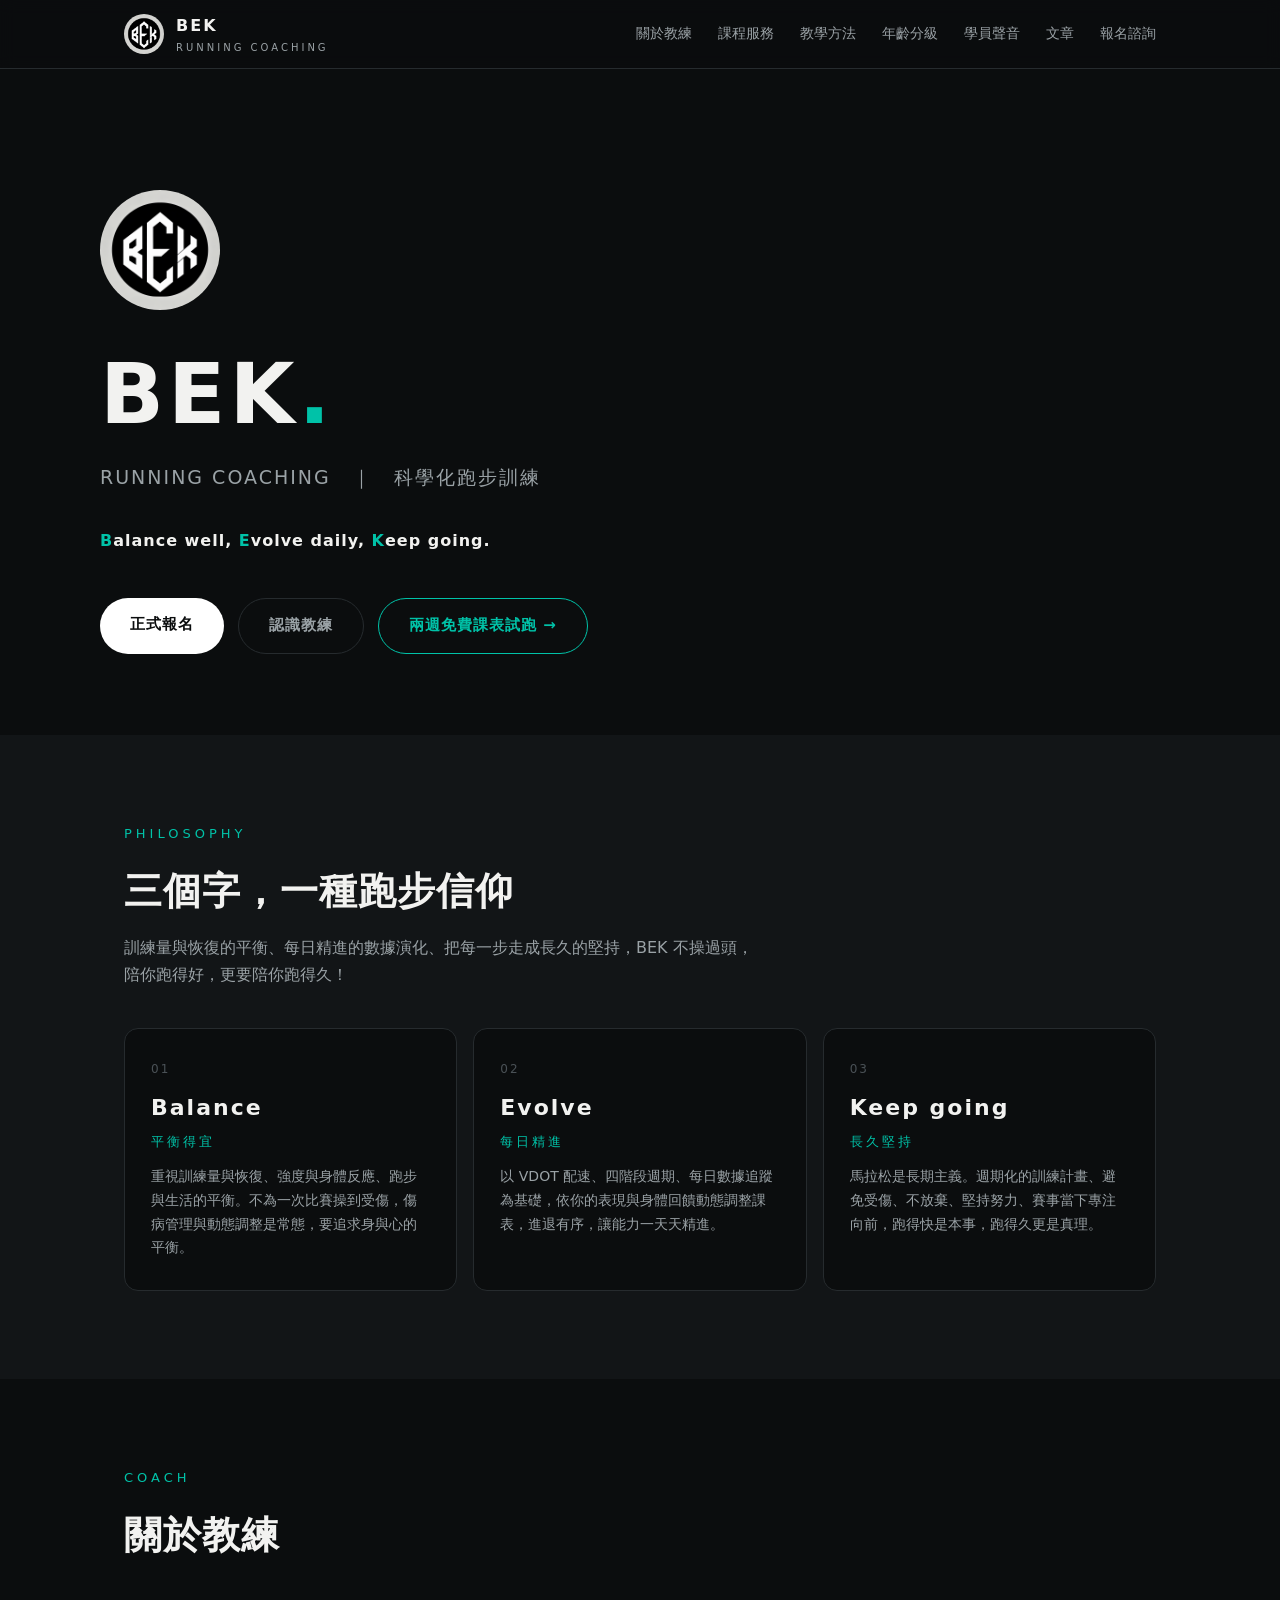
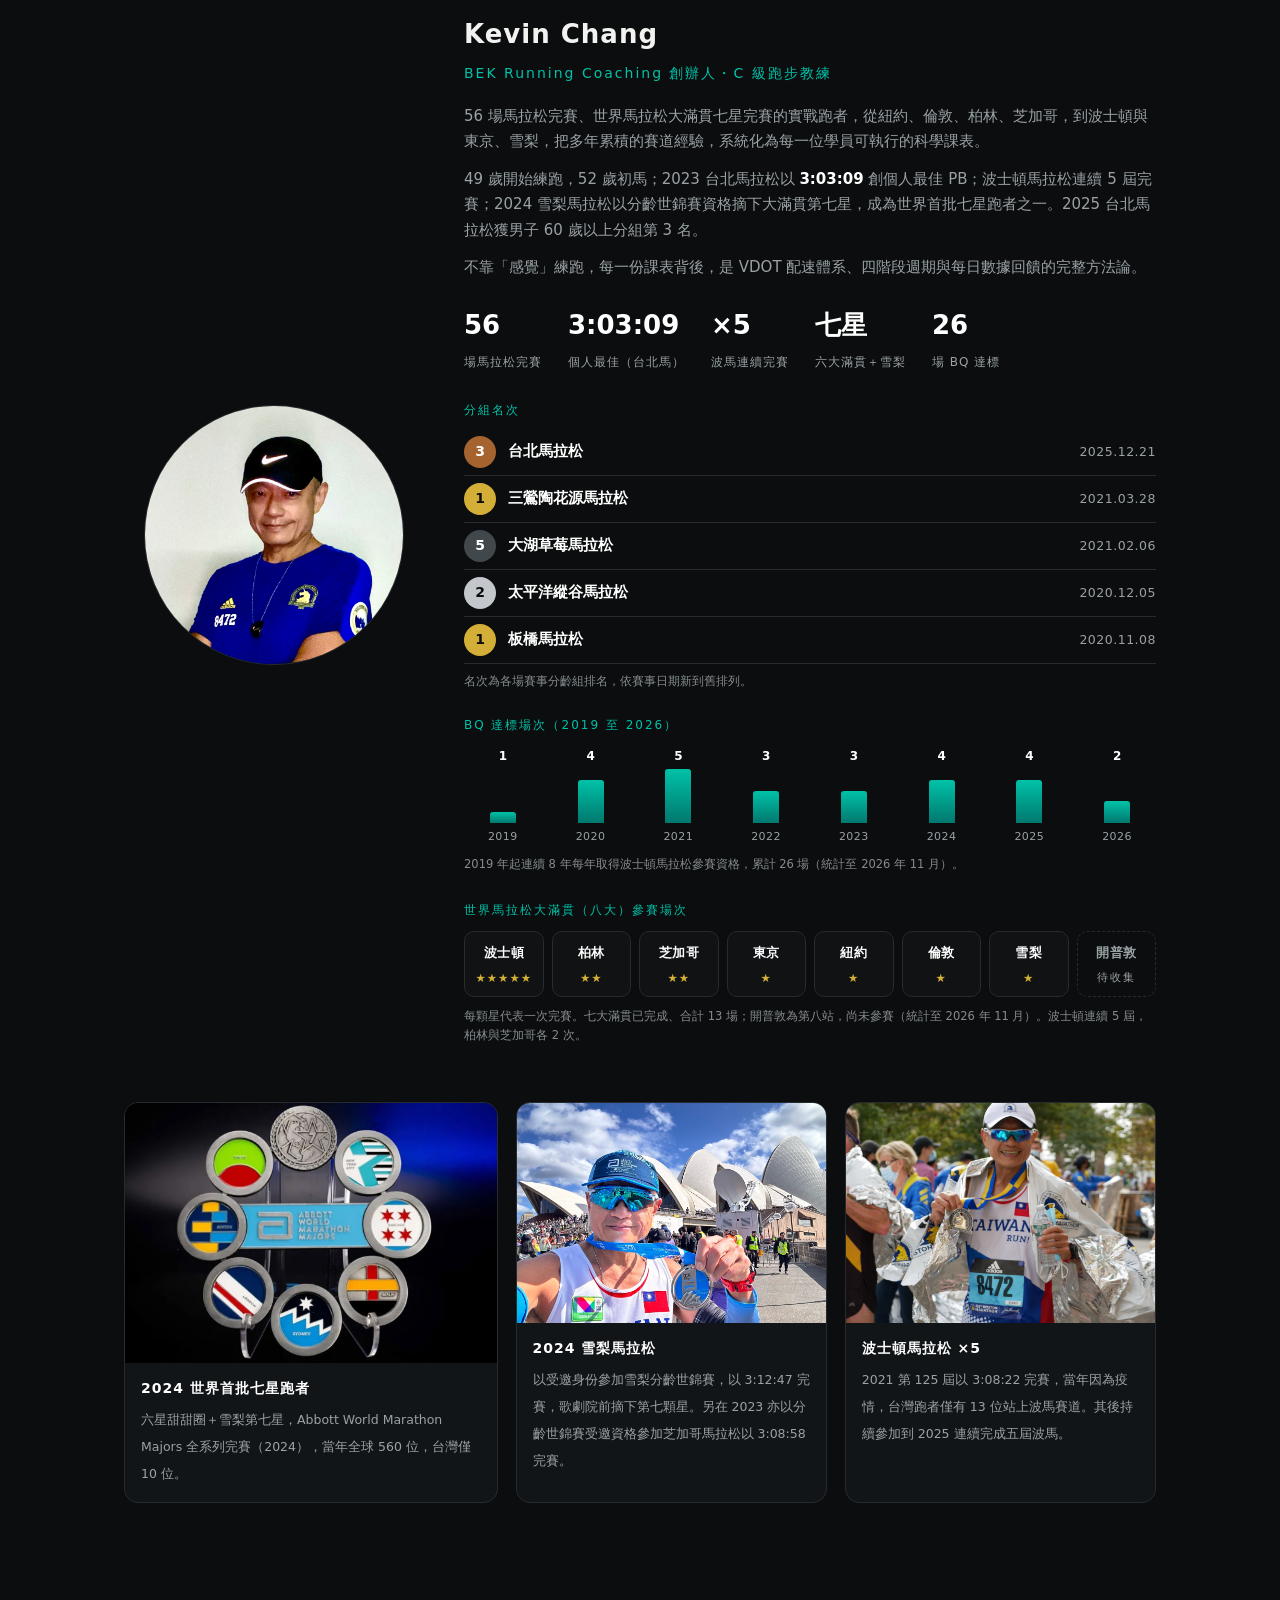
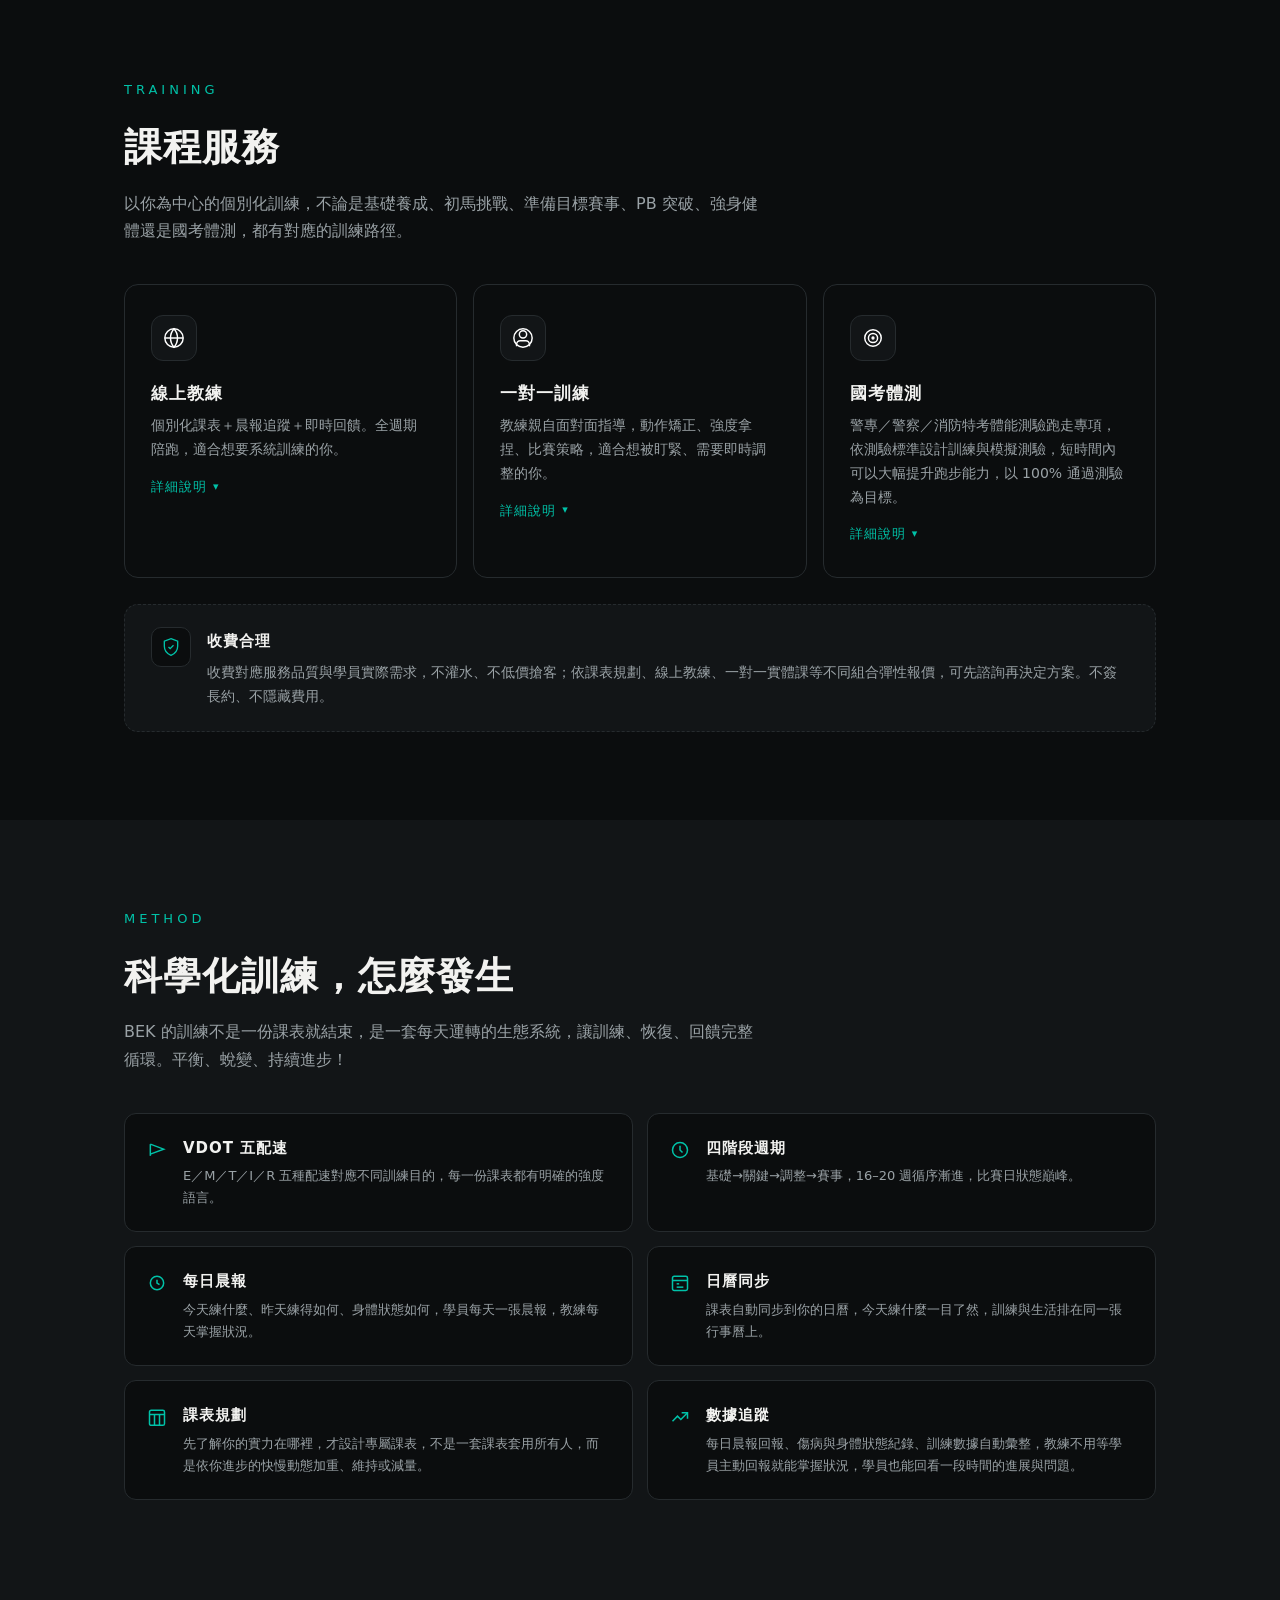
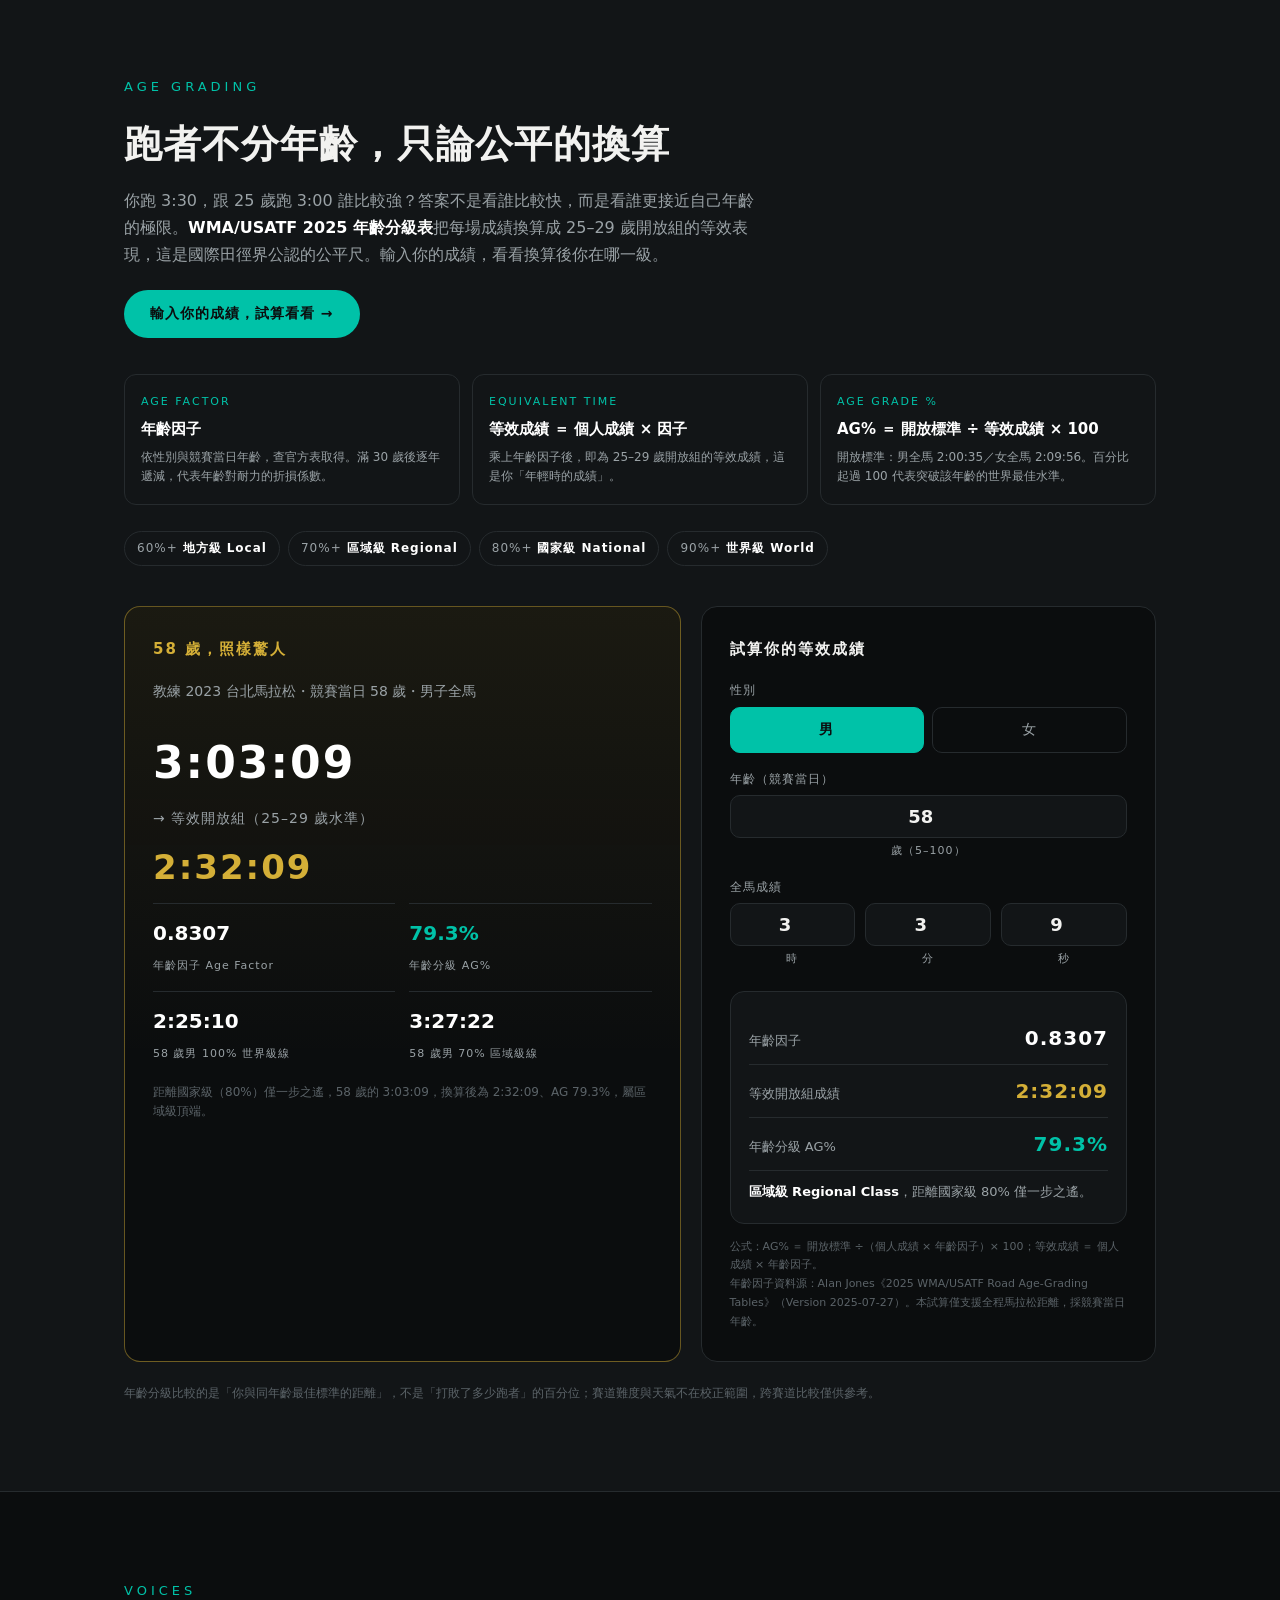
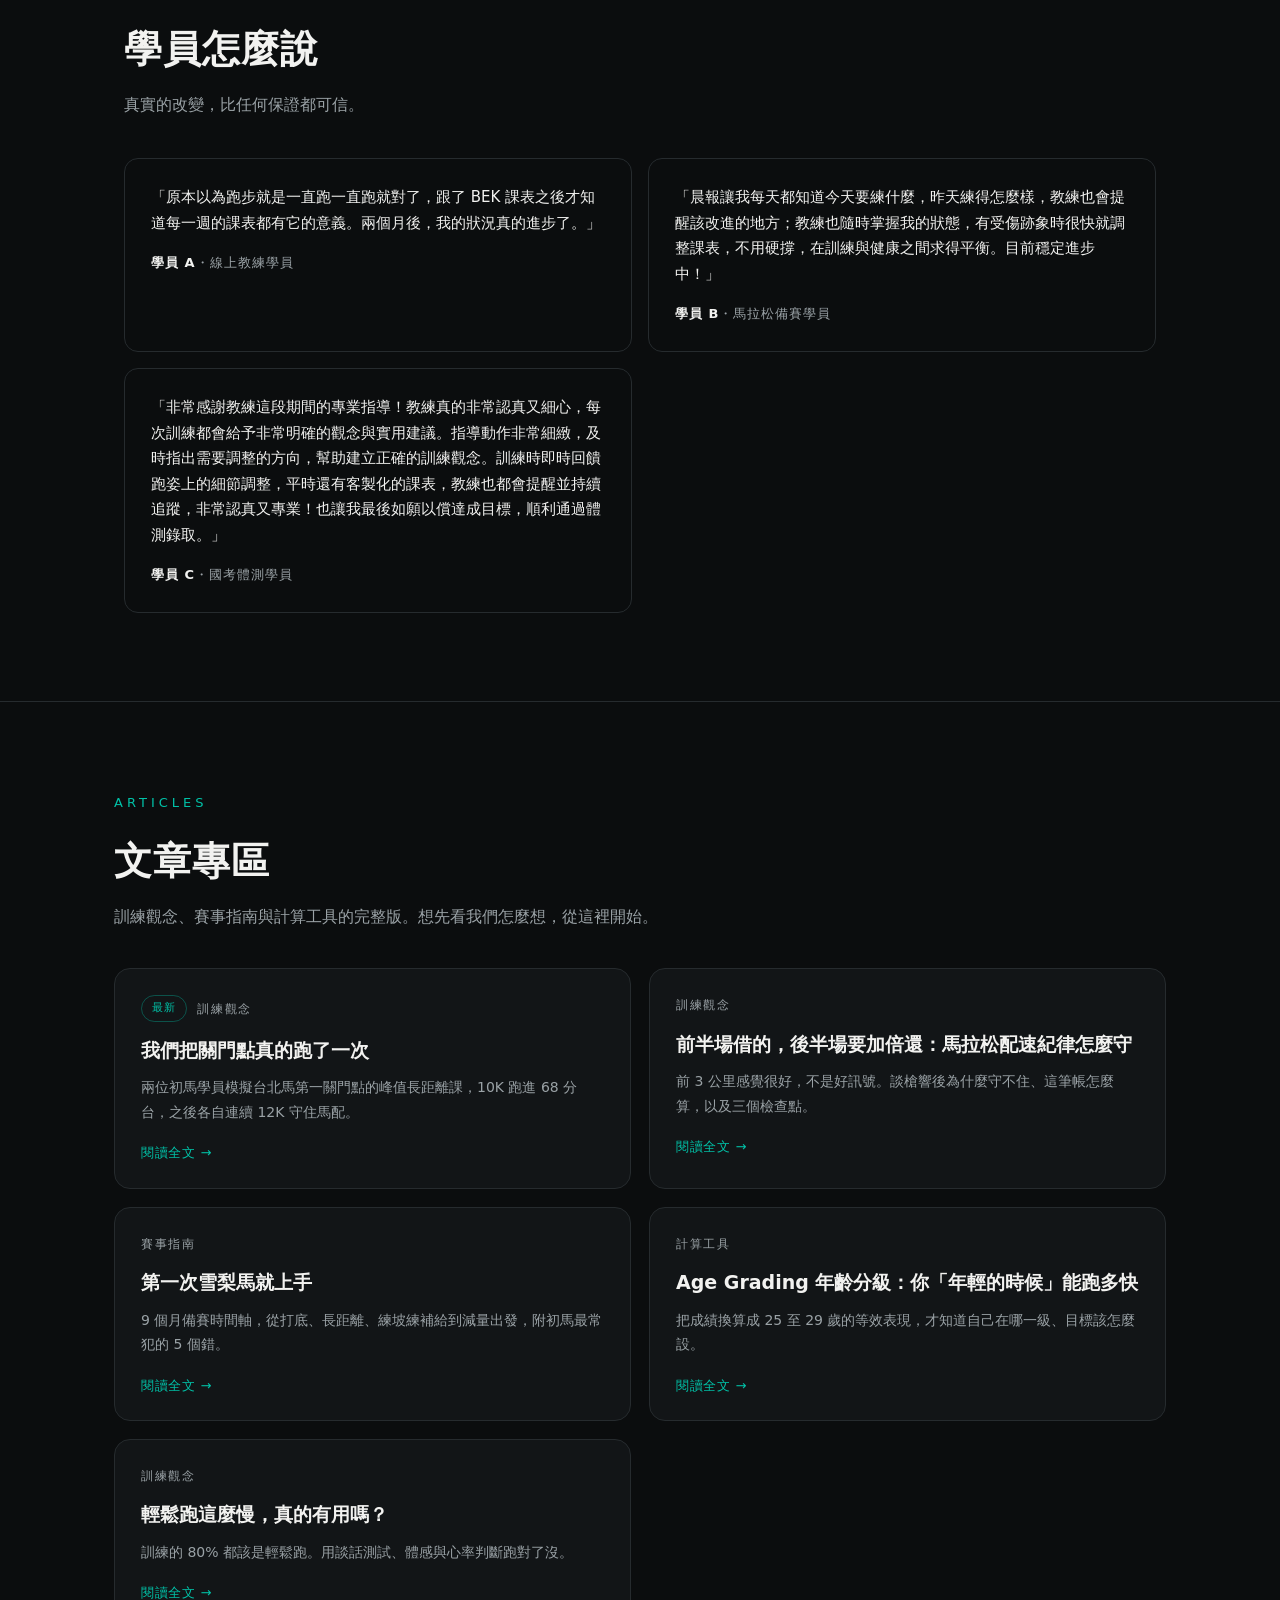
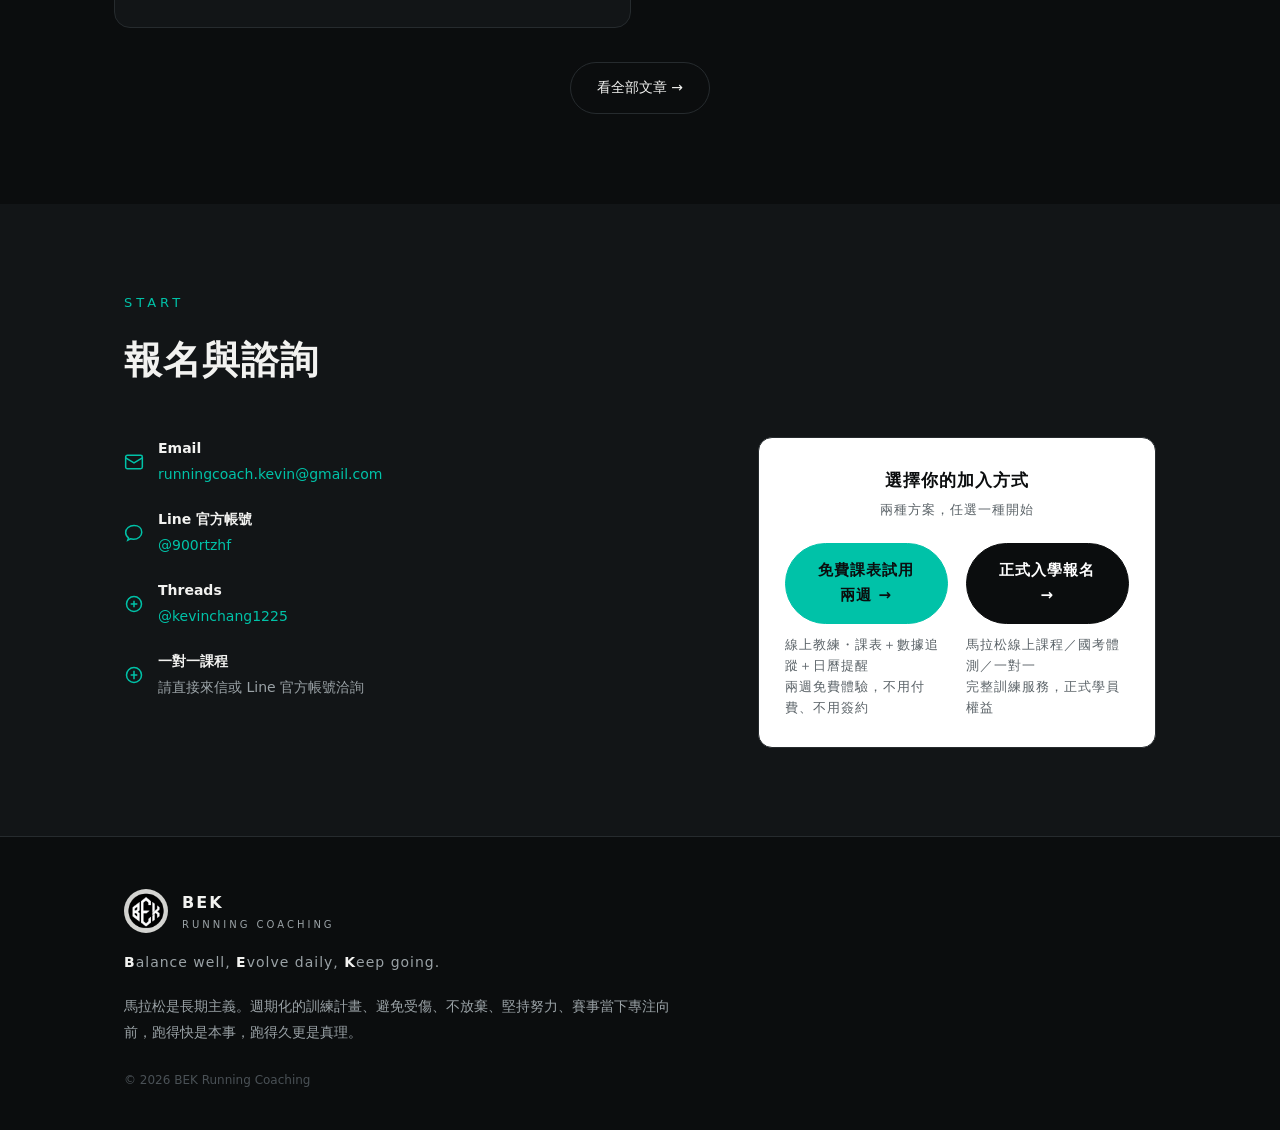
<file: index.html>
<!DOCTYPE html>
<html lang="zh-Hant">
<head>
<meta charset="UTF-8">
<meta name="viewport" content="width=device-width, initial-scale=1">
<link rel="canonical" href="https://bekrunning.tw/">
<link rel="icon" href="data:image/svg+xml,%3Csvg xmlns='http://www.w3.org/2000/svg' viewBox='0 0 100 100'%3E%3Ccircle cx='50' cy='50' r='48' fill='%2300c2a8'/%3E%3Ctext x='50' y='70' font-size='54' font-weight='800' text-anchor='middle' fill='%230b0d0e' font-family='sans-serif'%3EB%3C/text%3E%3C/svg%3E">
<title>BEK Running Coaching｜科學化跑步教練</title>
<meta name="description" content="BEK Running Coaching 科學化跑步教練。世界馬拉松大滿貫七星跑者 Kevin Chang，以 VDOT 配速體系、四階段週期與每日數據追蹤，提供線上教練、一對一訓練、國考體測等個別化課表服務。">
<meta property="og:title" content="BEK Running Coaching｜科學化跑步教練">
<meta property="og:description" content="世界馬拉松大滿貫七星跑者 Kevin Chang 的科學化跑步訓練，VDOT 配速、四階段週期、每日晨報追蹤，陪你跑得完、更要跑得久。">
<meta property="og:type" content="website">
<meta property="og:image" content="https://bekrunning.tw/assets/bek_logo.png">
<!-- Google Analytics 4 -->
<script async src="https://www.googletagmanager.com/gtag/js?id=G-4G0TJLPG4D"></script>
<script>
  window.dataLayer = window.dataLayer || [];
  function gtag(){dataLayer.push(arguments);}
  gtag('js', new Date());
  gtag('config', 'G-4G0TJLPG4D');
</script>
<style>
  :root{
    --bg:#0b0d0e;
    --bg2:#121517;
    --line:#262b2e;
    --tx:#f2f2f0;
    --tx2:#9aa2a6;
    --accent:#e8e8e6;
    --green:#00c2a8;
    --gold:#d4af37;
  }
  *{margin:0;padding:0;box-sizing:border-box}
  html{scroll-behavior:smooth}
  body{
    background:var(--bg);color:var(--tx);
    font-family:"PingFang TC","Noto Sans TC","Microsoft JhengHei",system-ui,-apple-system,sans-serif;
    line-height:1.7;
  }
  a{color:inherit;text-decoration:none}
  .wrap{max-width:1080px;margin:0 auto;padding:0 24px}
  section{padding:88px 0}
  .kicker{font-size:13px;letter-spacing:4px;color:var(--green);text-transform:uppercase;margin-bottom:14px}
  h2{font-size:clamp(26px,4vw,38px);font-weight:800;letter-spacing:1px;margin-bottom:10px}
  .sub{color:var(--tx2);font-size:16px;max-width:640px}
  .divider{height:1px;background:var(--line);border:0;margin:0}
  /* ===== header ===== */
  header{
    position:sticky;top:0;z-index:50;background:rgba(11,13,14,.92);
    backdrop-filter:blur(8px);border-bottom:1px solid var(--line);
  }
  .nav{display:flex;align-items:center;justify-content:space-between;height:68px}
  .brand{display:flex;align-items:center;gap:12px}
  .brand img{width:40px;height:40px;border-radius:50%}
  .brand-name{font-weight:800;letter-spacing:2px;font-size:16px}
  .brand-name small{display:block;font-size:10px;letter-spacing:3px;color:var(--tx2);font-weight:500}
  .nav-links{display:none;gap:26px;font-size:14px;color:var(--tx2)}
  .nav-links a:hover{color:#fff}
  .nav-toggle{display:flex;flex-direction:column;justify-content:center;gap:5px;width:42px;height:42px;padding:9px;cursor:pointer;border:1px solid var(--line);border-radius:8px;background:none}
  .nav-toggle span{display:block;height:2px;background:var(--tx);border-radius:2px;transition:transform .2s,opacity .2s}
  .nav.open .nav-toggle span:nth-child(1){transform:translateY(7px) rotate(45deg)}
  .nav.open .nav-toggle span:nth-child(2){opacity:0}
  .nav.open .nav-toggle span:nth-child(3){transform:translateY(-7px) rotate(-45deg)}
  @media(min-width:768px){.nav-links{display:flex}.nav-toggle{display:none}}
  @media(max-width:767px){
    .nav-links{position:absolute;top:68px;left:0;right:0;flex-direction:column;gap:0;background:rgba(11,13,14,.97);border-bottom:1px solid var(--line);padding:6px 18px 12px;max-height:0;overflow:hidden;transition:max-height .3s ease}
    .nav.open .nav-links{display:flex;max-height:460px}
    .nav-links a{padding:13px 4px;border-bottom:1px solid var(--line);font-size:17px;letter-spacing:1px}
    .nav-links a:last-child{border-bottom:0}
  }
  /* ===== hero ===== */
  .hero{display:flex;flex-direction:column;align-items:flex-start;justify-content:center;min-height:74vh;padding:120px 0 80px}
  .hero .logo-big{width:120px;height:120px;border-radius:50%;margin-bottom:36px}
  .hero h1{font-size:clamp(38px,8vw,84px);font-weight:900;letter-spacing:4px;line-height:1.15}
  .hero h1 .dot{color:var(--green)}
  .hero .tag{font-size:clamp(15px,2vw,19px);color:var(--tx2);margin-top:18px;letter-spacing:2px}
  .hero .slogan{margin-top:34px;font-size:16px;color:var(--tx);letter-spacing:1px;font-weight:600}
  .hero .slogan b{color:var(--green)}
  .cta-row{display:flex;flex-wrap:wrap;gap:14px;margin-top:44px}
  .btn{padding:14px 30px;border-radius:999px;font-size:15px;font-weight:700;letter-spacing:1px;display:inline-block}
  .btn-solid{background:#fff;color:#0b0d0e}
  .btn-solid:hover{background:var(--green);color:#0b0d0e}
  .btn-ghost{border:1px solid var(--line);color:var(--tx2)}
  .btn-ghost:hover{border-color:var(--tx);color:#fff}
  .btn-trial{border:1px solid var(--green);color:var(--green)}
  .btn-trial:hover{background:var(--green);color:#0b0d0e}
  .btn-formal{background:#0b0d0e;color:#fff;border:1px solid #0b0d0e}
  .btn-formal:hover{background:var(--gold);color:#0b0d0e;border-color:var(--gold)}
  .btn-trial-solid{background:var(--green);color:#0b0d0e;border:1px solid var(--green)}
  .btn-trial-solid:hover{background:#00a98f;color:#0b0d0e}
  .cta-box{border:1px solid var(--line);border-radius:14px;background:#fff;padding:28px 26px}
  .cta-box .tt{color:#0b0d0e;font-size:17px;font-weight:800;letter-spacing:1px;text-align:center}
  .cta-box .tt-sub{font-size:13px;color:#5b6368;letter-spacing:1px;text-align:center;margin-top:4px}
  .cta-duo{display:grid;grid-template-columns:1fr;gap:18px;margin-top:22px}
  @media(min-width:640px){.cta-duo{grid-template-columns:1fr 1fr}}
  .cta-card{display:flex;flex-direction:column;gap:10px}
  .cta-card .btn{width:100%;text-align:center}
  .cta-card p{font-size:12.5px;color:#5b6368;line-height:1.7;letter-spacing:1px}
  /* ===== three words ===== */
  .three{background:var(--bg2)}
  .cards{display:grid;grid-template-columns:1fr;gap:16px;margin-top:40px}
  @media(min-width:768px){.cards{grid-template-columns:repeat(3,1fr)}}
  .card{border:1px solid var(--line);border-radius:14px;padding:30px 26px;background:var(--bg)}
  .card .en{font-size:22px;font-weight:800;letter-spacing:2px}
  .card .zh{font-size:13px;color:var(--green);letter-spacing:3px;margin:4px 0 12px}
  .card p{color:var(--tx2);font-size:14px}
  .card .num{font-size:12px;color:#4a5156;letter-spacing:2px;margin-bottom:10px}
  /* ===== coach ===== */
  .coach-grid{display:grid;grid-template-columns:1fr;gap:40px;margin-top:44px;align-items:center}
  @media(min-width:768px){.coach-grid{grid-template-columns:300px 1fr}}
  .coach-avatar{width:260px;height:260px;border-radius:50%;border:1px solid var(--line);background:var(--bg2);overflow:hidden;flex-shrink:0;justify-self:center}
  .coach-avatar img{width:100%;height:100%;object-fit:cover;object-position:center 20%}
  .coach-info h3{font-size:26px;font-weight:800;letter-spacing:1px}
  .coach-info .role{color:var(--green);font-size:14px;letter-spacing:2px;margin:6px 0 18px}
  .coach-info p{color:var(--tx2);font-size:15px;margin-bottom:12px}
  .stats{display:flex;flex-wrap:wrap;gap:26px;margin-top:22px}
  .stat b{display:block;font-size:26px;font-weight:800;color:#fff}
  .stat span{font-size:12px;color:var(--tx2);letter-spacing:1px}
  /* 賽事名次牆（僅列分組名次，不列成績與總排名） */
  .races{margin-top:26px}
  .races .rt{font-size:12px;letter-spacing:2px;color:var(--green);margin-bottom:8px}
  .races .row{display:flex;align-items:center;gap:12px;padding:7px 0;border-bottom:1px solid var(--line)}
  .races .rk{flex:0 0 auto;width:32px;height:32px;border-radius:50%;display:flex;align-items:center;justify-content:center;font-size:14px;font-weight:800;color:#0b0d0e}
  .races .rk.g{background:#d4af37;color:#0b0d0e}
  .races .rk.s{background:#c3c7cb;color:#0b0d0e}
  .races .rk.b{background:#a5642f;color:#fff}
  .races .rk.n{background:#41484c;color:#fff}
  .races .nm{font-size:15px;color:#fff;font-weight:700;flex:1 1 auto;min-width:0}
  .races .dt{font-size:12.5px;color:var(--tx2);letter-spacing:.5px;flex:0 0 auto}
  .races .note{font-size:11.5px;color:var(--tx2);margin-top:8px;opacity:.85}
  @media(max-width:520px){.races .dt{display:none}}
  /* BQ 年度分布 */
  .bq{margin-top:24px}
  .bq .rt{font-size:12px;letter-spacing:2px;color:var(--green);margin-bottom:10px}
  .bq .bars{display:flex;gap:10px;align-items:flex-end}
  .bq .col{flex:1;text-align:center;min-width:0}
  .bq .col .c{font-size:12px;font-weight:700;color:#fff}
  .bq .col .bar{height:54px;display:flex;align-items:flex-end;justify-content:center;margin-top:3px}
  .bq .col .bar i{display:block;width:26px;margin:0 auto;border-radius:3px 3px 0 0;background:linear-gradient(180deg,var(--green),#00786e)}
  .bq .col .y{display:block;font-size:11px;color:var(--tx2);margin-top:5px;letter-spacing:.5px}
  .bq .note{font-size:11.5px;color:var(--tx2);margin-top:8px;opacity:.85}
  /* 大滿貫星圖：上排賽事名稱，下方星星＝參賽場次 */
  .majors{margin-top:26px}
  .majors .rt{font-size:12px;letter-spacing:2px;color:var(--green);margin-bottom:10px}
  .majors .grid{display:grid;grid-template-columns:repeat(4,1fr);gap:8px}
  @media(min-width:768px){.majors .grid{grid-template-columns:repeat(8,1fr)}}
  .majors .cell{border:1px solid var(--line);border-radius:10px;padding:10px 6px;text-align:center;background:rgba(255,255,255,.02)}
  .majors .cell b{display:block;font-size:12.5px;color:#fff;font-weight:700;letter-spacing:.5px}
  .majors .cell .st{display:block;font-size:11.5px;color:var(--gold);margin-top:7px;letter-spacing:1px;line-height:1.4;word-break:break-all}
  .majors .cell.todo{border-style:dashed;background:transparent}
  .majors .cell.todo b{color:var(--tx2)}
  .majors .cell.todo .st{color:var(--tx2);font-size:11px;letter-spacing:2px}
  .majors .note{font-size:11.5px;color:var(--tx2);margin-top:10px;opacity:.85}
  /* ===== achievement gallery ===== */
  .achieve{display:grid;grid-template-columns:1fr;gap:18px;margin-top:44px}
  @media(min-width:768px){.achieve{grid-template-columns:1.2fr 1fr 1fr}}
  .achieve-card{border:1px solid var(--line);border-radius:14px;overflow:hidden;background:var(--bg2)}
  .achieve-card .ph{height:220px;overflow:hidden}
  .achieve-card .ph img{width:100%;height:100%;object-fit:cover;display:block}
  .achieve-card.first .ph{height:260px}
  .achieve-card .cap{padding:14px 16px 16px}
  .achieve-card .cap b{display:block;font-size:14px;color:#fff;letter-spacing:1px;margin-bottom:4px}
  .achieve-card .cap span{font-size:12.5px;color:var(--tx2);line-height:1.6}
  /* ===== age grading ===== */
  .ag{background:var(--bg2)}
  .ag-grid{display:grid;grid-template-columns:1fr;gap:20px;margin-top:40px}
  @media(min-width:900px){.ag-grid{grid-template-columns:1.1fr .9fr}}
  .ag-card{border:1px solid var(--line);border-radius:16px;background:var(--bg);padding:30px 28px}
  .ag-card h4{font-size:15px;letter-spacing:2px;font-weight:800;margin-bottom:18px;color:var(--tx)}
  .formulas{display:grid;grid-template-columns:1fr;gap:12px;margin-bottom:26px}
  @media(min-width:640px){.formulas{grid-template-columns:repeat(3,1fr)}}
  .formula{border:1px solid var(--line);border-radius:12px;padding:18px 16px;background:var(--bg2)}
  .formula .f-en{font-size:11px;letter-spacing:2px;color:var(--green);margin-bottom:6px;text-transform:uppercase}
  .formula .f-num{font-size:15px;font-weight:700;color:#fff;line-height:1.5}
  .formula p{font-size:12px;color:var(--tx2);margin-top:8px;line-height:1.6}
  .grade-ladder{display:flex;flex-wrap:wrap;gap:8px;margin:20px 0 4px}
  .grade-chip{font-size:12px;letter-spacing:1px;padding:6px 12px;border-radius:999px;border:1px solid var(--line);color:var(--tx2)}
  .grade-chip b{color:#fff}
  .highlight{border:1px solid rgba(212,175,55,.45);background:linear-gradient(180deg,rgba(212,175,55,.08),rgba(212,175,55,0) 60%),var(--bg)}
  .highlight .ag-stats{display:grid;grid-template-columns:repeat(2,1fr);gap:14px;margin-top:6px}
  .highlight .ag-stats .ag-stat{border-top:1px solid var(--line);padding-top:12px}
  .highlight .ag-stats .ag-stat b{display:block;font-size:20px;font-weight:800;color:#fff}
  .highlight .ag-stats .ag-stat.gold b{color:var(--gold)}
  .highlight .ag-stats .ag-stat.green b{color:var(--green)}
  .highlight .ag-stats .ag-stat span{font-size:11px;color:var(--tx2);letter-spacing:1px}
  .ag-note{font-size:12px;color:#5b6368;margin-top:18px;line-height:1.6}
  /* ===== calculator ===== */
  .calc label{display:block;font-size:12px;letter-spacing:1px;color:var(--tx2);margin:16px 0 6px}
  .calc label:first-child{margin-top:0}
  .seg{display:flex;gap:8px}
  .seg-btn{flex:1;padding:10px 0;text-align:center;border-radius:10px;border:1px solid var(--line);font-size:14px;letter-spacing:2px;color:var(--tx2);cursor:pointer;transition:all .15s}
  .seg-btn.on{background:var(--green);border-color:var(--green);color:#0b0d0e;font-weight:800}
  .calc-row{display:flex;gap:10px;align-items:flex-end}
  .calc-field{flex:1}
  .calc-field input{width:100%;padding:10px 12px;border-radius:10px;border:1px solid var(--line);background:var(--bg2);color:var(--tx);font-size:18px;font-weight:700;text-align:center;outline:none;font-family:inherit}
  .calc-field input:focus{border-color:var(--green)}
  .calc-field span{display:block;font-size:11px;color:var(--tx2);text-align:center;margin-top:4px;letter-spacing:1px}
  .calc-result{margin-top:22px;border:1px solid var(--line);border-radius:14px;padding:20px 18px;background:var(--bg2)}
  .calc-result .out{display:flex;justify-content:space-between;align-items:baseline;border-bottom:1px solid var(--line);padding:9px 0}
  .calc-result .out:last-child{border-bottom:0}
  .calc-result .out .k{font-size:13px;color:var(--tx2)}
  .calc-result .out .v{font-size:20px;font-weight:800;color:#fff;letter-spacing:1px}
  .calc-result .out .v.green{color:var(--green)}
  .calc-result .out .v.gold{color:var(--gold)}
  .calc-result .grade-msg{font-size:13px;color:var(--tx2);margin-top:10px;line-height:1.7}
  .calc-result .grade-msg b{color:#fff}
  .calc-foot{font-size:11px;color:#5b6368;margin-top:14px;line-height:1.7}
  /* ===== courses ===== */
  .courses .cards{grid-template-columns:1fr}
  @media(min-width:768px){.courses .cards{grid-template-columns:repeat(3,1fr)}}
  .course-icon{width:46px;height:46px;border-radius:12px;background:var(--bg2);border:1px solid var(--line);display:flex;align-items:center;justify-content:center;margin-bottom:18px}
  .course-icon svg{width:22px;height:22px;stroke:#fff;fill:none;stroke-width:1.6}
  .course-toggle{display:inline-flex;align-items:center;gap:6px;margin-top:14px;font-size:13px;letter-spacing:1px;color:var(--green);cursor:pointer;user-select:none}
  .course-toggle .arrow{display:inline-block;transition:transform .2s;font-size:11px}
  .card.open .course-toggle .arrow{transform:rotate(180deg)}
  .course-detail{max-height:0;overflow:hidden;transition:max-height .3s ease}
  .card.open .course-detail{max-height:1200px}
  .course-detail-inner{margin-top:14px;padding-top:14px;border-top:1px solid var(--line)}
  .course-detail-inner p{color:var(--tx2);font-size:14px;line-height:1.8;margin-bottom:8px}
  .course-detail-inner p:last-child{margin-bottom:0}
  .course-detail-inner b{color:#fff}
  .fee-note{display:flex;gap:16px;align-items:flex-start;margin-top:26px;border:1px dashed var(--line);border-radius:14px;padding:22px 26px;background:var(--bg2)}
  .fee-note .fee-icon{width:40px;height:40px;border-radius:10px;background:var(--bg);border:1px solid var(--line);display:flex;align-items:center;justify-content:center;flex-shrink:0}
  .fee-note .fee-icon svg{width:20px;height:20px;stroke:var(--green);fill:none;stroke-width:1.6}
  .fee-note b{font-size:15px;letter-spacing:1px}
  .fee-note p{color:var(--tx2);font-size:13.5px;line-height:1.8;margin-top:6px}
  /* ===== method ===== */
  .method{background:var(--bg2)}
  .method-list{display:grid;grid-template-columns:1fr;gap:14px;margin-top:40px}
  @media(min-width:768px){.method-list{grid-template-columns:repeat(2,1fr)}}
  .m-item{display:flex;gap:16px;border:1px solid var(--line);border-radius:12px;padding:22px;background:var(--bg)}
  .m-item svg{width:20px;height:20px;stroke:var(--green);fill:none;stroke-width:1.8;flex-shrink:0;margin-top:4px}
  .m-item b{display:block;font-size:15px;margin-bottom:4px;letter-spacing:1px}
  .m-item p{color:var(--tx2);font-size:13px}
  /* ===== testimonials ===== */
  .t-list{display:grid;grid-template-columns:1fr;gap:16px;margin-top:40px}
  @media(min-width:768px){.t-list{grid-template-columns:repeat(2,1fr)}}
  .t-card{border:1px solid var(--line);border-radius:14px;padding:26px;background:var(--bg)}
  .t-card .quote{font-size:15px;color:var(--tx);margin-bottom:16px}
  .t-card .who{font-size:13px;color:var(--tx2);letter-spacing:1px}
  .t-card .who b{color:var(--tx)}
  .placeholder-note{font-size:12px;color:#5b6368;border:1px dashed #3a4043;border-radius:10px;padding:10px 14px;margin-top:20px}
  /* ===== contact ===== */
  .contact{background:var(--bg2)}
  .contact-grid{display:grid;grid-template-columns:1fr;gap:36px;margin-top:44px}
  @media(min-width:768px){.contact-grid{grid-template-columns:1.2fr .8fr}}
  .contact-item{display:flex;gap:14px;align-items:center;margin-bottom:20px}
  .contact-item svg{width:20px;height:20px;stroke:var(--green);fill:none;stroke-width:1.8;flex-shrink:0}
  .contact-item b{display:block;font-size:14px}
  .contact-item span{color:var(--tx2);font-size:14px}
  .qr-box{border:1px dashed #3a4043;border-radius:14px;padding:34px;text-align:center;color:#5b6368;font-size:14px;display:flex;align-items:center;justify-content:center;min-height:200px;letter-spacing:1px}
  /* ===== footer ===== */
  footer{border-top:1px solid var(--line);padding:52px 0 40px}
  .footer-brand{display:flex;align-items:center;gap:14px;margin-bottom:18px}
  .footer-brand img{width:44px;height:44px;border-radius:50%}
  .footer-brand .name{font-weight:800;letter-spacing:2px}
  .footer-brand .name small{display:block;font-size:10px;letter-spacing:3px;color:var(--tx2);font-weight:500}
  footer .slogan{color:var(--tx2);font-size:14px;letter-spacing:1px}
  footer .slogan b{color:var(--tx)}
  footer .copy{margin-top:24px;font-size:12px;color:#4a5156}
  /* ===== 手機版字體與間距放大 ===== */
  @media(max-width:767px){
    html{font-size:18px}
    body{font-size:18px;line-height:1.8}
    .wrap{padding:0 18px}
    section{padding:60px 0}
    .kicker{font-size:13px;letter-spacing:3px;margin-bottom:10px}
    h2{font-size:28px;margin-bottom:10px;letter-spacing:1px}
    .sub{font-size:17px;line-height:1.85}
    .hero{min-height:auto;padding:80px 0 56px}
    .hero .logo-big{width:100px;height:100px;margin-bottom:24px}
    .hero h1{font-size:56px;letter-spacing:3px}
    .hero .tag{font-size:16px;letter-spacing:1px;margin-top:14px}
    .hero .slogan{font-size:16px;margin-top:24px}
    .cta-row{margin-top:32px;gap:8px;flex-wrap:nowrap}
    .btn{padding:10px 14px;font-size:13px;letter-spacing:0.5px;white-space:nowrap}
    .card{padding:26px 22px}
    .card .en{font-size:20px}
    .card .zh{font-size:14px;margin:4px 0 10px}
    .card p{font-size:16px;line-height:1.8}
    .coach-grid{gap:28px;margin-top:28px}
    .coach-avatar{width:200px;height:200px}
    .coach-info h3{font-size:24px}
    .coach-info .role{font-size:14px;margin:6px 0 14px}
    .coach-info p{font-size:17px;margin-bottom:14px;line-height:1.85}
    .stats{gap:22px;margin-top:18px}
    .stat b{font-size:24px}
    .stat span{font-size:13px}
    .achieve{gap:14px;margin-top:28px}
    .achieve-card .ph{height:220px}
    .achieve-card .ph img{object-position:center 25%}
    .achieve-card.first .ph{height:260px}
    .achieve-card.first .ph img{object-position:center}
    .achieve-card .cap{padding:14px 16px 16px}
    .achieve-card .cap b{font-size:16px}
    .achieve-card .cap span{font-size:14.5px;line-height:1.75}
    .ag-card{padding:26px 22px}
    .ag-card h4{font-size:17px;margin-bottom:14px}
    .formula{padding:18px 16px}
    .formula .f-en{font-size:12px}
    .formula .f-num{font-size:16px}
    .formula p{font-size:14px;line-height:1.75;margin-top:8px}
    .grade-chip{font-size:13px;padding:7px 14px}
    .highlight .ag-stats{gap:12px}
    .highlight .ag-stats .ag-stat b{font-size:20px}
    .highlight .ag-stats .ag-stat span{font-size:12px}
    .ag-note{font-size:14px;line-height:1.75}
    .calc label{font-size:14px;margin:16px 0 6px}
    .seg-btn{font-size:16px;padding:13px 0}
    .calc-field input{font-size:20px;padding:13px}
    .calc-field span{font-size:13px}
    .calc-result{padding:20px 18px}
    .calc-result .out .k{font-size:15px}
    .calc-result .out .v{font-size:22px}
    .calc-result .grade-msg{font-size:15px;line-height:1.8}
    .calc-foot{font-size:13.5px;line-height:1.75}
    .course-icon{width:44px;height:44px;margin-bottom:14px}
    .course-icon svg{width:22px;height:22px}
    .m-item{padding:22px 20px;gap:14px}
    .m-item b{font-size:17px}
    .m-item p{font-size:15.5px;line-height:1.8}
    .t-card{padding:24px 22px}
    .t-card .quote{font-size:17px;line-height:1.85;margin-bottom:14px}
    .t-card .who{font-size:14px}
    .placeholder-note{font-size:13.5px}
    .contact-item{margin-bottom:18px}
    .contact-item b{font-size:16px}
    .contact-item span{font-size:16px;line-height:1.7}
    .qr-box{font-size:15px;padding:30px;min-height:170px}
    footer{padding:44px 0 32px}
    footer .slogan{font-size:15px;line-height:1.7}
    footer .copy{font-size:13px}
  }

  /* ===== 文章專區 ===== */
  .artsec{padding:90px 20px;border-top:1px solid var(--line)}
  .artsec .wrap{max-width:1100px;margin:0 auto}
  .art-grid{display:grid;grid-template-columns:repeat(2,1fr);gap:18px;margin-top:38px}
  .art-card{display:block;border:1px solid var(--line);border-radius:16px;padding:26px 26px 22px;background:var(--bg2);transition:border-color .25s,transform .25s}
  .art-card:hover{border-color:var(--green);transform:translateY(-3px)}
  .art-meta{display:flex;align-items:center;gap:10px;font-size:12px;letter-spacing:.14em;text-transform:uppercase;color:var(--tx2)}
  .art-tag{color:var(--green);border:1px solid rgba(0,194,168,.35);border-radius:999px;padding:3px 10px;font-size:11px;letter-spacing:.1em}
  .art-title{font-size:19px;font-weight:700;line-height:1.55;margin:14px 0 10px}
  .art-desc{font-size:14px;color:var(--tx2);line-height:1.75}
  .art-more{display:inline-flex;align-items:center;gap:8px;margin-top:18px;font-size:13px;color:var(--green);letter-spacing:.05em}
  .art-foot{text-align:center;margin-top:34px}
  .art-foot a{display:inline-flex;align-items:center;gap:8px;border:1px solid var(--line);border-radius:999px;padding:13px 26px;font-size:14px;color:var(--tx);transition:border-color .25s,color .25s}
  .art-foot a:hover{border-color:var(--green);color:var(--green)}
  @media(max-width:760px){.art-grid{grid-template-columns:1fr}.artsec{padding:64px 18px}.art-title{font-size:17px}}
</style>
<script type="application/ld+json">
{
  "@context": "https://schema.org",
  "@graph": [
    {
      "@context": "https://schema.org",
      "@type": "Organization",
      "@id": "https://bekrunning.tw/#organization",
      "name": "BEK Running Coaching",
      "url": "https://bekrunning.tw/",
      "logo": {
        "@type": "ImageObject",
        "url": "https://bekrunning.tw/assets/bek_logo.png",
        "width": 2048,
        "height": 2048
      },
      "description": "科學化跑步教練，以 VDOT 配速體系、四階段週期與每日數據追蹤，提供線上教練、一對一訓練與國考體測的個別化課表。",
      "founder": {
        "@type": "Person",
        "name": "Kevin Chang",
        "jobTitle": "跑步教練"
      },
      "sameAs": [
        "https://www.threads.com/@kevinchang1225",
        "https://line.me/R/ti/p/@900rtzhf"
      ]
    },
    {
      "@context": "https://schema.org",
      "@type": "WebSite",
      "@id": "https://bekrunning.tw/#website",
      "url": "https://bekrunning.tw/",
      "name": "BEK Running Coaching",
      "inLanguage": "zh-Hant",
      "publisher": {
        "@id": "https://bekrunning.tw/#organization"
      }
    }
  ]
}
</script>
</head>
<body>

<!-- ===== header ===== -->
<header>
  <div class="wrap nav">
    <div class="brand">
      <img src="assets/bek_logo.png" alt="BEK logo">
      <div class="brand-name">BEK<small>RUNNING COACHING</small></div>
    </div>
    <nav class="nav-links">
      <a href="#coach">關於教練</a>
      <a href="#courses">課程服務</a>
      <a href="#method">教學方法</a>
      <a href="#agegrade">年齡分級</a>
      <a href="#voice">學員聲音</a>
      <a href="articles/">文章</a>
      <a href="#contact">報名諮詢</a>
    </nav>
    <button class="nav-toggle" id="navToggle" aria-label="開啟選單" aria-expanded="false">
      <span></span><span></span><span></span>
    </button>
  </div>
</header>

<!-- ===== hero ===== -->
<div class="wrap hero" id="top">
  <img class="logo-big" src="assets/bek_logo.png" alt="BEK logo">
  <h1>BEK<span class="dot">.</span></h1>
  <div class="tag">RUNNING COACHING　｜　科學化跑步訓練</div>
  <div class="slogan"><b>B</b>alance well, <b>E</b>volve daily, <b>K</b>eep going.</div>
  <div class="cta-row">
    <a class="btn btn-solid" href="https://docs.google.com/forms/d/e/1FAIpQLSdY0_wsC60HdaIzPejDDMAny6PMgExQtT8qJh_KctBe36clcQ/viewform" target="_blank" rel="noopener">正式報名</a>
    <a class="btn btn-ghost" href="#coach">認識教練</a>
    <a class="btn btn-trial" href="https://docs.google.com/forms/d/e/1FAIpQLSer5gVPIOGytSS3Gw02CIEuRLFRTuhR7U0OCxyc6R8p1sWGNg/viewform" target="_blank" rel="noopener">兩週免費課表試跑 →</a>
  </div>
</div>

<!-- ===== three words ===== -->
<section class="three" id="philosophy">
  <div class="wrap">
    <div class="kicker">Philosophy</div>
    <h2>三個字，一種跑步信仰</h2>
    <p class="sub">訓練量與恢復的平衡、每日精進的數據演化、把每一步走成長久的堅持，BEK 不操過頭，陪你跑得好，更要陪你跑得久！</p>
    <div class="cards">
      <div class="card"><div class="num">01</div><div class="en">Balance</div><div class="zh">平衡得宜</div><p>重視訓練量與恢復、強度與身體反應、跑步與生活的平衡。不為一次比賽操到受傷，傷病管理與動態調整是常態，要追求身與心的平衡。</p></div>
      <div class="card"><div class="num">02</div><div class="en">Evolve</div><div class="zh">每日精進</div><p>以 VDOT 配速、四階段週期、每日數據追蹤為基礎，依你的表現與身體回饋動態調整課表，進退有序，讓能力一天天精進。</p></div>
      <div class="card"><div class="num">03</div><div class="en">Keep going</div><div class="zh">長久堅持</div><p>馬拉松是長期主義。週期化的訓練計畫、避免受傷、不放棄、堅持努力、賽事當下專注向前，跑得快是本事，跑得久更是真理。</p></div>
    </div>
  </div>
</section>

<!-- ===== coach ===== -->
<section id="coach">
  <div class="wrap">
    <div class="kicker">Coach</div>
    <h2>關於教練</h2>
    <div class="coach-grid">
      <div class="coach-avatar"><img src="assets/coach_kevin.jpg" alt="教練 Kevin Chang 2021 波士頓馬拉松"></div>
      <div class="coach-info">
        <h3>Kevin Chang</h3>
        <div class="role">BEK Running Coaching 創辦人・C 級跑步教練</div>
        <p>56 場馬拉松完賽、世界馬拉松大滿貫七星完賽的實戰跑者，從紐約、倫敦、柏林、芝加哥，到波士頓與東京、雪梨，把多年累積的賽道經驗，系統化為每一位學員可執行的科學課表。</p>
        <p>49 歲開始練跑，52 歲初馬；2023 台北馬拉松以 <b style="color:#fff">3:03:09</b> 創個人最佳 PB；波士頓馬拉松連續 5 屆完賽；2024 雪梨馬拉松以分齡世錦賽資格摘下大滿貫第七星，成為世界首批七星跑者之一。2025 台北馬拉松獲男子 60 歲以上分組第 3 名。</p>
        <p>不靠「感覺」練跑，每一份課表背後，是 VDOT 配速體系、四階段週期與每日數據回饋的完整方法論。</p>
        <div class="stats">
          <div class="stat"><b>56</b><span>場馬拉松完賽</span></div>
          <div class="stat"><b>3:03:09</b><span>個人最佳（台北馬）</span></div>
          <div class="stat"><b>×5</b><span>波馬連續完賽</span></div>
          <div class="stat"><b>七星</b><span>六大滿貫＋雪梨</span></div>
          <div class="stat"><b>26</b><span>場 BQ 達標</span></div>
        </div>
        <div class="races">
          <div class="rt">分組名次</div>
          <div class="row"><b class="rk b">3</b><span class="nm">台北馬拉松</span><span class="dt">2025.12.21</span></div>
          <div class="row"><b class="rk g">1</b><span class="nm">三鶯陶花源馬拉松</span><span class="dt">2021.03.28</span></div>
          <div class="row"><b class="rk n">5</b><span class="nm">大湖草莓馬拉松</span><span class="dt">2021.02.06</span></div>
          <div class="row"><b class="rk s">2</b><span class="nm">太平洋縱谷馬拉松</span><span class="dt">2020.12.05</span></div>
          <div class="row"><b class="rk g">1</b><span class="nm">板橋馬拉松</span><span class="dt">2020.11.08</span></div>
          <p class="note">名次為各場賽事分齡組排名，依賽事日期新到舊排列。</p>
        </div>
        <div class="bq">
          <div class="rt">BQ 達標場次（2019 至 2026）</div>
          <div class="bars">
            <div class="col"><div class="c">1</div><div class="bar"><i style="height:11px"></i></div><span class="y">2019</span></div>
            <div class="col"><div class="c">4</div><div class="bar"><i style="height:43px"></i></div><span class="y">2020</span></div>
            <div class="col"><div class="c">5</div><div class="bar"><i style="height:54px"></i></div><span class="y">2021</span></div>
            <div class="col"><div class="c">3</div><div class="bar"><i style="height:32px"></i></div><span class="y">2022</span></div>
            <div class="col"><div class="c">3</div><div class="bar"><i style="height:32px"></i></div><span class="y">2023</span></div>
            <div class="col"><div class="c">4</div><div class="bar"><i style="height:43px"></i></div><span class="y">2024</span></div>
            <div class="col"><div class="c">4</div><div class="bar"><i style="height:43px"></i></div><span class="y">2025</span></div>
            <div class="col"><div class="c">2</div><div class="bar"><i style="height:22px"></i></div><span class="y">2026</span></div>
          </div>
          <p class="note">2019 年起連續 8 年每年取得波士頓馬拉松參賽資格，累計 26 場（統計至 2026 年 11 月）。</p>
        </div>
        <div class="majors">
          <div class="rt">世界馬拉松大滿貫（八大）參賽場次</div>
          <div class="grid">
            <div class="cell"><b>波士頓</b><span class="st">★★★★★</span></div>
            <div class="cell"><b>柏林</b><span class="st">★★</span></div>
            <div class="cell"><b>芝加哥</b><span class="st">★★</span></div>
            <div class="cell"><b>東京</b><span class="st">★</span></div>
            <div class="cell"><b>紐約</b><span class="st">★</span></div>
            <div class="cell"><b>倫敦</b><span class="st">★</span></div>
            <div class="cell"><b>雪梨</b><span class="st">★</span></div>
            <div class="cell todo"><b>開普敦</b><span class="st">待收集</span></div>
          </div>
          <p class="note">每顆星代表一次完賽。七大滿貫已完成、合計 13 場；開普敦為第八站，尚未參賽（統計至 2026 年 11 月）。波士頓連續 5 屆，柏林與芝加哥各 2 次。</p>
        </div>
      </div>
    </div>
    <div class="achieve">
      <div class="achieve-card first">
        <div class="ph"><img src="assets/achievement_sevenstar.jpg" alt="世界馬拉松大滿貫七星甜甜圈獎牌"></div>
        <div class="cap"><b>2024 世界首批七星跑者</b><span>六星甜甜圈＋雪梨第七星，Abbott World Marathon Majors 全系列完賽（2024），當年全球 560 位，台灣僅 10 位。</span></div>
      </div>
      <div class="achieve-card">
        <div class="ph"><img src="assets/achievement_sydney.jpg" alt="雪梨歌劇院前手持獎牌"></div>
        <div class="cap"><b>2024 雪梨馬拉松</b><span>以受邀身份參加雪梨分齡世錦賽，以 3:12:47 完賽，歌劇院前摘下第七顆星。另在 2023 亦以分齡世錦賽受邀資格參加芝加哥馬拉松以 3:08:58 完賽。</span></div>
      </div>
      <div class="achieve-card">
        <div class="ph"><img src="assets/achievement_boston.jpg" alt="2021 波士頓馬拉松完賽"></div>
        <div class="cap"><b>波士頓馬拉松 ×5</b><span>2021 第 125 屆以 3:08:22 完賽，當年因為疫情，台灣跑者僅有 13 位站上波馬賽道。其後持續參加到 2025 連續完成五屆波馬。</span></div>
      </div>
    </div>
  </div>
</section>

<!-- ===== courses ===== -->
<section id="courses" class="courses">
  <div class="wrap">
    <div class="kicker">Training</div>
    <h2>課程服務</h2>
    <p class="sub">以你為中心的個別化訓練，不論是基礎養成、初馬挑戰、準備目標賽事、PB 突破、強身健體還是國考體測，都有對應的訓練路徑。</p>
    <div class="cards">
      <div class="card">
        <div class="course-icon"><svg viewBox="0 0 24 24"><path d="M12 2a10 10 0 1 0 10 10A10 10 0 0 0 12 2z"/><path d="M2 12h20"/><path d="M12 2a15 15 0 0 1 0 20 15 15 0 0 1 0-20z"/></svg></div>
        <div class="en" style="font-size:17px;letter-spacing:1px">線上教練</div>
        <p style="margin-top:6px;color:var(--tx2);font-size:14px">個別化課表＋晨報追蹤＋即時回饋。全週期陪跑，適合想要系統訓練的你。</p>
        <div class="course-toggle" onclick="this.closest('.card').classList.toggle('open')">詳細說明 <span class="arrow">▾</span></div>
        <div class="course-detail"><div class="course-detail-inner">
          <p>適合對象：自己已有跑步習慣，也可能有參加實體跑班，但平日缺乏系統化課表，需要外部紀律把關，練完有教練回饋指導的跑者。</p>
          <p>包含內容：每週客製課表（VDOT 五配速 E/M/T/I/R）、配合賽事目標規劃、每日晨報回報機制、線上即時回饋、健康狀態監控、訓練日曆即時同步推送、每月進度檢討。</p>
          <p>進行方式：學員自主訓練，透過專用 App 回報每次訓練數據，教練審視並給予評註指導，根據週期表現彈性調整課表；不受時間地點限制。</p>
          <p>計費方式：可以月為單位訂購，也可以特定週期計算（例如從現在到目標賽事日），依你的目標彈性規劃。</p>
        </div></div>
      </div>
      <div class="card">
        <div class="course-icon"><svg viewBox="0 0 24 24"><circle cx="12" cy="12" r="10"/><path d="M12 12a4 4 0 1 0 0-8 4 4 0 0 0 0 8z"/><path d="M5 21v-2a4 4 0 0 1 4-4h6a4 4 0 0 1 4 4v2"/></svg></div>
        <div class="en" style="font-size:17px;letter-spacing:1px">一對一訓練</div>
        <p style="margin-top:6px;color:var(--tx2);font-size:14px">教練親自面對面指導，動作矯正、強度拿捏、比賽策略，適合想被盯緊、需要即時調整的你。</p>
        <div class="course-toggle" onclick="this.closest('.card').classList.toggle('open')">詳細說明 <span class="arrow">▾</span></div>
        <div class="course-detail"><div class="course-detail-inner">
          <p>適合對象：需要實地動作指導、矯正跑姿、強度把關、或備賽期需要即時策略調整的跑者。</p>
          <p>包含內容：實體課堂跑姿矯正、品質課執行帶跑、配速實戰、賽前策略討論、傷病風險即時管理、參賽經驗指導等。</p>
          <p>進行方式：依排課約定時間地點集合（雙北地區為主），實體指導與線上雙軌進行；同時享有線上教練的晨報與課表支援。</p>
          <p>一對一學員名額有限，請直接聯繫教練洽詢安排。</p>
        </div></div>
      </div>
      <div class="card">
        <div class="course-icon"><svg viewBox="0 0 24 24"><circle cx="12" cy="12" r="9"/><circle cx="12" cy="12" r="5"/><circle cx="12" cy="12" r="1"/></svg></div>
        <div class="en" style="font-size:17px;letter-spacing:1px">國考體測</div>
        <p style="margin-top:6px;color:var(--tx2);font-size:14px">警專／警察／消防特考體能測驗跑走專項，依測驗標準設計訓練與模擬測驗，短時間內可以大幅提升跑步能力，以 100% 通過測驗為目標。</p>
        <div class="course-toggle" onclick="this.closest('.card').classList.toggle('open')">詳細說明 <span class="arrow">▾</span></div>
        <div class="course-detail"><div class="course-detail-inner">
          <p>適合對象：準備警專、警察特考、消防特考等等各項體能測驗的考生。</p>
          <p>包含內容：依官方測驗標準（跑走項目）設計專項訓練、模擬測驗配速、體能基礎建立、考前調整。</p>
          <p>特色：短期衝刺特訓，以通過測驗為唯一目標；學員必須同意完全配合教練指導進行訓練。</p>
        </div></div>
      </div>
    </div>
    <div class="fee-note">
      <div class="fee-icon"><svg viewBox="0 0 24 24"><path d="M12 2l8 3v6c0 5-3.5 9-8 11-4.5-2-8-6-8-11V5z"/><path d="M9 12l2 2 4-4"/></svg></div>
      <div>
        <b>收費合理</b>
        <p>收費對應服務品質與學員實際需求，不灌水、不低價搶客；依課表規劃、線上教練、一對一實體課等不同組合彈性報價，可先諮詢再決定方案。不簽長約、不隱藏費用。</p>
      </div>
    </div>
  </div>
</section>

<!-- ===== method ===== -->
<section class="method" id="method">
  <div class="wrap">
    <div class="kicker">Method</div>
    <h2>科學化訓練，怎麼發生</h2>
    <p class="sub">BEK 的訓練不是一份課表就結束，是一套每天運轉的生態系統，讓訓練、恢復、回饋完整循環。平衡、蛻變、持續進步！</p>
    <div class="method-list">
      <div class="m-item"><svg viewBox="0 0 24 24"><path d="M4 19V5"/><path d="M4 5l16 6-16 6"/></svg><div><b>VDOT 五配速</b><p>E／M／T／I／R 五種配速對應不同訓練目的，每一份課表都有明確的強度語言。</p></div></div>
      <div class="m-item"><svg viewBox="0 0 24 24"><circle cx="12" cy="12" r="9"/><path d="M12 7v5l3 3"/></svg><div><b>四階段週期</b><p>基礎→關鍵→調整→賽事，16–20 週循序漸進，比賽日狀態巔峰。</p></div></div>
      <div class="m-item"><svg viewBox="0 0 24 24"><path d="M12 20a8 8 0 1 0 0-16 8 8 0 0 0 0 16z"/><path d="M12 8v4l3 2"/></svg><div><b>每日晨報</b><p>今天練什麼、昨天練得如何、身體狀態如何，學員每天一張晨報，教練每天掌握狀況。</p></div></div>
      <div class="m-item"><svg viewBox="0 0 24 24"><rect x="3" y="4" width="18" height="17" rx="2"/><path d="M3 9h18"/><path d="M8 13h3"/><path d="M8 17h8"/></svg><div><b>日曆同步</b><p>課表自動同步到你的日曆，今天練什麼一目了然，訓練與生活排在同一張行事曆上。</p></div></div>
      <div class="m-item"><svg viewBox="0 0 24 24"><rect x="3" y="4" width="18" height="18" rx="2"/><path d="M3 9h18"/><path d="M9 22V9"/><path d="M15 22V9"/></svg><div><b>課表規劃</b><p>先了解你的實力在哪裡，才設計專屬課表，不是一套課表套用所有人，而是依你進步的快慢動態加重、維持或減量。</p></div></div>
      <div class="m-item"><svg viewBox="0 0 24 24"><path d="M3 17l6-6 4 4 8-8"/><path d="M14 7h7v7"/></svg><div><b>數據追蹤</b><p>每日晨報回報、傷病與身體狀態紀錄、訓練數據自動彙整，教練不用等學員主動回報就能掌握狀況，學員也能回看一段時間的進展與問題。</p></div></div>
    </div>
  </div>
</section>

<!-- ===== age grading ===== -->
<section class="ag" id="agegrade">
  <div class="wrap">
    <div class="kicker">Age Grading</div>
    <h2>跑者不分年齡，只論公平的換算</h2>
    <p class="sub">你跑 3:30，跟 25 歲跑 3:00 誰比較強？答案不是看誰比較快，而是看誰更接近自己年齡的極限。<b style="color:#fff">WMA/USATF 2025 年齡分級表</b>把每場成績換算成 25–29 歲開放組的等效表現，這是國際田徑界公認的公平尺。輸入你的成績，看看換算後你在哪一級。</p>
    <div style="margin-top:22px"><a href="#try-calc" style="display:inline-block;padding:12px 26px;border-radius:999px;background:var(--green);color:#0b0d0e;font-weight:800;font-size:14px;letter-spacing:1px;text-decoration:none">輸入你的成績，試算看看 →</a></div>

    <div class="formulas" style="margin-top:36px">
      <div class="formula">
        <div class="f-en">Age Factor</div>
        <div class="f-num">年齡因子</div>
        <p>依性別與競賽當日年齡，查官方表取得。滿 30 歲後逐年遞減，代表年齡對耐力的折損係數。</p>
      </div>
      <div class="formula">
        <div class="f-en">Equivalent Time</div>
        <div class="f-num">等效成績 ＝ 個人成績 × 因子</div>
        <p>乘上年齡因子後，即為 25–29 歲開放組的等效成績，這是你「年輕時的成績」。</p>
      </div>
      <div class="formula">
        <div class="f-en">Age Grade %</div>
        <div class="f-num">AG% ＝ 開放標準 ÷ 等效成績 × 100</div>
        <p>開放標準：男全馬 2:00:35／女全馬 2:09:56。百分比起過 100 代表突破該年齡的世界最佳水準。</p>
      </div>
    </div>

    <div class="grade-ladder">
      <div class="grade-chip">60%+ <b>地方級 Local</b></div>
      <div class="grade-chip">70%+ <b>區域級 Regional</b></div>
      <div class="grade-chip">80%+ <b>國家級 National</b></div>
      <div class="grade-chip">90%+ <b>世界級 World</b></div>
    </div>

    <div class="ag-grid">
      <!-- 教練亮點 -->
      <div class="ag-card highlight">
        <h4 style="color:var(--gold)">58 歲，照樣驚人</h4>
        <p class="sub" style="font-size:14px">教練 2023 台北馬拉松・競賽當日 58 歲・男子全馬</p>
        <div style="font-size:44px;font-weight:900;letter-spacing:2px;margin:22px 0 6px;color:#fff">3:03:09</div>
        <div style="font-size:14px;color:var(--tx2);letter-spacing:1px">→ 等效開放組（25–29 歲水準）</div>
        <div style="font-size:34px;font-weight:900;letter-spacing:2px;margin:8px 0 4px;color:var(--gold)">2:32:09</div>
        <div class="ag-stats">
          <div class="ag-stat"><b>0.8307</b><span>年齡因子 Age Factor</span></div>
          <div class="ag-stat green"><b>79.3%</b><span>年齡分級 AG%</span></div>
          <div class="ag-stat"><b>2:25:10</b><span>58 歲男 100% 世界級線</span></div>
          <div class="ag-stat"><b>3:27:22</b><span>58 歲男 70% 區域級線</span></div>
        </div>
        <div class="ag-note">距離國家級（80%）僅一步之遙，58 歲的 3:03:09，換算後為 2:32:09、AG 79.3%，屬區域級頂端。</div>
      </div>

      <!-- 試算器 -->
      <div class="ag-card calc" id="try-calc">
        <h4>試算你的等效成績</h4>
        <label>性別</label>
        <div class="seg" id="sexSeg">
          <div class="seg-btn on" data-sex="M">男</div>
          <div class="seg-btn" data-sex="F">女</div>
        </div>
        <label>年齡（競賽當日）</label>
        <div class="calc-row">
          <div class="calc-field"><input type="number" id="age" min="5" max="100" value="58" inputmode="numeric"><span>歲（5–100）</span></div>
        </div>
        <label>全馬成績</label>
        <div class="calc-row">
          <div class="calc-field"><input type="number" id="h" min="0" value="3" inputmode="numeric"><span>時</span></div>
          <div class="calc-field"><input type="number" id="m" min="0" max="59" value="3" inputmode="numeric"><span>分</span></div>
          <div class="calc-field"><input type="number" id="s" min="0" max="59" value="9" inputmode="numeric"><span>秒</span></div>
        </div>
        <div class="calc-result" id="result">
          <div class="out"><span class="k">年齡因子</span><span class="v" id="rFactor">0.8307</span></div>
          <div class="out"><span class="k">等效開放組成績</span><span class="v gold" id="rTime">2:32:09</span></div>
          <div class="out"><span class="k">年齡分級 AG%</span><span class="v green" id="rPct">79.3%</span></div>
          <div class="grade-msg" id="rGrade">區域級 Regional Class，距離國家級 80% 僅一步。</div>
        </div>
        <div class="calc-foot">公式：AG% ＝ 開放標準 ÷（個人成績 × 年齡因子）× 100；等效成績 ＝ 個人成績 × 年齡因子。<br>年齡因子資料源：Alan Jones《2025 WMA/USATF Road Age-Grading Tables》（Version 2025-07-27）。本試算僅支援全程馬拉松距離，採競賽當日年齡。</div>
      </div>
    </div>

    <div class="ag-note" style="margin-top:22px">年齡分級比較的是「你與同年齡最佳標準的距離」，不是「打敗了多少跑者」的百分位；賽道難度與天氣不在校正範圍，跨賽道比較僅供參考。</div>
  </div>
</section>

<hr class="divider">

<!-- ===== testimonials ===== -->
<section id="voice">
  <div class="wrap">
    <div class="kicker">Voices</div>
    <h2>學員怎麼說</h2>
    <p class="sub">真實的改變，比任何保證都可信。</p>
    <div class="t-list">
      <div class="t-card">
        <div class="quote">「原本以為跑步就是一直跑一直跑就對了，跟了 BEK 課表之後才知道每一週的課表都有它的意義。兩個月後，我的狀況真的進步了。」</div>
        <div class="who"><b>學員 A</b>・線上教練學員</div>
      </div>
      <div class="t-card">
        <div class="quote">「晨報讓我每天都知道今天要練什麼，昨天練得怎麼樣，教練也會提醒該改進的地方；教練也隨時掌握我的狀態，有受傷跡象時很快就調整課表，不用硬撐，在訓練與健康之間求得平衡。目前穩定進步中！」</div>
        <div class="who"><b>學員 B</b>・馬拉松備賽學員</div>
      </div>
      <div class="t-card">
        <div class="quote">「非常感謝教練這段期間的專業指導！教練真的非常認真又細心，每次訓練都會給予非常明確的觀念與實用建議。指導動作非常細緻，及時指出需要調整的方向，幫助建立正確的訓練觀念。訓練時即時回饋跑姿上的細節調整，平時還有客製化的課表，教練也都會提醒並持續追蹤，非常認真又專業！也讓我最後如願以償達成目標，順利通過體測錄取。」</div>
        <div class="who"><b>學員 C</b>・國考體測學員</div>
      </div>
    </div>

  </div>
</section>


<!-- ===== 文章專區 ===== -->
<section class="artsec" id="articles">
  <div class="wrap">
    <div class="kicker">Articles</div>
    <h2>文章專區</h2>
    <p class="sub">訓練觀念、賽事指南與計算工具的完整版。想先看我們怎麼想，從這裡開始。</p>
    <div class="art-grid">
      <a class="art-card" href="articles/cutoff-simulation/">
        <div class="art-meta"><span class="art-tag">最新</span><span>訓練觀念</span></div>
        <div class="art-title">我們把關門點真的跑了一次</div>
        <div class="art-desc">兩位初馬學員模擬台北馬第一關門點的峰值長距離課，10K 跑進 68 分台，之後各自連續 12K 守住馬配。</div>
        <span class="art-more">閱讀全文 →</span>
      </a>
      <a class="art-card" href="articles/marathon-pace-discipline/">
        <div class="art-meta"><span>訓練觀念</span></div>
        <div class="art-title">前半場借的，後半場要加倍還：馬拉松配速紀律怎麼守</div>
        <div class="art-desc">前 3 公里感覺很好，不是好訊號。談槍響後為什麼守不住、這筆帳怎麼算，以及三個檢查點。</div>
        <span class="art-more">閱讀全文 →</span>
      </a>
      <a class="art-card" href="articles/sydney-marathon-first-timer/">
        <div class="art-meta"><span>賽事指南</span></div>
        <div class="art-title">第一次雪梨馬就上手</div>
        <div class="art-desc">9 個月備賽時間軸，從打底、長距離、練坡練補給到減量出發，附初馬最常犯的 5 個錯。</div>
        <span class="art-more">閱讀全文 →</span>
      </a>
      <a class="art-card" href="articles/age-grading-calculator/">
        <div class="art-meta"><span>計算工具</span></div>
        <div class="art-title">Age Grading 年齡分級：你「年輕的時候」能跑多快</div>
        <div class="art-desc">把成績換算成 25 至 29 歲的等效表現，才知道自己在哪一級、目標該怎麼設。</div>
        <span class="art-more">閱讀全文 →</span>
      </a>
      <a class="art-card" href="articles/easy-run-benefits/">
        <div class="art-meta"><span>訓練觀念</span></div>
        <div class="art-title">輕鬆跑這麼慢，真的有用嗎？</div>
        <div class="art-desc">訓練的 80% 都該是輕鬆跑。用談話測試、體感與心率判斷跑對了沒。</div>
        <span class="art-more">閱讀全文 →</span>
      </a>
    </div>
    <div class="art-foot"><a href="articles/">看全部文章 →</a></div>
  </div>
</section>

<!-- ===== contact ===== -->
<section class="contact" id="contact">
  <div class="wrap">
    <div class="kicker">Start</div>
    <h2>報名與諮詢</h2>
    <div class="contact-grid">
      <div>
        <div class="contact-item"><svg viewBox="0 0 24 24"><rect x="2" y="4" width="20" height="16" rx="2"/><path d="M22 7l-10 6L2 7"/></svg><div><b>Email</b><span><a href="mailto:runningcoach.kevin@gmail.com" style="color:var(--green);text-decoration:none">runningcoach.kevin@gmail.com</a></span></div></div>
        <div class="contact-item"><svg viewBox="0 0 24 24"><path d="M12 3C6.5 3 2 6.7 2 11.4c0 2.6 1.3 4.9 3.4 6.5l-.9 2.8 3.2-1.7c1.1.3 2.4.5 3.6.5 5.5 0 10-3.7 10-8.5S17.5 3 12 3z"/></svg><div><b>Line 官方帳號</b><span><a href="https://line.me/R/ti/p/@900rtzhf" target="_blank" rel="noopener" style="color:var(--green);text-decoration:none">@900rtzhf</a></span></div></div>
        <div class="contact-item"><svg viewBox="0 0 24 24"><circle cx="12" cy="12" r="9"/><path d="M8 12h8"/><path d="M12 8v8"/></svg><div><b>Threads</b><span><a href="https://www.threads.com/@kevinchang1225" target="_blank" rel="noopener" style="color:var(--green);text-decoration:none">@kevinchang1225</a></span></div></div>
        <div class="contact-item"><svg viewBox="0 0 24 24"><circle cx="12" cy="12" r="9"/><path d="M12 7v10"/><path d="M8 12h8"/></svg><div><b>一對一課程</b><span>請直接來信或 Line 官方帳號洽詢</span></div></div>
      </div>
      <div class="cta-box">
        <div class="tt">選擇你的加入方式</div>
        <div class="tt-sub">兩種方案，任選一種開始</div>
        <div class="cta-duo">
          <div class="cta-card">
            <a class="btn btn-trial-solid" href="https://docs.google.com/forms/d/e/1FAIpQLSer5gVPIOGytSS3Gw02CIEuRLFRTuhR7U0OCxyc6R8p1sWGNg/viewform" target="_blank" rel="noopener">免費課表試用兩週 →</a>
            <p>線上教練・課表＋數據追蹤＋日曆提醒<br>兩週免費體驗，不用付費、不用簽約</p>
          </div>
          <div class="cta-card">
            <a class="btn btn-formal" href="https://docs.google.com/forms/d/e/1FAIpQLSdY0_wsC60HdaIzPejDDMAny6PMgExQtT8qJh_KctBe36clcQ/viewform" target="_blank" rel="noopener">正式入學報名 →</a>
            <p>馬拉松線上課程／國考體測／一對一<br>完整訓練服務，正式學員權益</p>
          </div>
        </div>
      </div>
    </div>
  </div>
</section>

<!-- ===== footer ===== -->
<footer>
  <div class="wrap">
    <div class="footer-brand">
      <img src="assets/bek_logo.png" alt="BEK logo">
      <div class="name">BEK<small>RUNNING COACHING</small></div>
    </div>
    <div class="slogan"><b>B</b>alance well, <b>E</b>volve daily, <b>K</b>eep going.</div>
    <div style="margin-top:18px;font-size:14px;color:var(--tx2);line-height:1.9;max-width:560px">馬拉松是長期主義。週期化的訓練計畫、避免受傷、不放棄、堅持努力、賽事當下專注向前，跑得快是本事，跑得久更是真理。</div>
    <div class="copy">© 2026 BEK Running Coaching</div>
  </div>
</footer>

<script>
/* ===== 手機選單 ===== */
(function(){
  var nav=document.querySelector(".nav");
  var toggle=document.getElementById("navToggle");
  if(nav&&toggle){
    toggle.addEventListener("click",function(){
      var open=nav.classList.toggle("open");
      toggle.setAttribute("aria-expanded",open?"true":"false");
    });
    nav.querySelectorAll(".nav-links a").forEach(function(a){
      a.addEventListener("click",function(){
        nav.classList.remove("open");
        toggle.setAttribute("aria-expanded","false");
      });
    });
  }
})();

/* ===== WMA/USATF 2025 Road Age-Grading Tables（Alan Jones, Version 2025-07-27）=====
   因子序列：Age 5–100 歲，馬拉松（42.195 km） */
var M_ARR=[0.4414,0.508,0.5702,0.6279,0.6812,0.7301,0.7745,0.8145,0.85,0.8811,0.9078,0.93,0.95,0.968,0.982,0.992,0.998,1.0,1.0,1.0,1.0,1.0,1.0,1.0,1.0,1.0,1.0,1.0,1.0,1.0,1.0,0.9999,0.9979,0.9934,0.9865,0.9783,0.9701,0.9619,0.9537,0.9455,0.9373,0.9291,0.9209,0.9127,0.9045,0.8963,0.8881,0.8799,0.8717,0.8635,0.8553,0.8471,0.8389,0.8307,0.8225,0.8143,0.8061,0.7979,0.7897,0.7815,0.7733,0.7651,0.7569,0.7487,0.7405,0.7323,0.7241,0.7155,0.7063,0.6963,0.6857,0.6743,0.6623,0.6495,0.6361,0.6219,0.6071,0.5915,0.5753,0.5583,0.5407,0.5223,0.5033,0.4835,0.4631,0.4419,0.4201,0.3975,0.3743,0.3503,0.3257,0.3003,0.2743,0.2475,0.2201,0.1919];
var F_ARR=[0.5405,0.5874,0.6311,0.6718,0.7093,0.7438,0.7751,0.8034,0.8285,0.8506,0.8695,0.8869,0.9043,0.9217,0.9391,0.9553,0.9689,0.9801,0.9888,0.995,0.9988,1.0,1.0,0.9998,0.9992,0.9983,0.997,0.9953,0.9932,0.9907,0.9879,0.9847,0.9811,0.9771,0.9727,0.968,0.9629,0.9574,0.9515,0.9453,0.9386,0.9316,0.9242,0.9165,0.9083,0.8998,0.8909,0.8816,0.872,0.8619,0.8515,0.8407,0.8297,0.8186,0.8076,0.7965,0.7854,0.7744,0.7633,0.7523,0.7412,0.7301,0.7191,0.708,0.697,0.6859,0.6748,0.6638,0.6527,0.6413,0.629,0.6159,0.6021,0.5874,0.572,0.5557,0.5386,0.5208,0.5021,0.4827,0.4624,0.4413,0.4195,0.3968,0.3734,0.3491,0.324,0.2982,0.2715,0.2441,0.2158,0.1867,0.1569,0.1262,0.0948,0.0625];
var OPEN_SEC={M:7235,F:7796}; /* 馬拉松開放標準：男 2:00:35／女 2:09:56 */

var sex="M";
document.querySelectorAll("#sexSeg .seg-btn").forEach(function(btn){
  btn.addEventListener("click",function(){
    document.querySelectorAll("#sexSeg .seg-btn").forEach(function(b){b.classList.remove("on")});
    btn.classList.add("on");
    sex=btn.getAttribute("data-sex");
    calc();
  });
});
["age","h","m","s"].forEach(function(id){
  var el=document.getElementById(id);
  el.addEventListener("input",calc);
  el.addEventListener("change",calc);
});

function fmt(sec){
  sec=Math.round(sec);
  var h=Math.floor(sec/3600), rem=sec%3600, m=Math.floor(rem/60), s=rem%60;
  function p(n){return n<10?"0"+n:n}
  return h>0 ? h+":"+p(m)+":"+p(s) : m+":"+p(s);
}
function gradeLevel(pct){
  if(pct>=90)return ["世界級 World Class",pct>=100?"突破該年齡世界最佳水準！":"全球頂尖水準，極為罕見。"];
  if(pct>=80)return ["國家級 National Class","全國名列前茅的水準。"];
  if(pct>=70)return ["區域級 Regional Class",pct>=79?"距離國家級 80% 僅一步之遙。":"具競爭力的俱樂部水準。"];
  if(pct>=60)return ["地方級 Local Class","穩定紮實的表現。"];
  return ["未達級距","尚未達到 60% 級距，持續訓練、循序漸進。"];
}
function calc(){
  var age=parseInt(document.getElementById("age").value,10);
  var h=parseInt(document.getElementById("h").value,10)||0;
  var m=parseInt(document.getElementById("m").value,10)||0;
  var s=parseInt(document.getElementById("s").value,10)||0;
  var elR=document.getElementById("result");
  if(isNaN(age)||age<5||age>100){
    document.getElementById("rFactor").textContent="—";
    document.getElementById("rTime").textContent="—";
    document.getElementById("rPct").textContent="—";
    document.getElementById("rGrade").innerHTML="請輸入 5–100 歲之間的年齡。";
    return;
  }
  if(h<0||m<0||s<0||m>59||s>59){
    document.getElementById("rGrade").innerHTML="分、秒需在 0–59 之間。";
    return;
  }
  var sec=h*3600+m*60+s;
  if(sec<=0){
    document.getElementById("rFactor").textContent="—";
    document.getElementById("rTime").textContent="—";
    document.getElementById("rPct").textContent="—";
    document.getElementById("rGrade").innerHTML="請輸入全馬成績（時／分／秒）。";
    return;
  }
  var arr=sex==="M"?M_ARR:F_ARR;
  var factor=arr[age-5];
  var graded=sec*factor;
  var pct=OPEN_SEC[sex]/graded*100;
  var lv=gradeLevel(pct);
  document.getElementById("rFactor").textContent=factor.toFixed(4);
  document.getElementById("rTime").textContent=fmt(graded);
  document.getElementById("rPct").textContent=pct.toFixed(1)+"%";
  document.getElementById("rGrade").innerHTML="<b>"+lv[0]+"</b>，"+lv[1];
}
calc();
</script>

<!-- Cloudflare Web Analytics -->
<script type='module' src='https://static.cloudflareinsights.com/beacon.min.js' data-cf-beacon='{"token": "ca54834d8135421ea9c4edc3d8f59f64"}'></script>
<!-- End Cloudflare Web Analytics -->
</body>
</html>
</file>
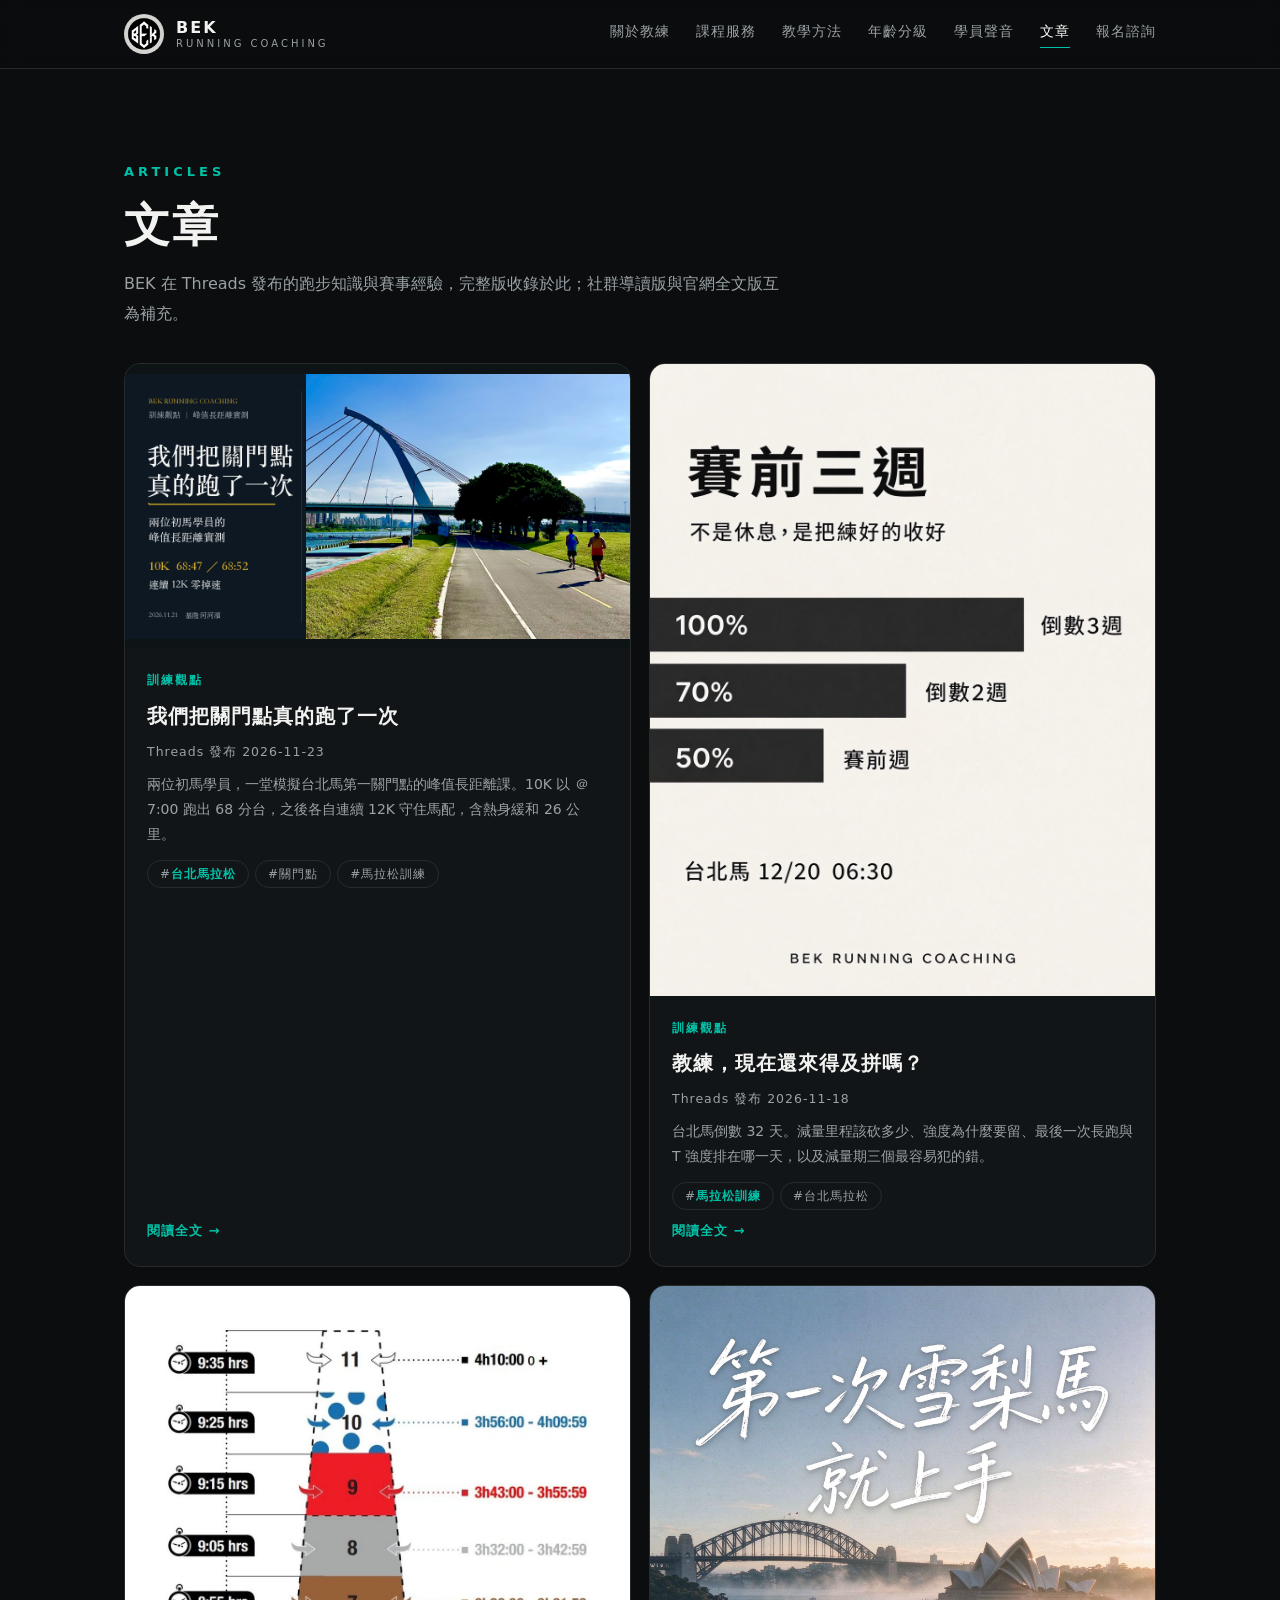
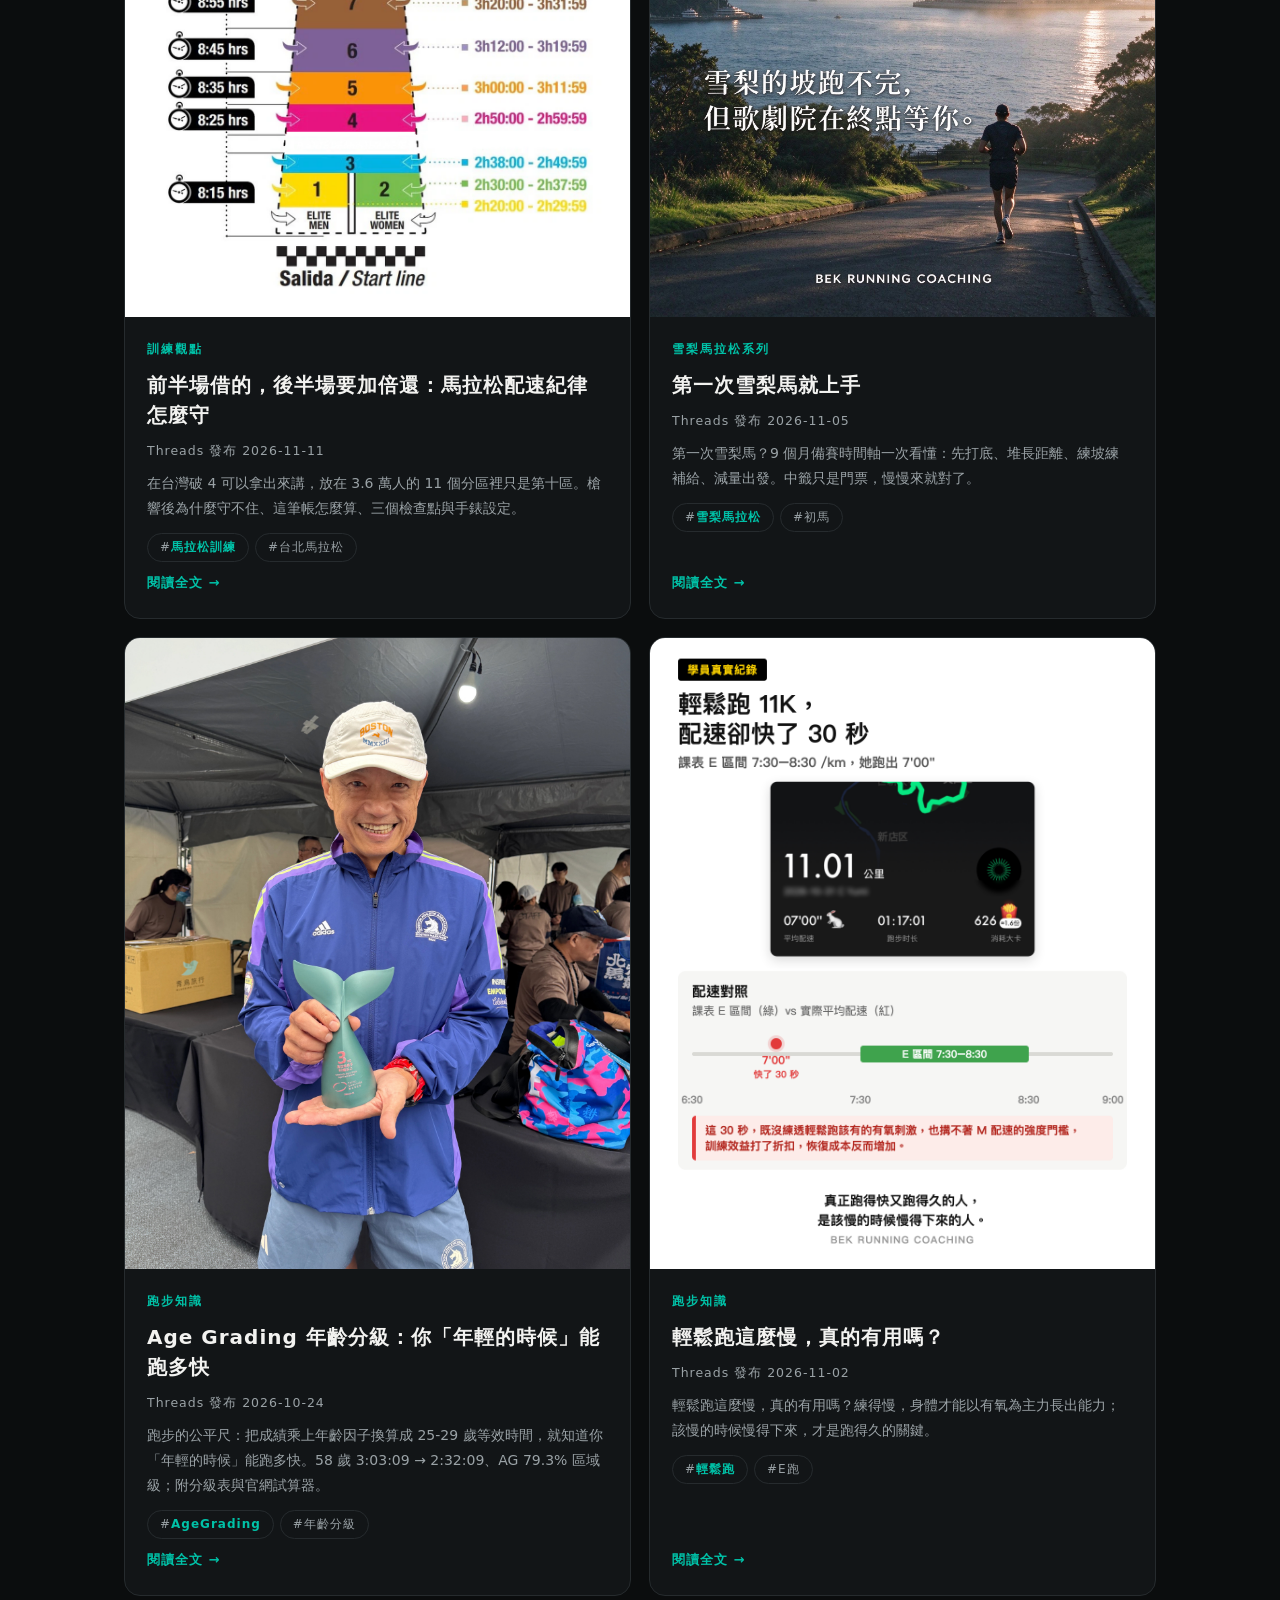
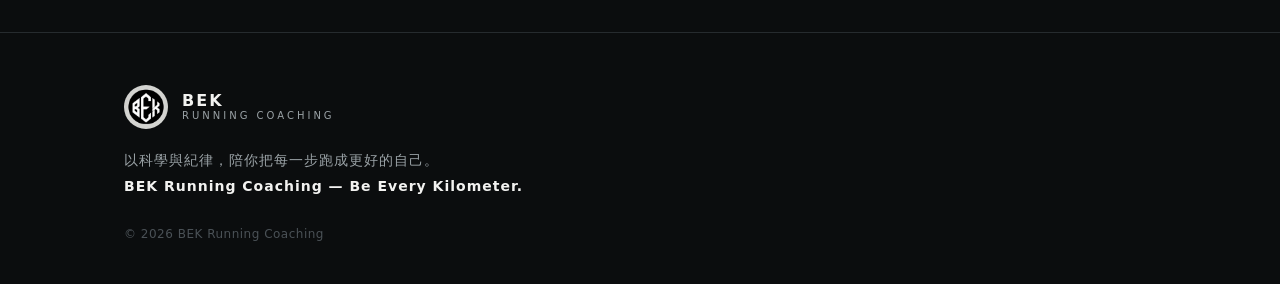
<file: articles/index.html>
<!DOCTYPE html>
<html lang="zh-Hant">
<head>
<meta charset="UTF-8">
<meta name="viewport" content="width=device-width, initial-scale=1">
<link rel="canonical" href="https://bekrunning.tw/articles/">
<title>文章｜BEK Running Coaching</title>
<meta name="description" content="BEK Running Coaching 文章專區：收錄 BEK 於 Threads 發布文章的完整版，包含跑步訓練知識、科學化觀點與賽事經驗。">
<meta property="og:title" content="文章｜BEK Running Coaching">
<meta property="og:description" content="收錄 BEK 於 Threads 發布文章的完整版，包含跑步訓練知識、科學化觀點與賽事經驗。">
<meta property="og:type" content="website">
<meta property="og:image" content="https://bekrunning.tw/assets/bek_logo.png">
<link rel="stylesheet" href="../assets/articles.css">
<!-- Google Analytics 4 -->
<script async src="https://www.googletagmanager.com/gtag/js?id=G-4G0TJLPG4D"></script>
<script>
  window.dataLayer = window.dataLayer || [];
  function gtag(){dataLayer.push(arguments);}
  gtag('js', new Date());
  gtag('config', 'G-4G0TJLPG4D');
</script>
</head>
<body>

<header>
  <div class="wrap nav">
    <div class="brand">
      <a href="../"><img src="../assets/bek_logo.png" alt="BEK 品牌標誌"></a>
      <a href="../" class="brand-name">BEK<small>RUNNING COACHING</small></a>
    </div>
    <nav class="nav-links">
      <a href="../#coach">關於教練</a>
      <a href="../#courses">課程服務</a>
      <a href="../#method">教學方法</a>
      <a href="../#agegrade">年齡分級</a>
      <a href="../#voice">學員聲音</a>
      <a href="./" class="on">文章</a>
      <a href="../#contact">報名諮詢</a>
    </nav>
    <button class="nav-toggle" id="navToggle" aria-label="開啟選單" aria-expanded="false"><span></span><span></span><span></span></button>
  </div>
</header>

<section class="list-head">
  <div class="wrap">
    <div class="kicker">Articles</div>
    <h1>文章</h1>
    <p class="sub">BEK 在 Threads 發布的跑步知識與賽事經驗，完整版收錄於此；社群導讀版與官網全文版互為補充。</p>
    <div class="article-grid">

      <article class="article-card">
        <div class="thumb wide"><img src="../assets/articles/cutoff-simulation-og-20261123.png" alt="關門點實測預覽卡"></div>
        <div class="body">
          <div class="series">訓練觀點</div>
          <h3><a href="cutoff-simulation/">我們把關門點真的跑了一次</a></h3>
          <div class="meta">Threads 發布 2026-11-23</div>
          <div class="summary">兩位初馬學員，一堂模擬台北馬第一關門點的峰值長距離課。10K 以 ＠7:00 跑出 68 分台，之後各自連續 12K 守住馬配，含熱身緩和 26 公里。</div>
          <div class="tags"><span class="tag">#<b>台北馬拉松</b></span><span class="tag">#關門點</span><span class="tag">#馬拉松訓練</span></div>
          <a class="more" href="cutoff-simulation/">閱讀全文 →</a>
        </div>
      </article>

      <article class="article-card">
        <div class="thumb"><img src="../assets/articles/marathon-taper-card.png" alt="賽前三週減量曲線卡"></div>
        <div class="body">
          <div class="series">訓練觀點</div>
          <h3><a href="marathon-taper/">教練，現在還來得及拼嗎？</a></h3>
          <div class="meta">Threads 發布 2026-11-18</div>
          <div class="summary">台北馬倒數 32 天。減量里程該砍多少、強度為什麼要留、最後一次長跑與 T 強度排在哪一天，以及減量期三個最容易犯的錯。</div>
          <div class="tags"><span class="tag">#<b>馬拉松訓練</b></span><span class="tag">#台北馬拉松</span></div>
          <a class="more" href="marathon-taper/">閱讀全文 →</a>
        </div>
      </article>


      <article class="article-card">
        <div class="thumb"><img src="../assets/articles/valencia-corrals.png" alt="瓦倫西亞馬拉松起跑分區表"></div>
        <div class="body">
          <div class="series">訓練觀點</div>
          <h3><a href="marathon-pace-discipline/">前半場借的，後半場要加倍還：馬拉松配速紀律怎麼守</a></h3>
          <div class="meta">Threads 發布 2026-11-11</div>
          <div class="summary">在台灣破 4 可以拿出來講，放在 3.6 萬人的 11 個分區裡只是第十區。槍響後為什麼守不住、這筆帳怎麼算、三個檢查點與手錶設定。</div>
          <div class="tags"><span class="tag">#<b>馬拉松訓練</b></span><span class="tag">#台北馬拉松</span></div>
          <a class="more" href="marathon-pace-discipline/">閱讀全文 →</a>
        </div>
      </article>

      <article class="article-card">
        <div class="thumb"><img src="../assets/articles/sydney-first-timer.jpg" alt="第一次雪梨馬就上手"></div>
        <div class="body">
          <div class="series">雪梨馬拉松系列</div>
          <h3><a href="sydney-marathon-first-timer/">第一次雪梨馬就上手</a></h3>
          <div class="meta">Threads 發布 2026-11-05</div>
          <div class="summary">第一次雪梨馬？9 個月備賽時間軸一次看懂：先打底、堆長距離、練坡練補給、減量出發。中籤只是門票，慢慢來就對了。</div>
          <div class="tags"><span class="tag">#<b>雪梨馬拉松</b></span><span class="tag">#初馬</span></div>
          <a class="more" href="sydney-marathon-first-timer/">閱讀全文 →</a>
        </div>
      </article>

      <article class="article-card">
        <div class="thumb"><img src="../assets/articles/age-grading-taipei-marathon.jpg" alt="教練 2025 台北馬拉松 60 歲組第 3 名"></div>
        <div class="body">
          <div class="series">跑步知識</div>
          <h3><a href="age-grading-calculator/">Age Grading 年齡分級：你「年輕的時候」能跑多快</a></h3>
          <div class="meta">Threads 發布 2026-10-24</div>
          <div class="summary">跑步的公平尺：把成績乘上年齡因子換算成 25-29 歲等效時間，就知道你「年輕的時候」能跑多快。58 歲 3:03:09 → 2:32:09、AG 79.3% 區域級；附分級表與官網試算器。</div>
          <div class="tags"><span class="tag">#<b>AgeGrading</b></span><span class="tag">#年齡分級</span></div>
          <a class="more" href="age-grading-calculator/">閱讀全文 →</a>
        </div>
      </article>

      <article class="article-card">
        <div class="thumb"><img src="../assets/articles/easy-run-card.png" alt="輕鬆跑對照卡"></div>
        <div class="body">
          <div class="series">跑步知識</div>
          <h3><a href="easy-run-benefits/">輕鬆跑這麼慢，真的有用嗎？</a></h3>
          <div class="meta">Threads 發布 2026-11-02</div>
          <div class="summary">輕鬆跑這麼慢，真的有用嗎？練得慢，身體才能以有氧為主力長出能力；該慢的時候慢得下來，才是跑得久的關鍵。</div>
          <div class="tags"><span class="tag">#<b>輕鬆跑</b></span><span class="tag">#E跑</span></div>
          <a class="more" href="easy-run-benefits/">閱讀全文 →</a>
        </div>
      </article>

    </div>
  </div>
</section>

<footer>
  <div class="wrap">
    <div class="footer-brand">
      <img src="../assets/bek_logo.png" alt="BEK 品牌標誌">
      <div class="name">BEK<small>RUNNING COACHING</small></div>
    </div>
    <p class="slogan">以科學與紀律，陪你把每一步跑成更好的自己。<br><b>BEK Running Coaching — Be Every Kilometer.</b></p>
    <p class="copy">© 2026 BEK Running Coaching</p>
  </div>
</footer>

<script>
  var t=document.getElementById('navToggle'),n=document.querySelector('.nav');
  t.addEventListener('click',function(){n.classList.toggle('open');t.setAttribute('aria-expanded',n.classList.contains('open'));});
</script>
<!-- Cloudflare Web Analytics -->
<script type='module' src='https://static.cloudflareinsights.com/beacon.min.js' data-cf-beacon='{"token": "ca54834d8135421ea9c4edc3d8f59f64"}'></script>
<!-- End Cloudflare Web Analytics -->
</body>
</html>
</file>
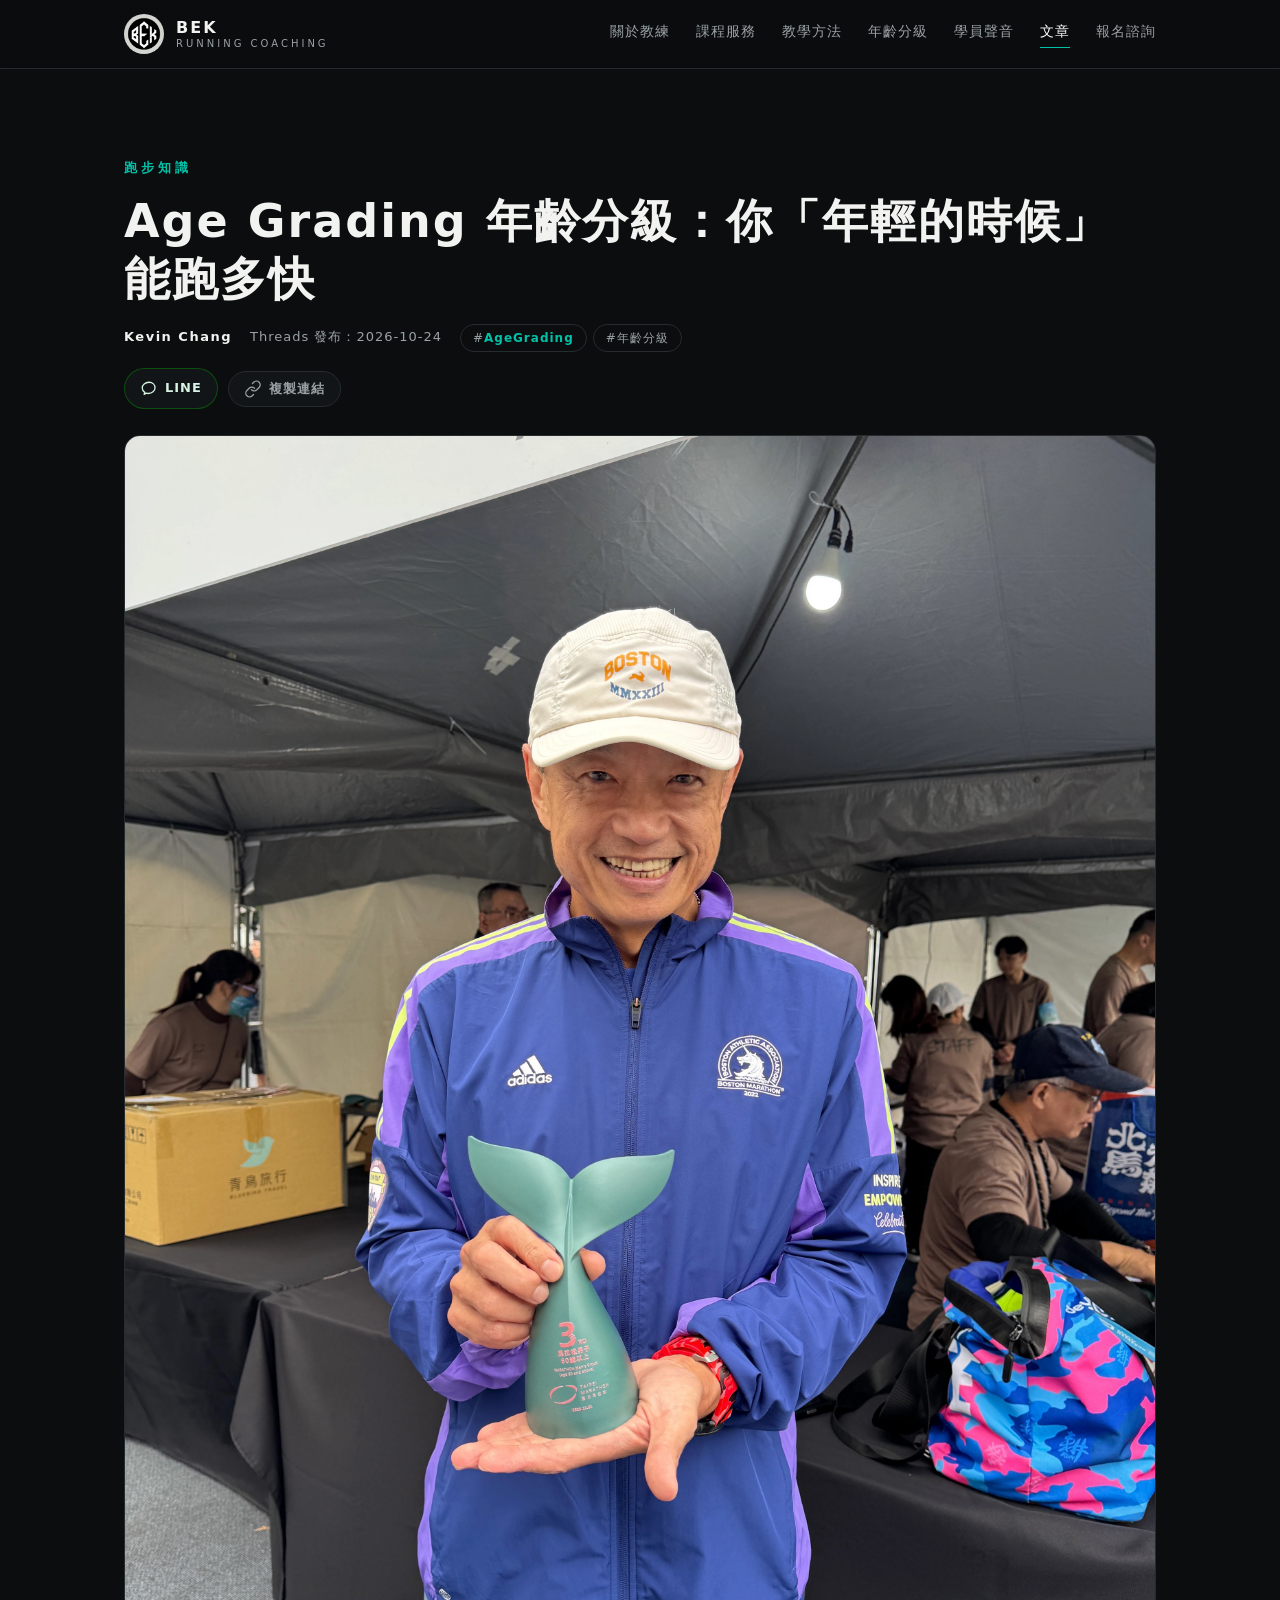
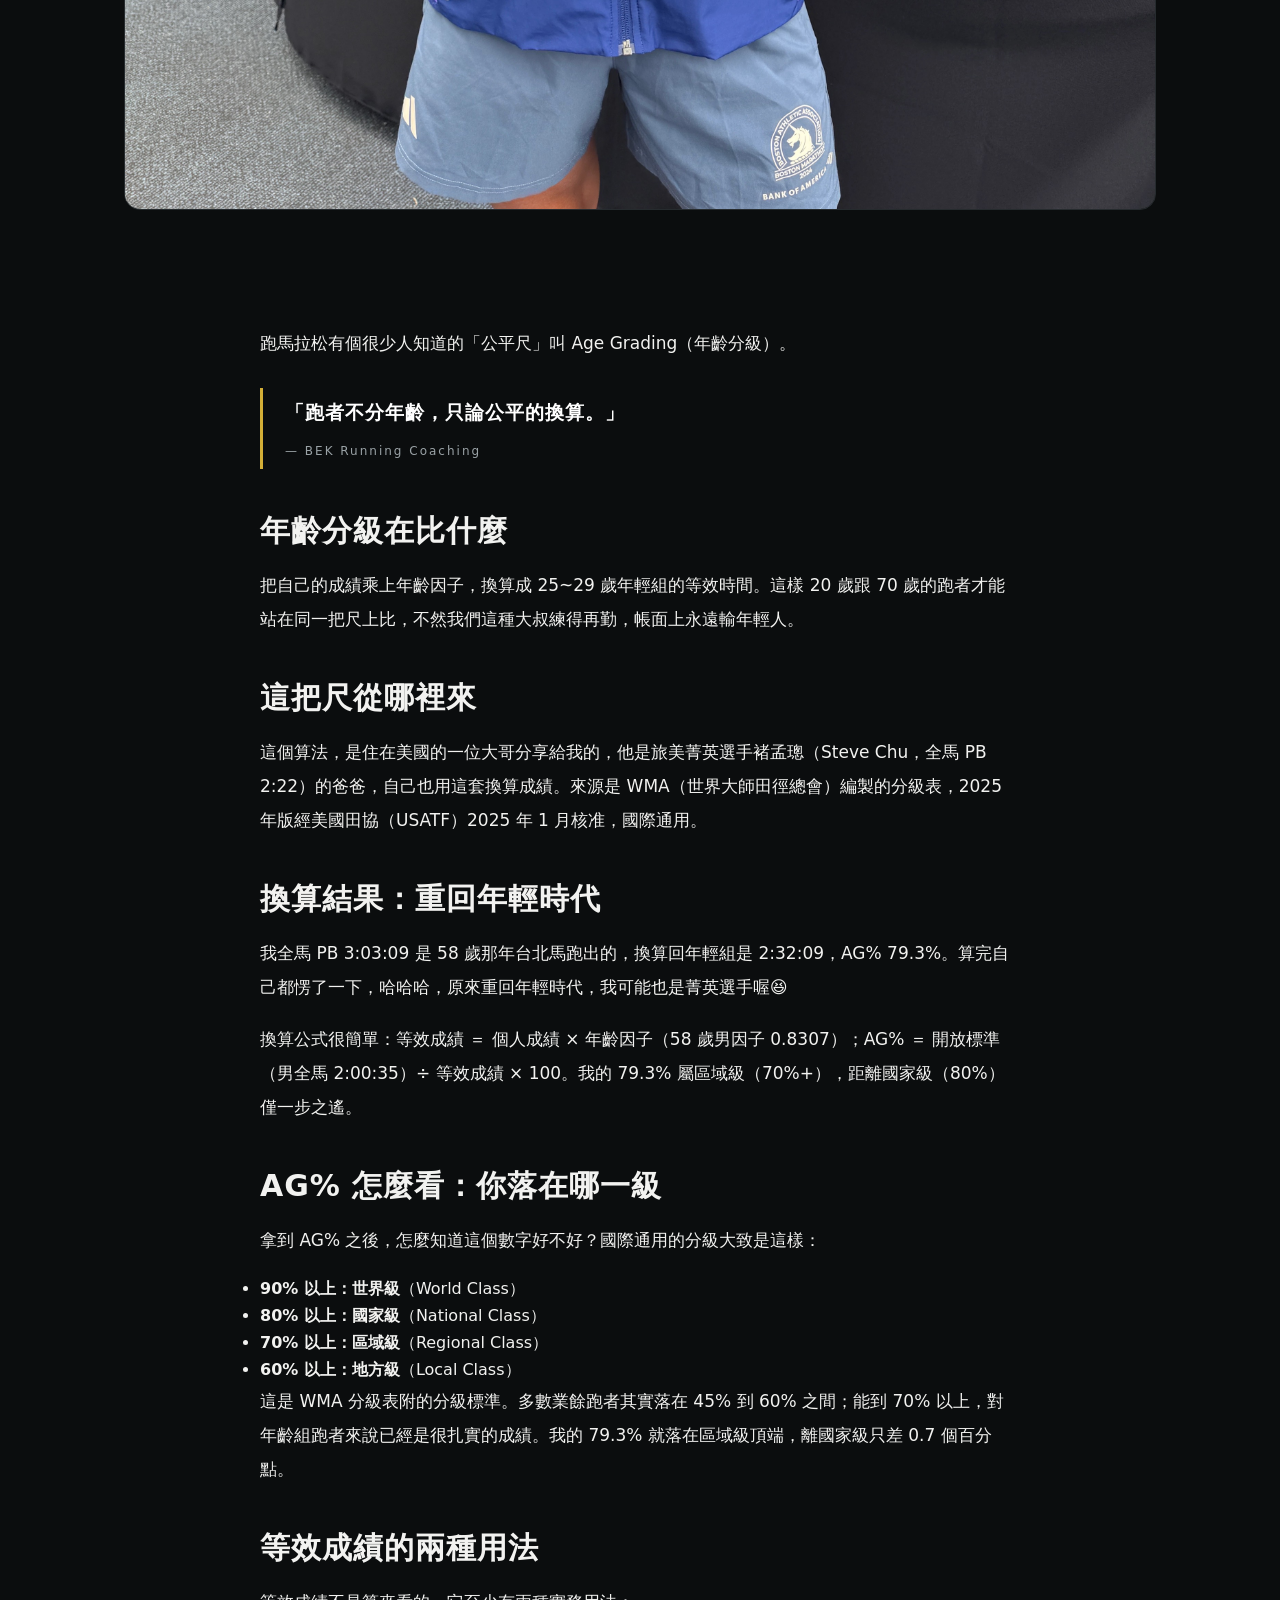
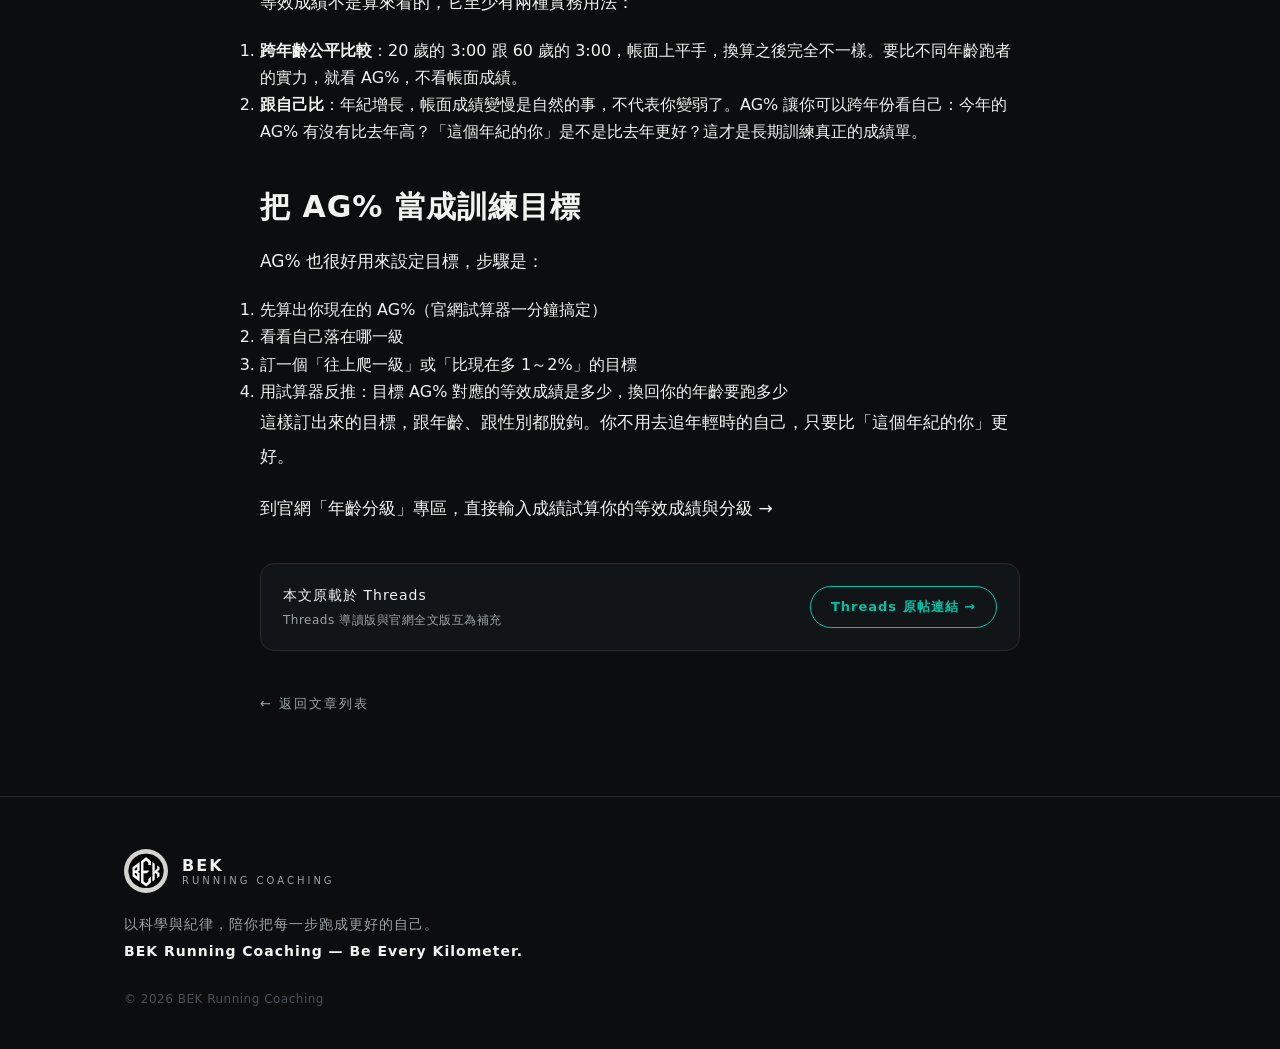
<file: articles/age-grading-calculator/index.html>
<!DOCTYPE html>
<html lang="zh-Hant">
<head>
<meta charset="UTF-8">
<meta name="viewport" content="width=device-width, initial-scale=1">
<link rel="canonical" href="https://bekrunning.tw/articles/age-grading-calculator/">
<title>Age Grading 年齡分級：你「年輕的時候」能跑多快｜BEK Running Coaching</title>
<meta name="description" content="跑步的公平尺 Age Grading：把成績乘上年齡因子，換算成 25-29 歲等效時間，才知道你「年輕的時候」能跑多快。教練 58 歲 3:03:09 → 2:32:09、AG 79.3% 區域級；附分級表、等效成績用法與目標設定。">
<meta property="og:title" content="Age Grading 年齡分級：你「年輕的時候」能跑多快｜BEK Running Coaching">
<meta property="og:description" content="跑者不分年齡，只論公平的換算：Age Grading 把每場成績換算成 25-29 歲開放組等效表現。輸入成績，看看換算後你在哪一級，怎麼用它設定目標。">
<meta property="og:type" content="article">
<meta property="og:image" content="https://bekrunning.tw/assets/bek_logo.png">
<link rel="stylesheet" href="../../assets/articles.css">
<script type="application/ld+json">
{
  "@context": "https://schema.org",
  "@type": "Article",
  "headline": "Age Grading 年齡分級：你「年輕的時候」能跑多快",
  "description": "跑者不分年齡，只論公平的換算：Age Grading 把成績換算成 25 至 29 歲開放組等效表現，用來判斷自己在哪一級並設定目標。",
  "image": [
    "https://bekrunning.tw/assets/bek_logo.png"
  ],
  "datePublished": "2026-11-04",
  "dateModified": "2026-11-12",
  "inLanguage": "zh-Hant",
  "author": {
    "@type": "Person",
    "name": "Kevin Chang",
    "url": "https://bekrunning.tw/"
  },
  "publisher": {
    "@id": "https://bekrunning.tw/#organization"
  },
  "isPartOf": {
    "@id": "https://bekrunning.tw/#website"
  },
  "mainEntityOfPage": {
    "@type": "WebPage",
    "@id": "https://bekrunning.tw/articles/age-grading-calculator/"
  }
}
</script>
<!-- Google Analytics 4 -->
<script async src="https://www.googletagmanager.com/gtag/js?id=G-4G0TJLPG4D"></script>
<script>
  window.dataLayer = window.dataLayer || [];
  function gtag(){dataLayer.push(arguments);}
  gtag('js', new Date());
  gtag('config', 'G-4G0TJLPG4D');
</script>
</head>
<body>

<header>
  <div class="wrap nav">
    <div class="brand">
      <a href="../../"><img src="../../assets/bek_logo.png" alt="BEK 品牌標誌"></a>
      <a href="../../" class="brand-name">BEK<small>RUNNING COACHING</small></a>
    </div>
    <nav class="nav-links">
      <a href="../../#coach">關於教練</a>
      <a href="../../#courses">課程服務</a>
      <a href="../../#method">教學方法</a>
      <a href="../../#agegrade">年齡分級</a>
      <a href="../../#voice">學員聲音</a>
      <a href="../" class="on">文章</a>
      <a href="../../#contact">報名諮詢</a>
    </nav>
    <button class="nav-toggle" id="navToggle" aria-label="開啟選單" aria-expanded="false"><span></span><span></span><span></span></button>
  </div>
</header>

<section class="article-hero">
  <div class="wrap">
    <div class="kicker">跑步知識</div>
    <h1>Age Grading 年齡分級：你「年輕的時候」能跑多快</h1>
    <div class="article-meta">
      <span class="byline">Kevin Chang</span>
      <span>Threads 發布：2026-10-24</span>
      <span class="tags"><span class="tag">#<b>AgeGrading</b></span><span class="tag">#年齡分級</span></span>
    </div>
    <div class="thumb"><img src="../../assets/articles/age-grading-taipei-marathon.jpg" alt="教練 2025 台北馬拉松 60 歲組第 3 名"></div>
  </div>
</section>

<section>
  <div class="wrap">
    <article class="prose">
      <p>跑馬拉松有個很少人知道的「公平尺」叫 Age Grading（年齡分級）。</p>
      <blockquote class="pullquote">
        「跑者不分年齡，只論公平的換算。」
        <span class="src">— BEK Running Coaching</span>
      </blockquote>
      <h2>年齡分級在比什麼</h2>
      <p>把自己的成績乘上年齡因子，換算成 25~29 歲年輕組的等效時間。這樣 20 歲跟 70 歲的跑者才能站在同一把尺上比，不然我們這種大叔練得再勤，帳面上永遠輸年輕人。</p>
      <h2>這把尺從哪裡來</h2>
      <p>這個算法，是住在美國的一位大哥分享給我的，他是旅美菁英選手褚孟璁（Steve Chu，全馬 PB 2:22）的爸爸，自己也用這套換算成績。來源是 WMA（世界大師田徑總會）編製的分級表，2025 年版經美國田協（USATF）2025 年 1 月核准，國際通用。</p>
      <h2>換算結果：重回年輕時代</h2>
      <p>我全馬 PB 3:03:09 是 58 歲那年台北馬跑出的，換算回年輕組是 2:32:09，AG% 79.3%。算完自己都愣了一下，哈哈哈，原來重回年輕時代，我可能也是菁英選手喔😆</p>
      <p>換算公式很簡單：等效成績 ＝ 個人成績 × 年齡因子（58 歲男因子 0.8307）；AG% ＝ 開放標準（男全馬 2:00:35）÷ 等效成績 × 100。我的 79.3% 屬區域級（70%+），距離國家級（80%）僅一步之遙。</p>
      <h2>AG% 怎麼看：你落在哪一級</h2>
      <p>拿到 AG% 之後，怎麼知道這個數字好不好？國際通用的分級大致是這樣：</p>
      <ul>
        <li><b>90% 以上：世界級</b>（World Class）</li>
        <li><b>80% 以上：國家級</b>（National Class）</li>
        <li><b>70% 以上：區域級</b>（Regional Class）</li>
        <li><b>60% 以上：地方級</b>（Local Class）</li>
      </ul>
      <p>這是 WMA 分級表附的分級標準。多數業餘跑者其實落在 45% 到 60% 之間；能到 70% 以上，對年齡組跑者來說已經是很扎實的成績。我的 79.3% 就落在區域級頂端，離國家級只差 0.7 個百分點。</p>
      <h2>等效成績的兩種用法</h2>
      <p>等效成績不是算來看的，它至少有兩種實務用法：</p>
      <ol>
        <li><b>跨年齡公平比較</b>：20 歲的 3:00 跟 60 歲的 3:00，帳面上平手，換算之後完全不一樣。要比不同年齡跑者的實力，就看 AG%，不看帳面成績。</li>
        <li><b>跟自己比</b>：年紀增長，帳面成績變慢是自然的事，不代表你變弱了。AG% 讓你可以跨年份看自己：今年的 AG% 有沒有比去年高？「這個年紀的你」是不是比去年更好？這才是長期訓練真正的成績單。</li>
      </ol>
      <h2>把 AG% 當成訓練目標</h2>
      <p>AG% 也很好用來設定目標，步驟是：</p>
      <ol>
        <li>先算出你現在的 AG%（官網試算器一分鐘搞定）</li>
        <li>看看自己落在哪一級</li>
        <li>訂一個「往上爬一級」或「比現在多 1～2%」的目標</li>
        <li>用試算器反推：目標 AG% 對應的等效成績是多少，換回你的年齡要跑多少</li>
      </ol>
      <p>這樣訂出來的目標，跟年齡、跟性別都脫鉤。你不用去追年輕時的自己，只要比「這個年紀的你」更好。</p>
      <p>到官網「年齡分級」專區，<a href="../../#try-calc">直接輸入成績試算你的等效成績與分級 →</a></p>
      <div class="threads-box">
        <div class="tt">本文原載於 Threads<small>Threads 導讀版與官網全文版互為補充</small></div>
        <a class="threads-link" href="https://www.threads.com/@kevinchang1225/post/De3q4mAk6Os" target="_blank" rel="noopener">Threads 原帖連結 →</a>
      </div>
      <a class="back" href="../">← 返回文章列表</a>
    </article>
  </div>
</section>

<footer>
  <div class="wrap">
    <div class="footer-brand">
      <img src="../../assets/bek_logo.png" alt="BEK 品牌標誌">
      <div class="name">BEK<small>RUNNING COACHING</small></div>
    </div>
    <p class="slogan">以科學與紀律，陪你把每一步跑成更好的自己。<br><b>BEK Running Coaching — Be Every Kilometer.</b></p>
    <p class="copy">© 2026 BEK Running Coaching</p>
  </div>
</footer>

<script>
  var t=document.getElementById('navToggle'),n=document.querySelector('.nav');
  t.addEventListener('click',function(){n.classList.toggle('open');t.setAttribute('aria-expanded',n.classList.contains('open'));});
</script>
<script src="../../assets/share.js" defer></script>
<!-- Cloudflare Web Analytics -->
<script type='module' src='https://static.cloudflareinsights.com/beacon.min.js' data-cf-beacon='{"token": "ca54834d8135421ea9c4edc3d8f59f64"}'></script>
<!-- End Cloudflare Web Analytics -->
</body>
</html>
</file>
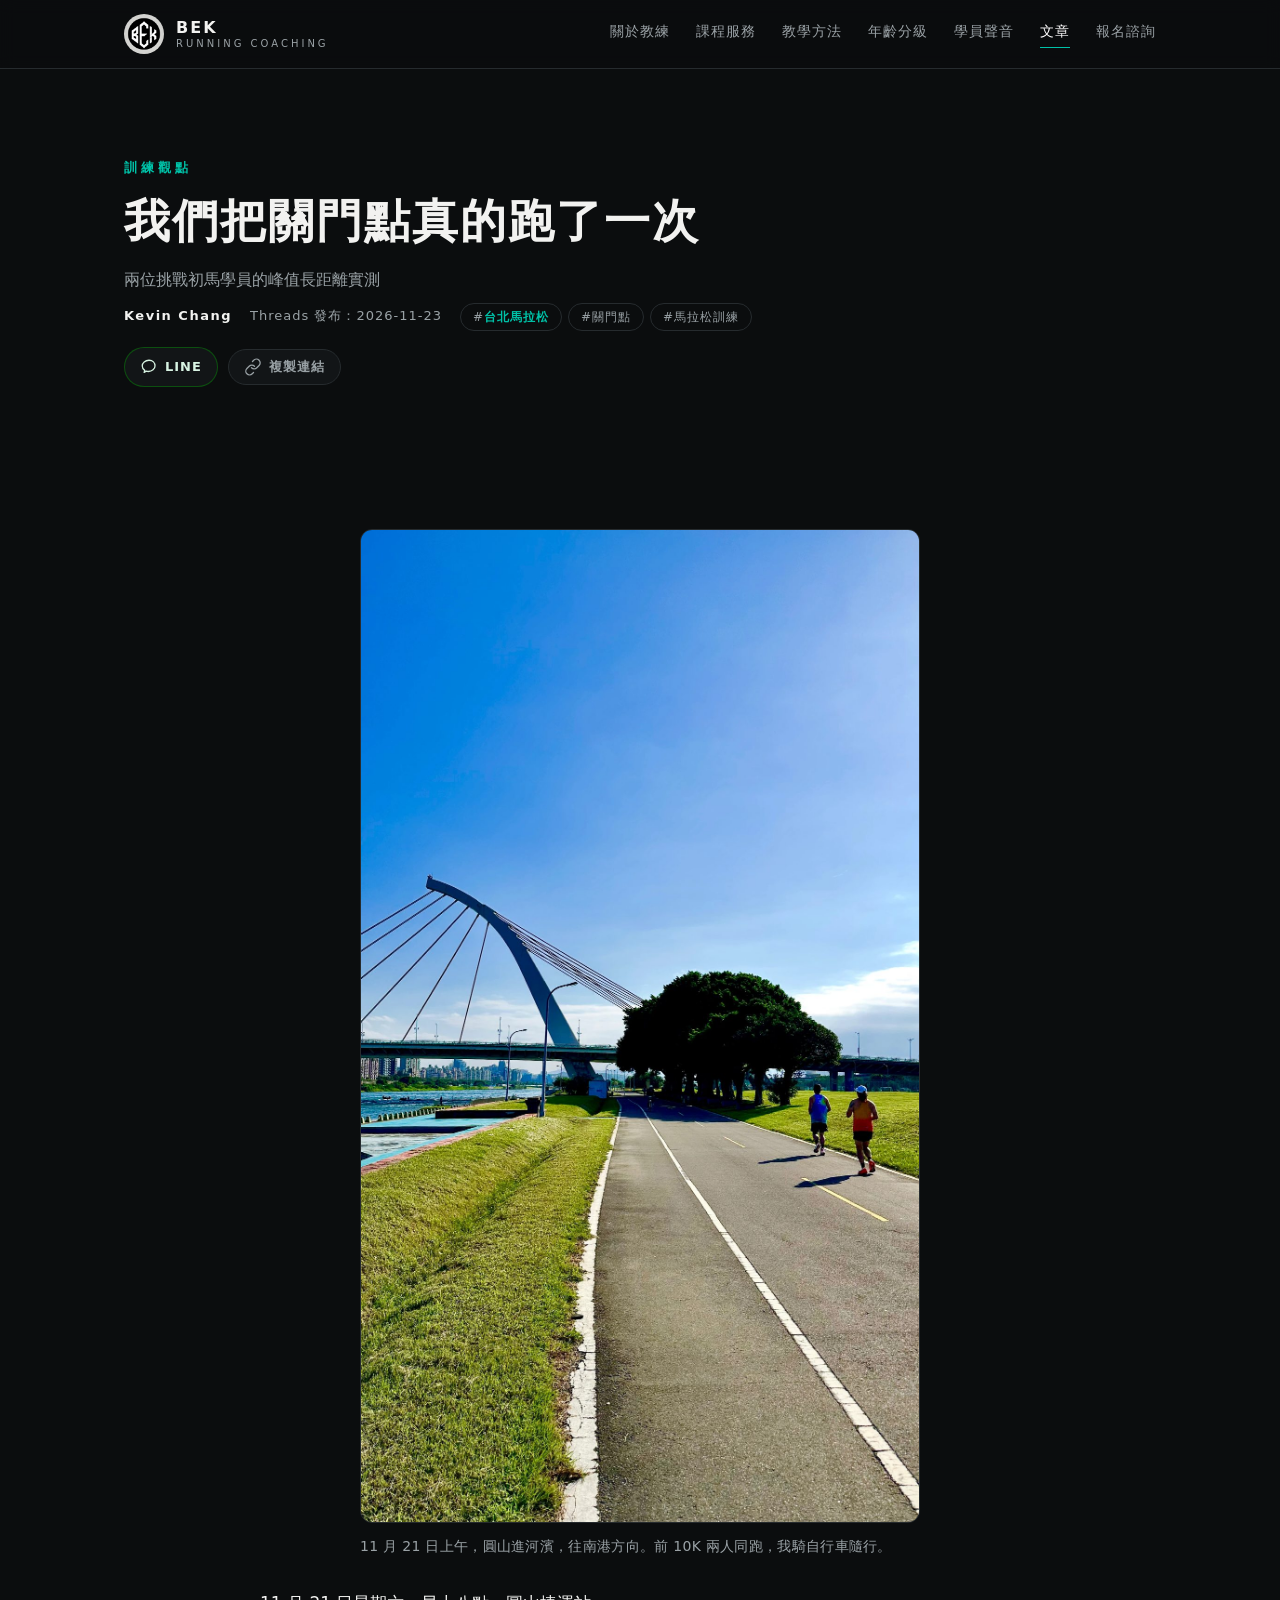
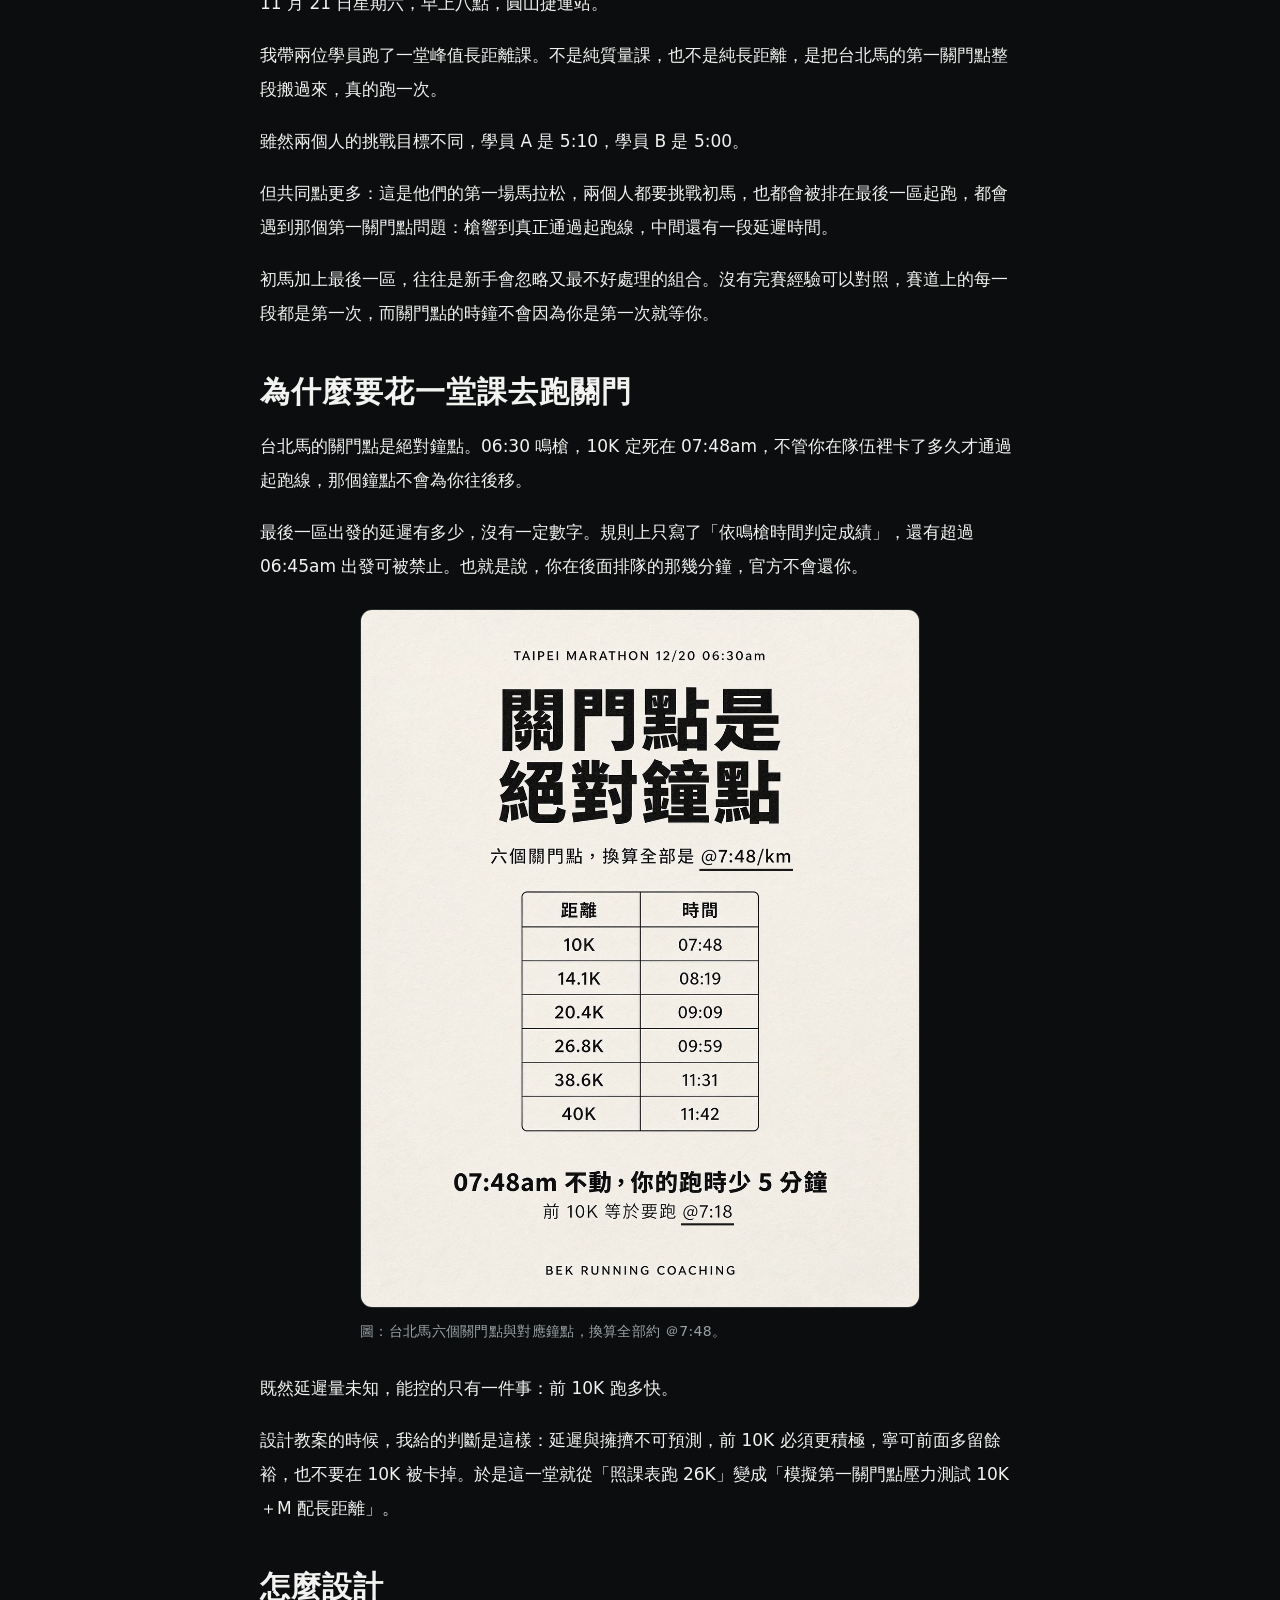
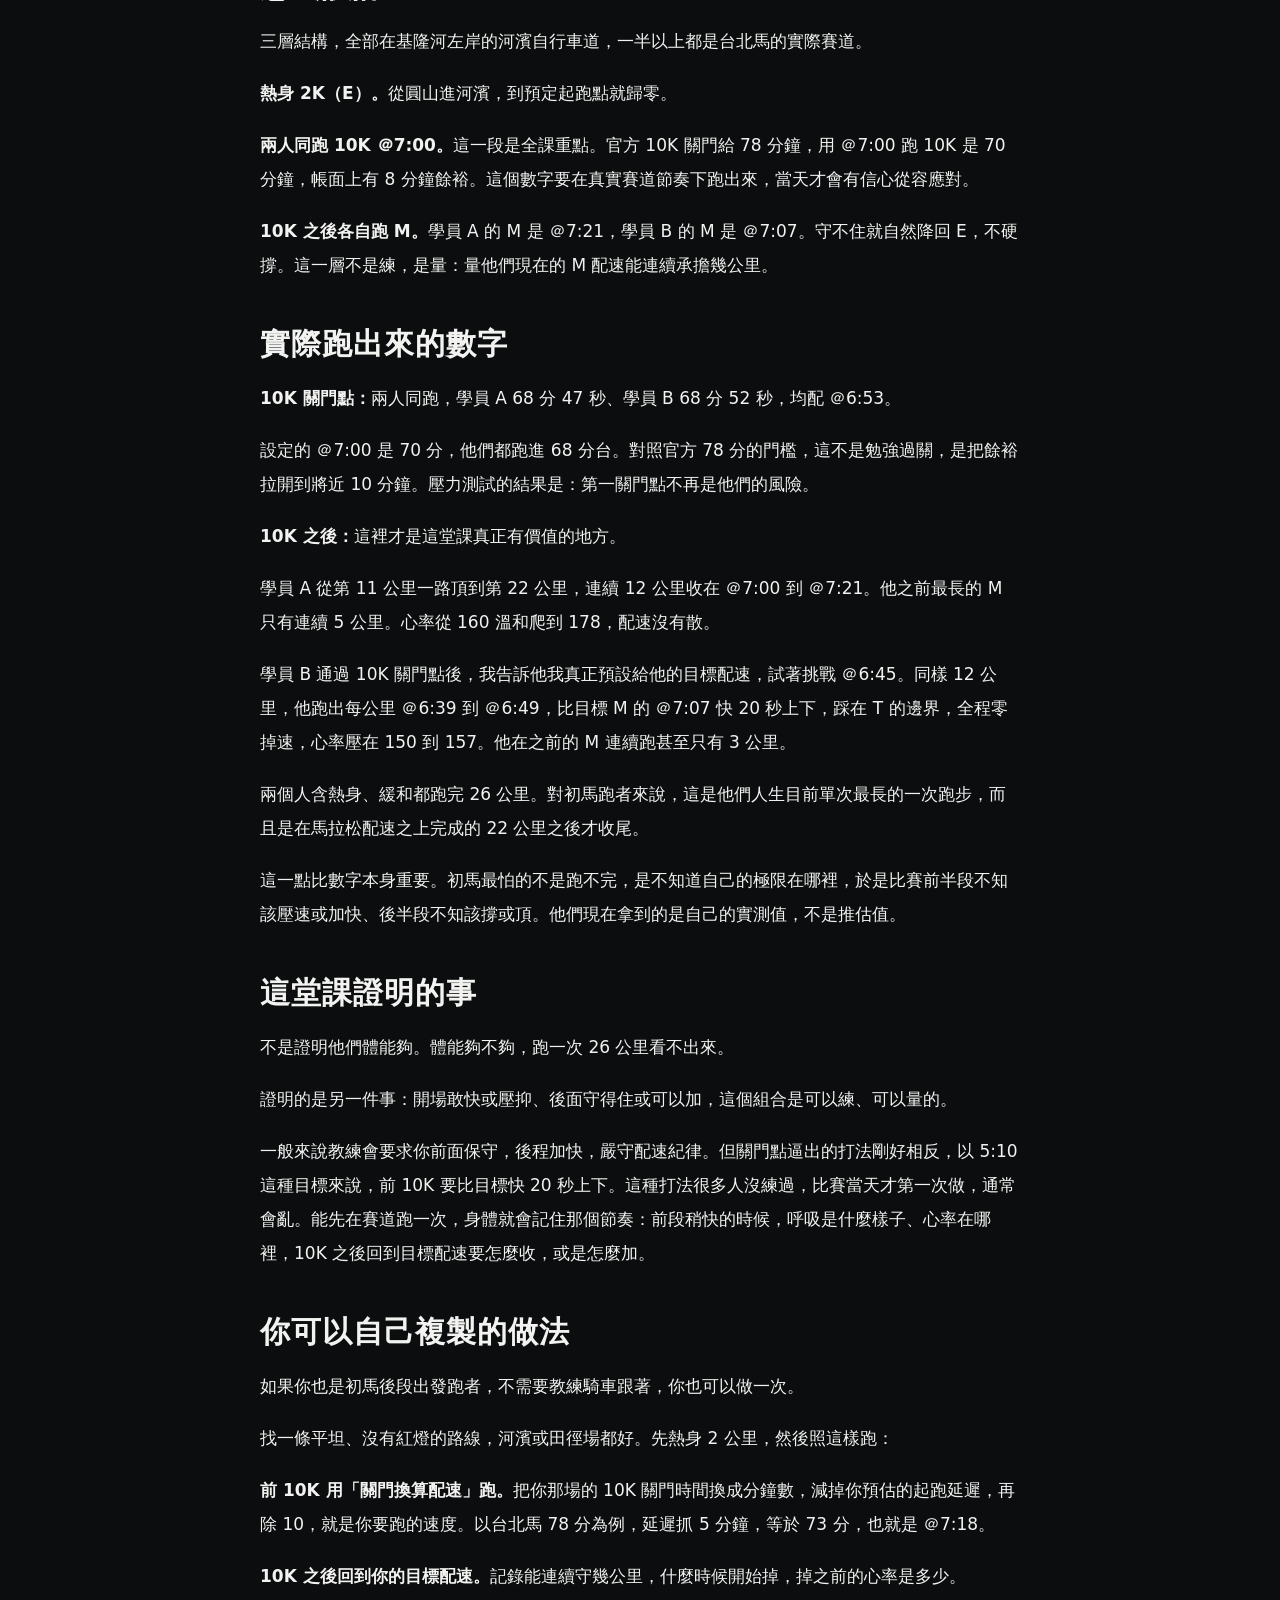
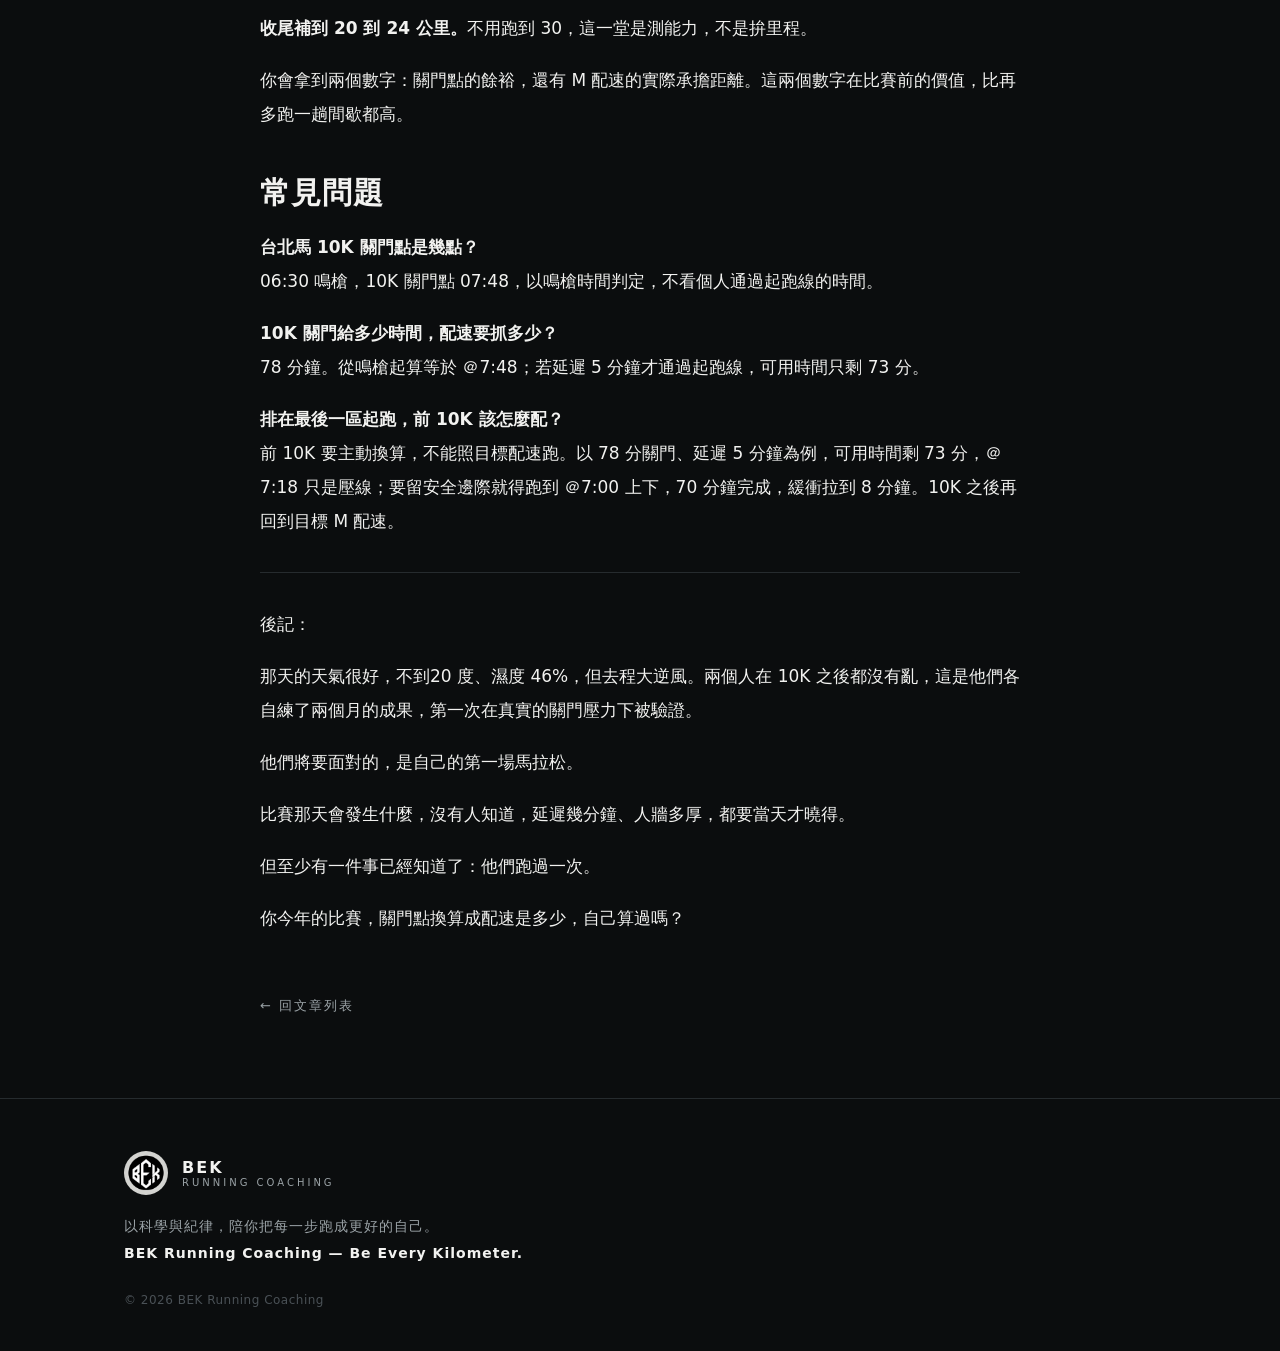
<file: articles/cutoff-simulation/index.html>
<!DOCTYPE html>
<html lang="zh-Hant">
<head>
<meta charset="UTF-8">
<meta name="viewport" content="width=device-width, initial-scale=1">
<link rel="canonical" href="https://bekrunning.tw/articles/cutoff-simulation/">
<title>台北馬關門時間與關門點實測：10K 78 分鐘怎麼跑過｜BEK Running Coaching</title>
<meta name="description" content="台北馬 10K 關門點 07:48，限時 78 分鐘。兩位初馬學員在河濱實測前 10K 跑 68 分台，之後各自守住馬配連續 12 公里，含熱身緩和 26 公里，附關門配速換算法。">
<meta property="og:title" content="我們把關門點真的跑了一次：兩位挑戰初馬學員的峰值長距離實測">
<meta property="og:description" content="兩位初馬學員，一堂模擬台北馬第一關門點的峰值長距離課。10K 以 ＠7:00 跑出 68 分台，之後各自連續 12K 守住馬配，含熱身緩和 26 公里。">
<meta property="og:type" content="article">
<meta property="og:url" content="https://bekrunning.tw/articles/cutoff-simulation/">
<meta property="og:site_name" content="BEK Running Coaching">
<meta property="og:locale" content="zh_TW">
<meta property="og:image" content="https://bekrunning.tw/assets/articles/cutoff-simulation-og-20261123.png">
<meta property="og:image:width" content="1200">
<meta property="og:image:height" content="630">
<meta property="og:image:type" content="image/png">
<meta name="twitter:card" content="summary_large_image">
<meta name="twitter:image" content="https://bekrunning.tw/assets/articles/cutoff-simulation-og-20261123.png">
<link rel="stylesheet" href="../../assets/articles.css">
<script type="application/ld+json">
{
  "@context": "https://schema.org",
  "@type": "Article",
  "headline": "我們把關門點真的跑了一次：兩位挑戰初馬學員的峰值長距離實測",
  "description": "兩位初馬學員，一堂模擬台北馬第一關門點的峰值長距離課。10K 以 ＠7:00 跑出 68 分台，之後各自連續 12K 守住馬配，含熱身緩和 26 公里。",
  "image": [
    "https://bekrunning.tw/assets/articles/cutoff-simulation-og-20261123.png"
  ],
  "datePublished": "2026-11-23",
  "dateModified": "2026-11-26",
  "inLanguage": "zh-Hant",
  "author": {
    "@type": "Person",
    "name": "Kevin Chang",
    "url": "https://bekrunning.tw/"
  },
  "publisher": {
    "@id": "https://bekrunning.tw/#organization"
  },
  "isPartOf": {
    "@id": "https://bekrunning.tw/#website"
  },
  "mainEntityOfPage": {
    "@type": "WebPage",
    "@id": "https://bekrunning.tw/articles/cutoff-simulation/"
  }
}
</script>
<script type="application/ld+json">
{
  "@context": "https://schema.org",
  "@type": "FAQPage",
  "mainEntity": [
    {
      "@type": "Question",
      "name": "台北馬 10K 關門點是幾點？",
      "acceptedAnswer": {"@type": "Answer", "text": "06:30 鳴槍，10K 關門點 07:48，以鳴槍時間判定，不看個人通過起跑線的時間。"}
    },
    {
      "@type": "Question",
      "name": "10K 關門給多少時間，配速要抓多少？",
      "acceptedAnswer": {"@type": "Answer", "text": "78 分鐘。從鳴槍起算等於 ＠7:48；若延遲 5 分鐘才通過起跑線，可用時間只剩 73 分。"}
    },
    {
      "@type": "Question",
      "name": "排在最後一區起跑，前 10K 該怎麼配？",
      "acceptedAnswer": {"@type": "Answer", "text": "前 10K 要主動換算，不能照目標配速跑。以 78 分關門、延遲 5 分鐘為例，可用時間剩 73 分，＠7:18 只是壓線；要留安全邊際就得跑到 ＠7:00 上下，70 分鐘完成，緩衝拉到 8 分鐘。10K 之後再回到目標 M 配速。"}
    }
  ]
}
</script>
<!-- Google Analytics 4 -->
<script async src="https://www.googletagmanager.com/gtag/js?id=G-4G0TJLPG4D"></script>
<script>
  window.dataLayer = window.dataLayer || [];
  function gtag(){dataLayer.push(arguments);}
  gtag('js', new Date());
  gtag('config', 'G-4G0TJLPG4D');
</script>
</head>
<body>

<header>
  <div class="wrap nav">
    <div class="brand">
      <a href="../../"><img src="../../assets/bek_logo.png" alt="BEK 品牌標誌"></a>
      <a href="../../" class="brand-name">BEK<small>RUNNING COACHING</small></a>
    </div>
    <nav class="nav-links">
      <a href="../../#coach">關於教練</a>
      <a href="../../#courses">課程服務</a>
      <a href="../../#method">教學方法</a>
      <a href="../../#agegrade">年齡分級</a>
      <a href="../../#voice">學員聲音</a>
      <a href="../" class="on">文章</a>
      <a href="../../#contact">報名諮詢</a>
    </nav>
    <button class="nav-toggle" id="navToggle" aria-label="開啟選單" aria-expanded="false"><span></span><span></span><span></span></button>
  </div>
</header>

<section class="article-hero">
  <div class="wrap">
    <div class="kicker">訓練觀點</div>
    <h1>我們把關門點真的跑了一次</h1>
    <div class="sub">兩位挑戰初馬學員的峰值長距離實測</div>
    <div class="article-meta">
      <span class="byline">Kevin Chang</span>
      <span>Threads 發布：2026-11-23</span>
      <span class="tags"><span class="tag">#<b>台北馬拉松</b></span><span class="tag">#關門點</span><span class="tag">#馬拉松訓練</span></span>
    </div>
  </div>
</section>

<section>
  <div class="wrap">
    <article class="prose">
      <figure>
        <img src="../../assets/articles/cutoff-simulation-hero-20261123.jpg" alt="兩位學員在河濱自行車道同跑，教練騎自行車隨行" loading="lazy">
        <figcaption>11 月 21 日上午，圓山進河濱，往南港方向。前 10K 兩人同跑，我騎自行車隨行。</figcaption>
      </figure>

      <p>11 月 21 日星期六，早上八點，圓山捷運站。</p>
      <p>我帶兩位學員跑了一堂峰值長距離課。不是純質量課，也不是純長距離，是把台北馬的第一關門點整段搬過來，真的跑一次。</p>
      <p>雖然兩個人的挑戰目標不同，學員 A 是 5:10，學員 B 是 5:00。</p>
      <p>但共同點更多：這是他們的第一場馬拉松，兩個人都要挑戰初馬，也都會被排在最後一區起跑，都會遇到那個第一關門點問題：槍響到真正通過起跑線，中間還有一段延遲時間。</p>
      <p>初馬加上最後一區，往往是新手會忽略又最不好處理的組合。沒有完賽經驗可以對照，賽道上的每一段都是第一次，而關門點的時鐘不會因為你是第一次就等你。</p>

      <h2>為什麼要花一堂課去跑關門</h2>
      <p>台北馬的關門點是絕對鐘點。06:30 鳴槍，10K 定死在 07:48am，不管你在隊伍裡卡了多久才通過起跑線，那個鐘點不會為你往後移。</p>
      <p>最後一區出發的延遲有多少，沒有一定數字。規則上只寫了「依鳴槍時間判定成績」，還有超過 06:45am 出發可被禁止。也就是說，你在後面排隊的那幾分鐘，官方不會還你。</p>

      <figure>
        <img src="../../assets/articles/cutoff-simulation-table-20261123.jpg" alt="台北馬六個關門點與對應鐘點表格" loading="lazy">
        <figcaption>圖：台北馬六個關門點與對應鐘點，換算全部約 ＠7:48。</figcaption>
      </figure>

      <p>既然延遲量未知，能控的只有一件事：前 10K 跑多快。</p>
      <p>設計教案的時候，我給的判斷是這樣：延遲與擁擠不可預測，前 10K 必須更積極，寧可前面多留餘裕，也不要在 10K 被卡掉。於是這一堂就從「照課表跑 26K」變成「模擬第一關門點壓力測試 10K＋M 配長距離」。</p>

      <h2>怎麼設計</h2>
      <p>三層結構，全部在基隆河左岸的河濱自行車道，一半以上都是台北馬的實際賽道。</p>
      <p><strong>熱身 2K（E）。</strong>從圓山進河濱，到預定起跑點就歸零。</p>
      <p><strong>兩人同跑 10K ＠7:00。</strong>這一段是全課重點。官方 10K 關門給 78 分鐘，用 ＠7:00 跑 10K 是 70 分鐘，帳面上有 8 分鐘餘裕。這個數字要在真實賽道節奏下跑出來，當天才會有信心從容應對。</p>
      <p><strong>10K 之後各自跑 M。</strong>學員 A 的 M 是 ＠7:21，學員 B 的 M 是 ＠7:07。守不住就自然降回 E，不硬撐。這一層不是練，是量：量他們現在的 M 配速能連續承擔幾公里。</p>

      <h2>實際跑出來的數字</h2>
      <p><strong>10K 關門點：</strong>兩人同跑，學員 A 68 分 47 秒、學員 B 68 分 52 秒，均配 ＠6:53。</p>
      <p>設定的 ＠7:00 是 70 分，他們都跑進 68 分台。對照官方 78 分的門檻，這不是勉強過關，是把餘裕拉開到將近 10 分鐘。壓力測試的結果是：第一關門點不再是他們的風險。</p>
      <p><strong>10K 之後：</strong>這裡才是這堂課真正有價值的地方。</p>
      <p>學員 A 從第 11 公里一路頂到第 22 公里，連續 12 公里收在 ＠7:00 到 ＠7:21。他之前最長的 M 只有連續 5 公里。心率從 160 溫和爬到 178，配速沒有散。</p>
      <p>學員 B 通過 10K 關門點後，我告訴他我真正預設給他的目標配速，試著挑戰 ＠6:45。同樣 12 公里，他跑出每公里 ＠6:39 到 ＠6:49，比目標 M 的 ＠7:07 快 20 秒上下，踩在 T 的邊界，全程零掉速，心率壓在 150 到 157。他在之前的 M 連續跑甚至只有 3 公里。</p>
      <p>兩個人含熱身、緩和都跑完 26 公里。對初馬跑者來說，這是他們人生目前單次最長的一次跑步，而且是在馬拉松配速之上完成的 22 公里之後才收尾。</p>
      <p>這一點比數字本身重要。初馬最怕的不是跑不完，是不知道自己的極限在哪裡，於是比賽前半段不知該壓速或加快、後半段不知該撐或頂。他們現在拿到的是自己的實測值，不是推估值。</p>

      <h2>這堂課證明的事</h2>
      <p>不是證明他們體能夠。體能夠不夠，跑一次 26 公里看不出來。</p>
      <p>證明的是另一件事：開場敢快或壓抑、後面守得住或可以加，這個組合是可以練、可以量的。</p>
      <p>一般來說教練會要求你前面保守，後程加快，嚴守配速紀律。但關門點逼出的打法剛好相反，以 5:10 這種目標來說，前 10K 要比目標快 20 秒上下。這種打法很多人沒練過，比賽當天才第一次做，通常會亂。能先在賽道跑一次，身體就會記住那個節奏：前段稍快的時候，呼吸是什麼樣子、心率在哪裡，10K 之後回到目標配速要怎麼收，或是怎麼加。</p>

      <h2>你可以自己複製的做法</h2>
      <p>如果你也是初馬後段出發跑者，不需要教練騎車跟著，你也可以做一次。</p>
      <p>找一條平坦、沒有紅燈的路線，河濱或田徑場都好。先熱身 2 公里，然後照這樣跑：</p>
      <p><strong>前 10K 用「關門換算配速」跑。</strong>把你那場的 10K 關門時間換成分鐘數，減掉你預估的起跑延遲，再除 10，就是你要跑的速度。以台北馬 78 分為例，延遲抓 5 分鐘，等於 73 分，也就是 ＠7:18。</p>
      <p><strong>10K 之後回到你的目標配速。</strong>記錄能連續守幾公里，什麼時候開始掉，掉之前的心率是多少。</p>
      <p><strong>收尾補到 20 到 24 公里。</strong>不用跑到 30，這一堂是測能力，不是拚里程。</p>
      <p>你會拿到兩個數字：關門點的餘裕，還有 M 配速的實際承擔距離。這兩個數字在比賽前的價值，比再多跑一趟間歇都高。</p>

      <h2>常見問題</h2>
      <p><strong>台北馬 10K 關門點是幾點？</strong><br>
      06:30 鳴槍，10K 關門點 07:48，以鳴槍時間判定，不看個人通過起跑線的時間。</p>
      <p><strong>10K 關門給多少時間，配速要抓多少？</strong><br>
      78 分鐘。從鳴槍起算等於 ＠7:48；若延遲 5 分鐘才通過起跑線，可用時間只剩 73 分。</p>
      <p><strong>排在最後一區起跑，前 10K 該怎麼配？</strong><br>
      前 10K 要主動換算，不能照目標配速跑。以 78 分關門、延遲 5 分鐘為例，可用時間剩 73 分，＠7:18 只是壓線；要留安全邊際就得跑到 ＠7:00 上下，70 分鐘完成，緩衝拉到 8 分鐘。10K 之後再回到目標 M 配速。</p>

      <hr class="divider">

      <p>後記：</p>
      <p>那天的天氣很好，不到20 度、濕度 46%，但去程大逆風。兩個人在 10K 之後都沒有亂，這是他們各自練了兩個月的成果，第一次在真實的關門壓力下被驗證。</p>
      <p>他們將要面對的，是自己的第一場馬拉松。</p>
      <p>比賽那天會發生什麼，沒有人知道，延遲幾分鐘、人牆多厚，都要當天才曉得。</p>
      <p>但至少有一件事已經知道了：他們跑過一次。</p>
      <p>你今年的比賽，關門點換算成配速是多少，自己算過嗎？</p>

      <a class="back" href="../">← 回文章列表</a>
    </article>
  </div>
</section>

<footer>
  <div class="wrap">
    <div class="footer-brand">
      <img src="../../assets/bek_logo.png" alt="BEK 品牌標誌">
      <div class="name">BEK<small>RUNNING COACHING</small></div>
    </div>
    <p class="slogan">以科學與紀律，陪你把每一步跑成更好的自己。<br><b>BEK Running Coaching — Be Every Kilometer.</b></p>
    <p class="copy">© 2026 BEK Running Coaching</p>
  </div>
</footer>

<script>
  var t=document.getElementById('navToggle'),n=document.querySelector('.nav');
  t.addEventListener('click',function(){n.classList.toggle('open');t.setAttribute('aria-expanded',n.classList.contains('open'));});
</script>
<script src="../../assets/share.js" defer></script>
<!-- Cloudflare Web Analytics -->
<script type='module' src='https://static.cloudflareinsights.com/beacon.min.js' data-cf-beacon='{"token": "ca54834d8135421ea9c4edc3d8f59f64"}'></script>
<!-- End Cloudflare Web Analytics -->
</body>
</html>
</file>
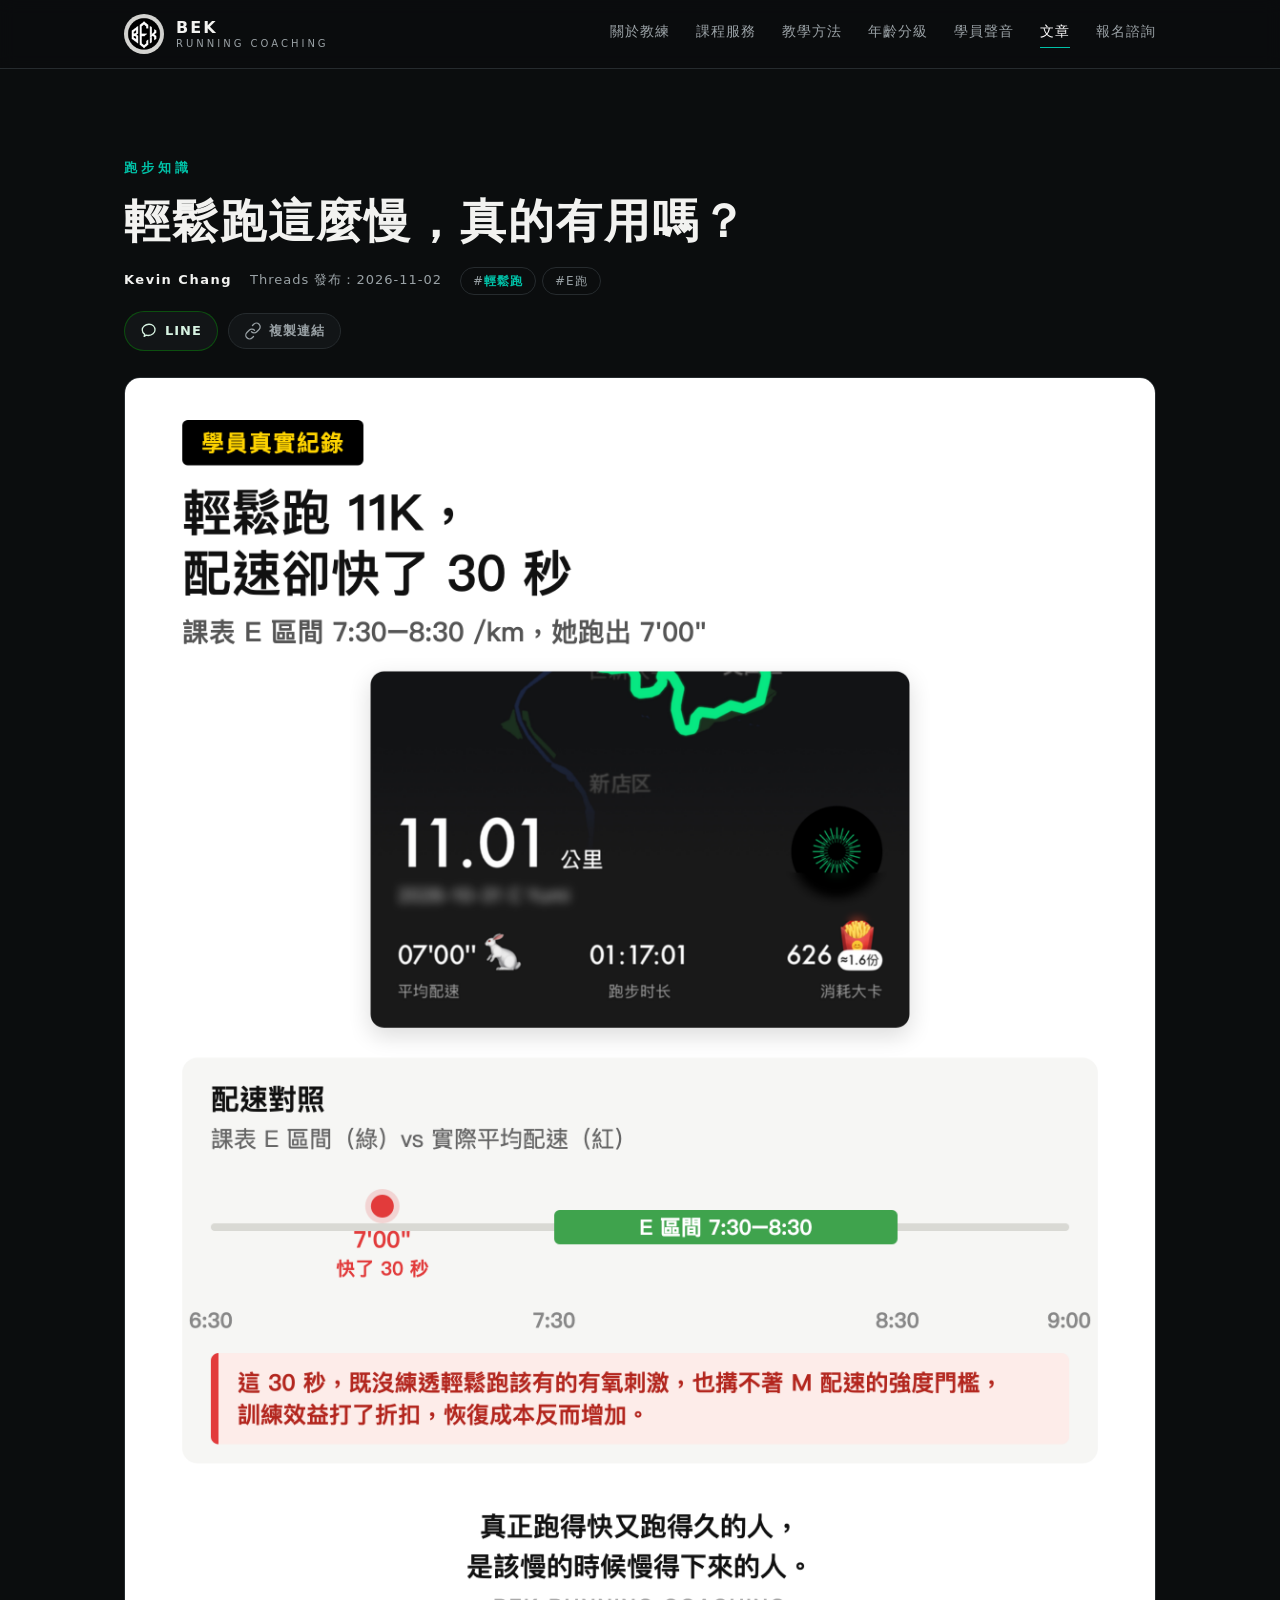
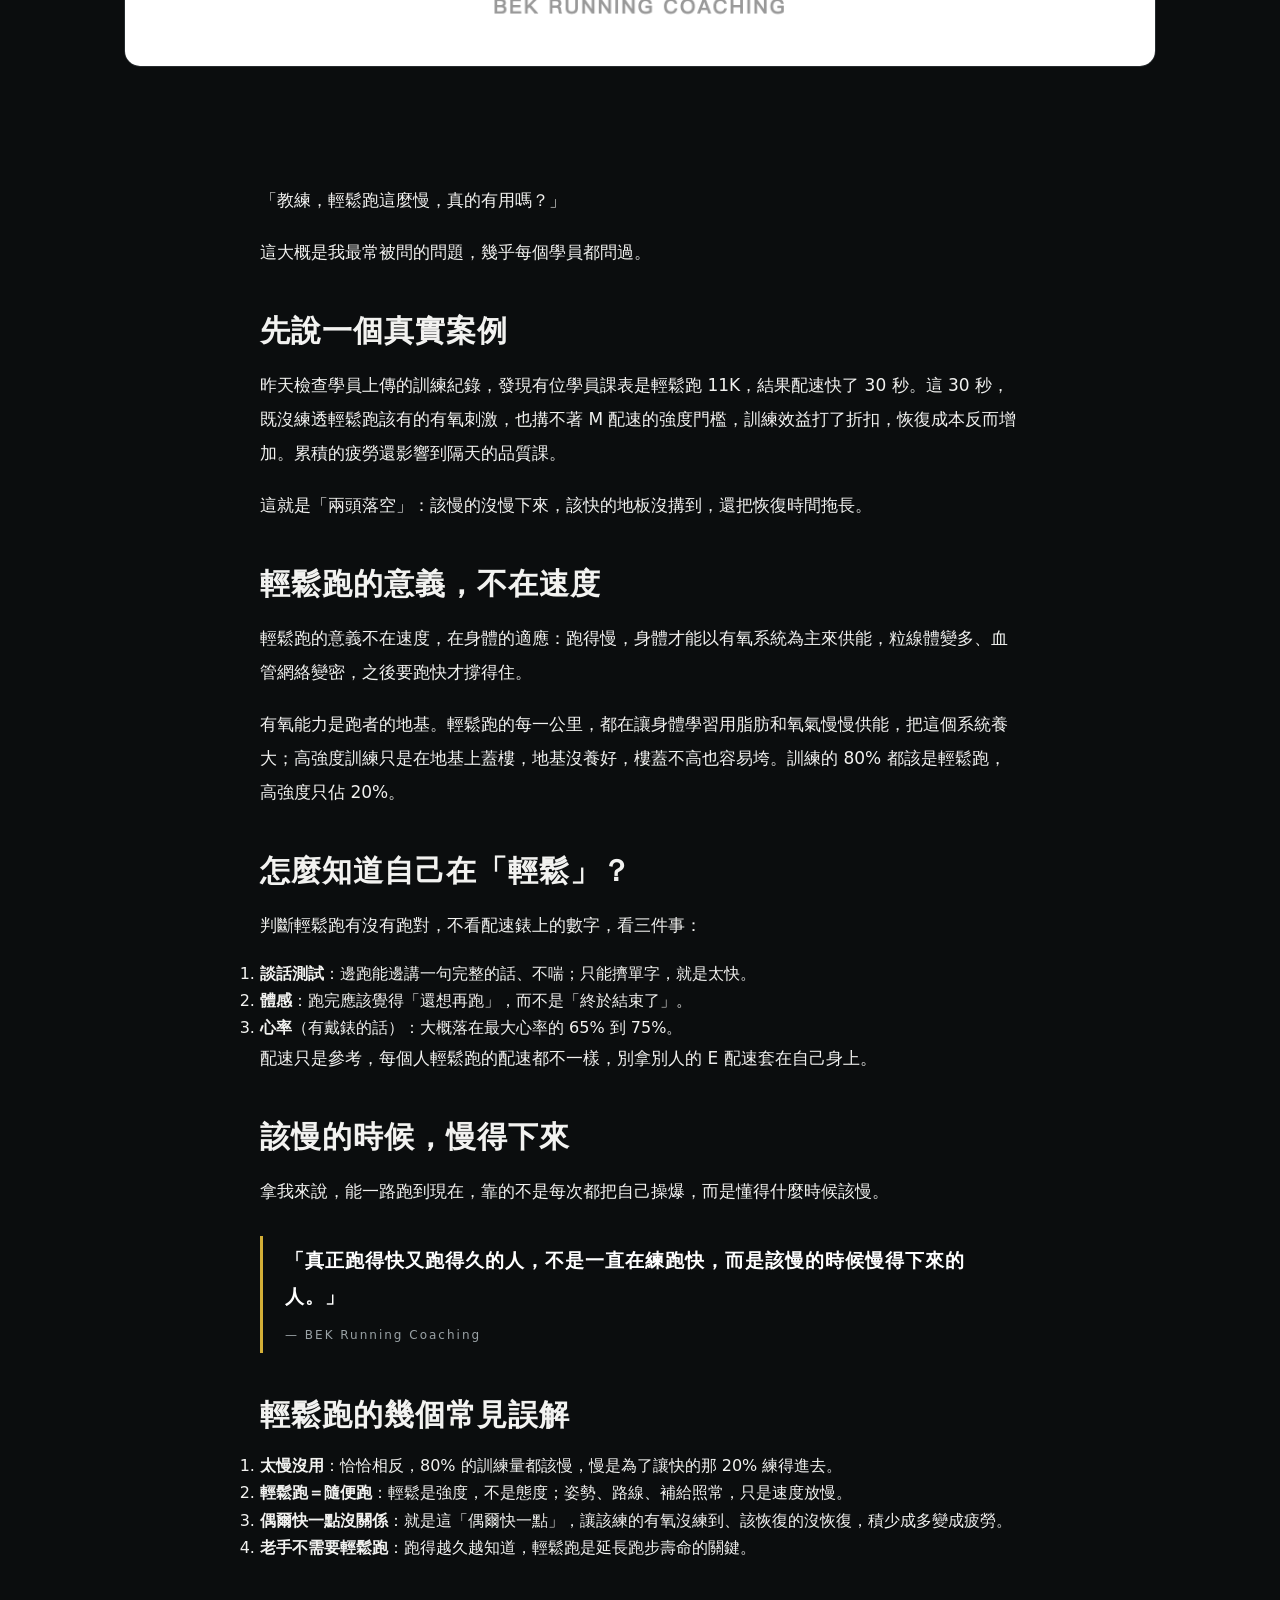
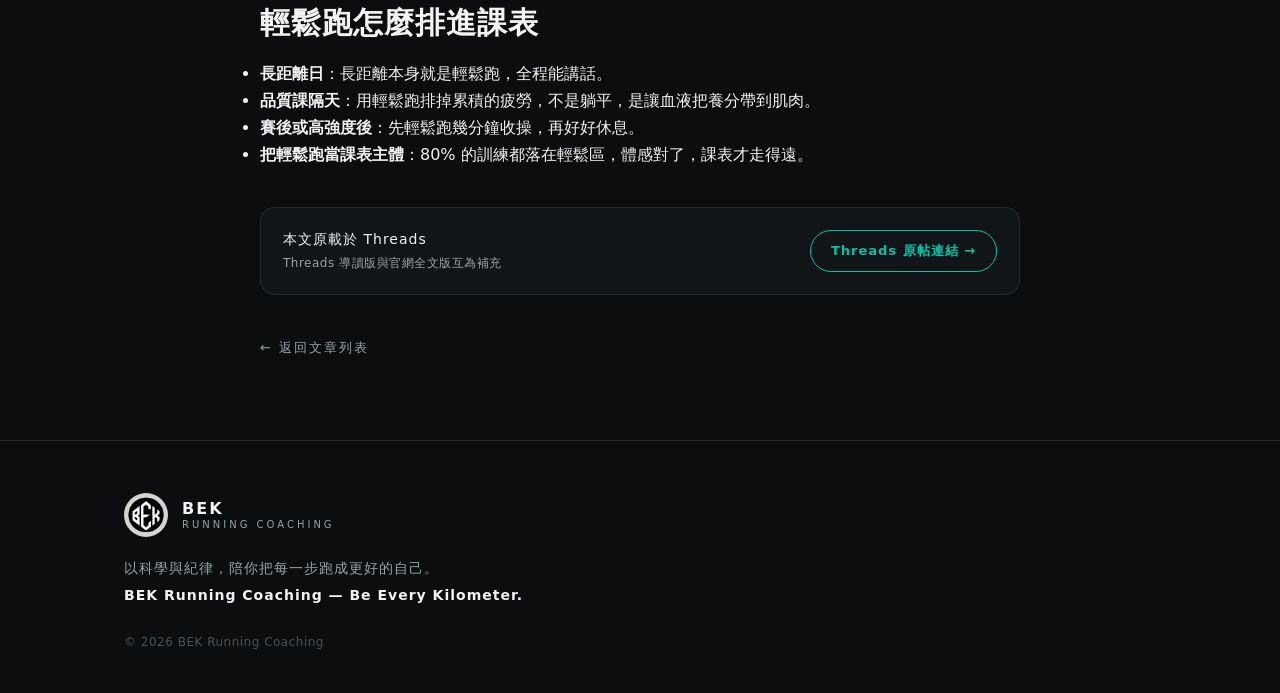
<file: articles/easy-run-benefits/index.html>
<!DOCTYPE html>
<html lang="zh-Hant">
<head>
<meta charset="UTF-8">
<meta name="viewport" content="width=device-width, initial-scale=1">
<link rel="canonical" href="https://bekrunning.tw/articles/easy-run-benefits/">
<title>輕鬆跑這麼慢，真的有用嗎？｜BEK Running Coaching</title>
<meta name="description" content="輕鬆跑這麼慢，真的有用嗎？訓練的 80% 都該是輕鬆跑，談話測試、體感、心率三招判斷跑對沒，附常見誤解與課表安排。BEK Running Coaching 跑步知識。">
<meta property="og:title" content="輕鬆跑這麼慢，真的有用嗎？｜BEK Running Coaching">
<meta property="og:description" content="學員最常問的問題：輕鬆跑這麼慢，真的有用嗎？訓練的 80% 都該是輕鬆跑，該慢的時候慢得下來，才是跑得久的關鍵。">
<meta property="og:type" content="article">
<meta property="og:image" content="https://bekrunning.tw/assets/bek_logo.png">
<link rel="stylesheet" href="../../assets/articles.css">
<script type="application/ld+json">
{
  "@context": "https://schema.org",
  "@type": "Article",
  "headline": "輕鬆跑這麼慢，真的有用嗎？",
  "description": "訓練的 80% 都該是輕鬆跑。用談話測試、體感與心率判斷跑對了沒，以及常見誤解與課表安排。",
  "image": [
    "https://bekrunning.tw/assets/bek_logo.png"
  ],
  "datePublished": "2026-11-04",
  "dateModified": "2026-11-12",
  "inLanguage": "zh-Hant",
  "author": {
    "@type": "Person",
    "name": "Kevin Chang",
    "url": "https://bekrunning.tw/"
  },
  "publisher": {
    "@id": "https://bekrunning.tw/#organization"
  },
  "isPartOf": {
    "@id": "https://bekrunning.tw/#website"
  },
  "mainEntityOfPage": {
    "@type": "WebPage",
    "@id": "https://bekrunning.tw/articles/easy-run-benefits/"
  }
}
</script>
<!-- Google Analytics 4 -->
<script async src="https://www.googletagmanager.com/gtag/js?id=G-4G0TJLPG4D"></script>
<script>
  window.dataLayer = window.dataLayer || [];
  function gtag(){dataLayer.push(arguments);}
  gtag('js', new Date());
  gtag('config', 'G-4G0TJLPG4D');
</script>
</head>
<body>

<header>
  <div class="wrap nav">
    <div class="brand">
      <a href="../../"><img src="../../assets/bek_logo.png" alt="BEK 品牌標誌"></a>
      <a href="../../" class="brand-name">BEK<small>RUNNING COACHING</small></a>
    </div>
    <nav class="nav-links">
      <a href="../../#coach">關於教練</a>
      <a href="../../#courses">課程服務</a>
      <a href="../../#method">教學方法</a>
      <a href="../../#agegrade">年齡分級</a>
      <a href="../../#voice">學員聲音</a>
      <a href="../" class="on">文章</a>
      <a href="../../#contact">報名諮詢</a>
    </nav>
    <button class="nav-toggle" id="navToggle" aria-label="開啟選單" aria-expanded="false"><span></span><span></span><span></span></button>
  </div>
</header>

<section class="article-hero">
  <div class="wrap">
    <div class="kicker">跑步知識</div>
    <h1>輕鬆跑這麼慢，真的有用嗎？</h1>
    <div class="article-meta">
      <span class="byline">Kevin Chang</span>
      <span>Threads 發布：2026-11-02</span>
      <span class="tags"><span class="tag">#<b>輕鬆跑</b></span><span class="tag">#E跑</span></span>
    </div>
    <div class="thumb"><img src="../../assets/articles/easy-run-card.png" alt="輕鬆跑對照卡"></div>
  </div>
</section>

<section>
  <div class="wrap">
    <article class="prose">
      <p>「教練，輕鬆跑這麼慢，真的有用嗎？」</p>
      <p>這大概是我最常被問的問題，幾乎每個學員都問過。</p>
      <h2>先說一個真實案例</h2>
      <p>昨天檢查學員上傳的訓練紀錄，發現有位學員課表是輕鬆跑 11K，結果配速快了 30 秒。這 30 秒，既沒練透輕鬆跑該有的有氧刺激，也搆不著 M 配速的強度門檻，訓練效益打了折扣，恢復成本反而增加。累積的疲勞還影響到隔天的品質課。</p>
      <p>這就是「兩頭落空」：該慢的沒慢下來，該快的地板沒搆到，還把恢復時間拖長。</p>
      <h2>輕鬆跑的意義，不在速度</h2>
      <p>輕鬆跑的意義不在速度，在身體的適應：跑得慢，身體才能以有氧系統為主來供能，粒線體變多、血管網絡變密，之後要跑快才撐得住。</p>
      <p>有氧能力是跑者的地基。輕鬆跑的每一公里，都在讓身體學習用脂肪和氧氣慢慢供能，把這個系統養大；高強度訓練只是在地基上蓋樓，地基沒養好，樓蓋不高也容易垮。訓練的 80% 都該是輕鬆跑，高強度只佔 20%。</p>
      <h2>怎麼知道自己在「輕鬆」？</h2>
      <p>判斷輕鬆跑有沒有跑對，不看配速錶上的數字，看三件事：</p>
      <ol>
        <li><b>談話測試</b>：邊跑能邊講一句完整的話、不喘；只能擠單字，就是太快。</li>
        <li><b>體感</b>：跑完應該覺得「還想再跑」，而不是「終於結束了」。</li>
        <li><b>心率</b>（有戴錶的話）：大概落在最大心率的 65% 到 75%。</li>
      </ol>
      <p>配速只是參考，每個人輕鬆跑的配速都不一樣，別拿別人的 E 配速套在自己身上。</p>
      <h2>該慢的時候，慢得下來</h2>
      <p>拿我來說，能一路跑到現在，靠的不是每次都把自己操爆，而是懂得什麼時候該慢。</p>
      <blockquote class="pullquote">
        「真正跑得快又跑得久的人，不是一直在練跑快，而是該慢的時候慢得下來的人。」
        <span class="src">— BEK Running Coaching</span>
      </blockquote>
      <h2>輕鬆跑的幾個常見誤解</h2>
      <ol>
        <li><b>太慢沒用</b>：恰恰相反，80% 的訓練量都該慢，慢是為了讓快的那 20% 練得進去。</li>
        <li><b>輕鬆跑＝隨便跑</b>：輕鬆是強度，不是態度；姿勢、路線、補給照常，只是速度放慢。</li>
        <li><b>偶爾快一點沒關係</b>：就是這「偶爾快一點」，讓該練的有氧沒練到、該恢復的沒恢復，積少成多變成疲勞。</li>
        <li><b>老手不需要輕鬆跑</b>：跑得越久越知道，輕鬆跑是延長跑步壽命的關鍵。</li>
      </ol>
      <h2>輕鬆跑怎麼排進課表</h2>
      <ul>
        <li><b>長距離日</b>：長距離本身就是輕鬆跑，全程能講話。</li>
        <li><b>品質課隔天</b>：用輕鬆跑排掉累積的疲勞，不是躺平，是讓血液把養分帶到肌肉。</li>
        <li><b>賽後或高強度後</b>：先輕鬆跑幾分鐘收操，再好好休息。</li>
        <li><b>把輕鬆跑當課表主體</b>：80% 的訓練都落在輕鬆區，體感對了，課表才走得遠。</li>
      </ul>
      <div class="threads-box">
        <div class="tt">本文原載於 Threads<small>Threads 導讀版與官網全文版互為補充</small></div>
        <a class="threads-link" href="https://www.threads.com/@kevinchang1225/post/DfPSnwvk2fq" target="_blank" rel="noopener">Threads 原帖連結 →</a>
      </div>
      <a class="back" href="../">← 返回文章列表</a>
    </article>
  </div>
</section>

<footer>
  <div class="wrap">
    <div class="footer-brand">
      <img src="../../assets/bek_logo.png" alt="BEK 品牌標誌">
      <div class="name">BEK<small>RUNNING COACHING</small></div>
    </div>
    <p class="slogan">以科學與紀律，陪你把每一步跑成更好的自己。<br><b>BEK Running Coaching — Be Every Kilometer.</b></p>
    <p class="copy">© 2026 BEK Running Coaching</p>
  </div>
</footer>

<script>
  var t=document.getElementById('navToggle'),n=document.querySelector('.nav');
  t.addEventListener('click',function(){n.classList.toggle('open');t.setAttribute('aria-expanded',n.classList.contains('open'));});
</script>
<script src="../../assets/share.js" defer></script>
<!-- Cloudflare Web Analytics -->
<script type='module' src='https://static.cloudflareinsights.com/beacon.min.js' data-cf-beacon='{"token": "ca54834d8135421ea9c4edc3d8f59f64"}'></script>
<!-- End Cloudflare Web Analytics -->
</body>
</html>
</file>
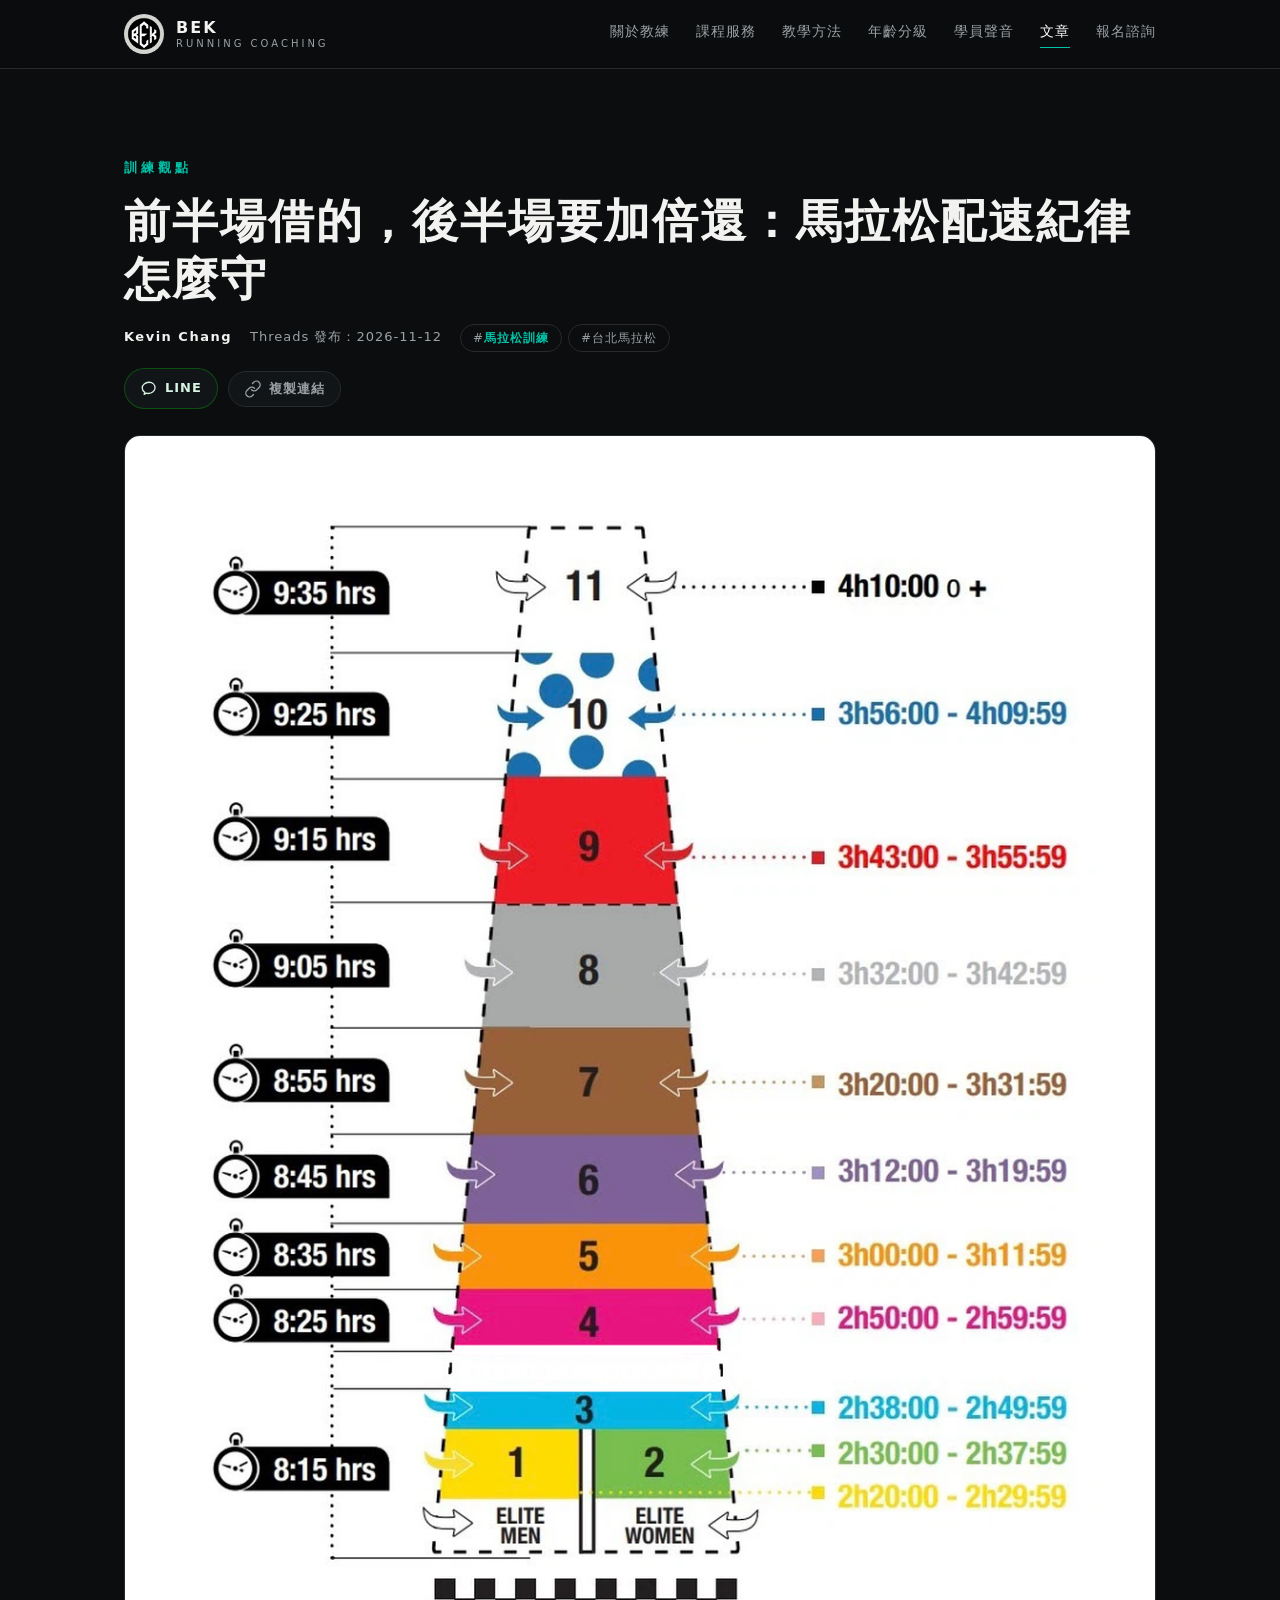
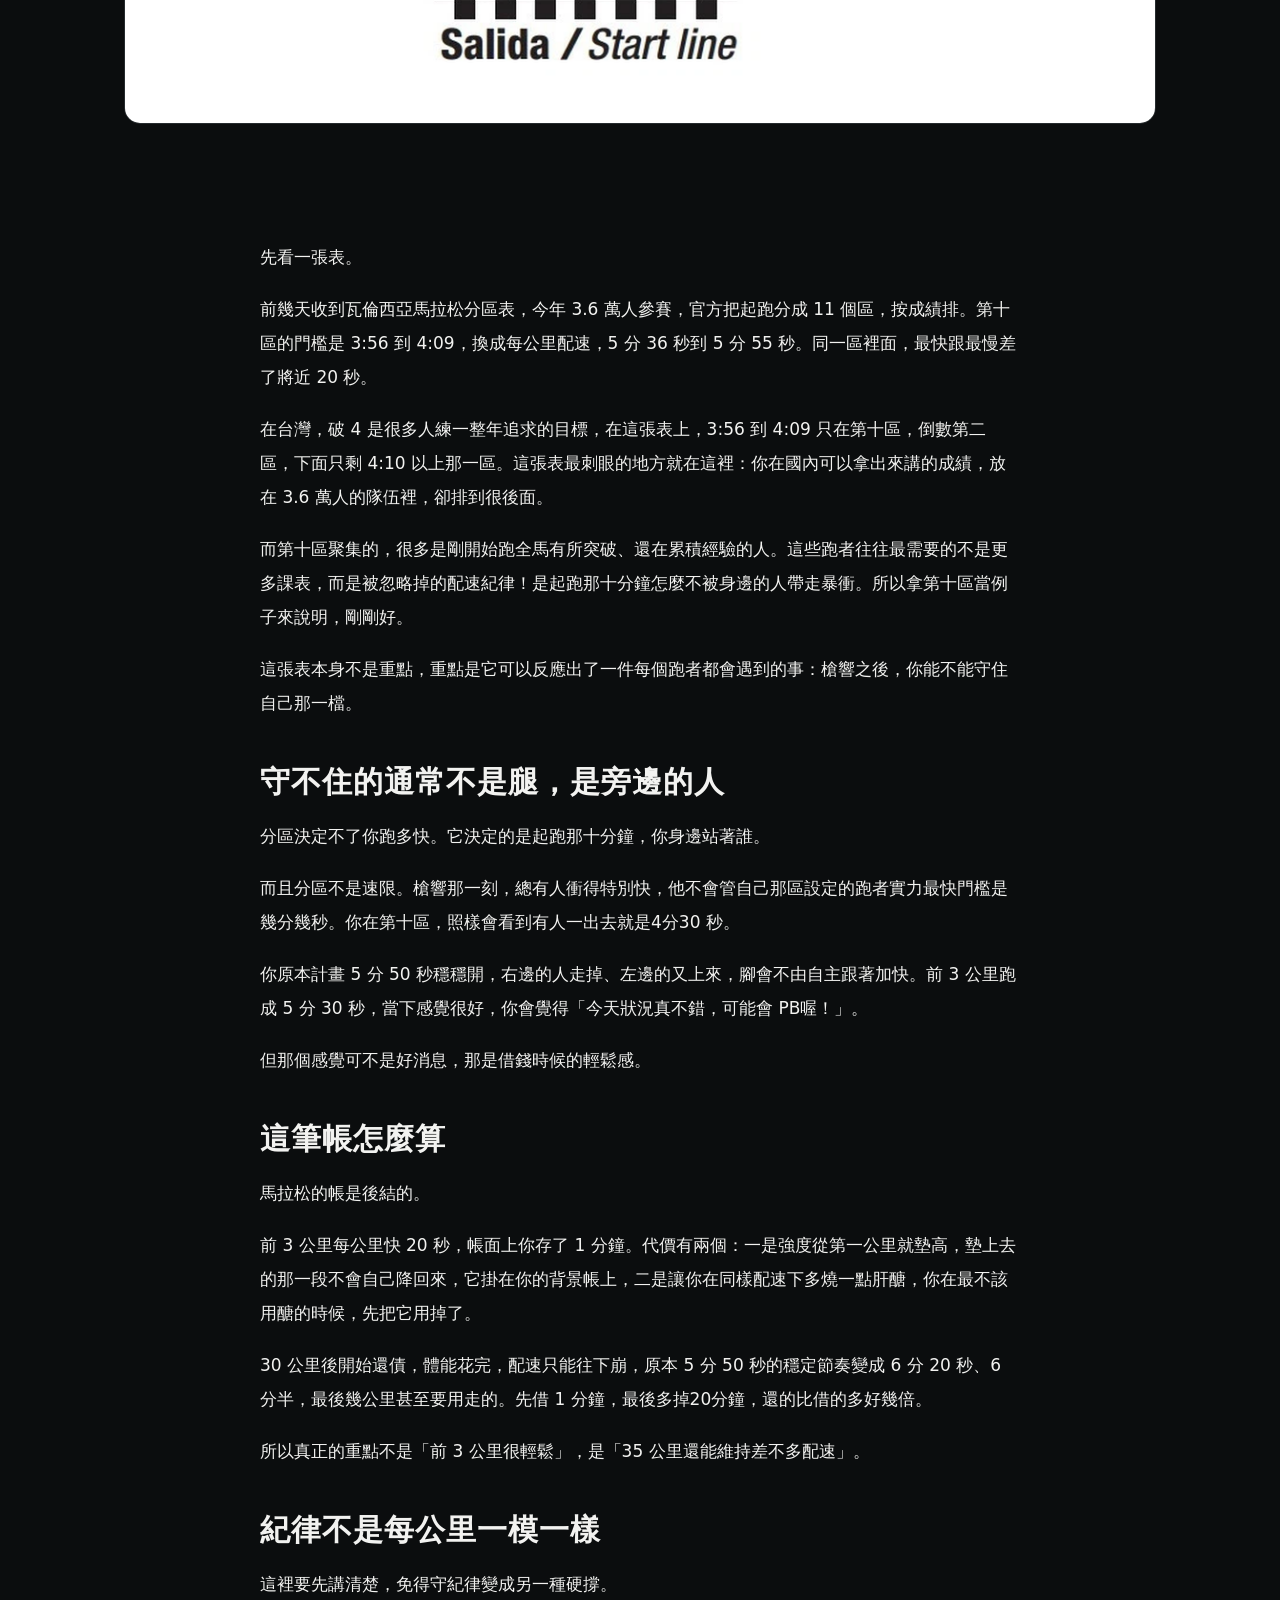
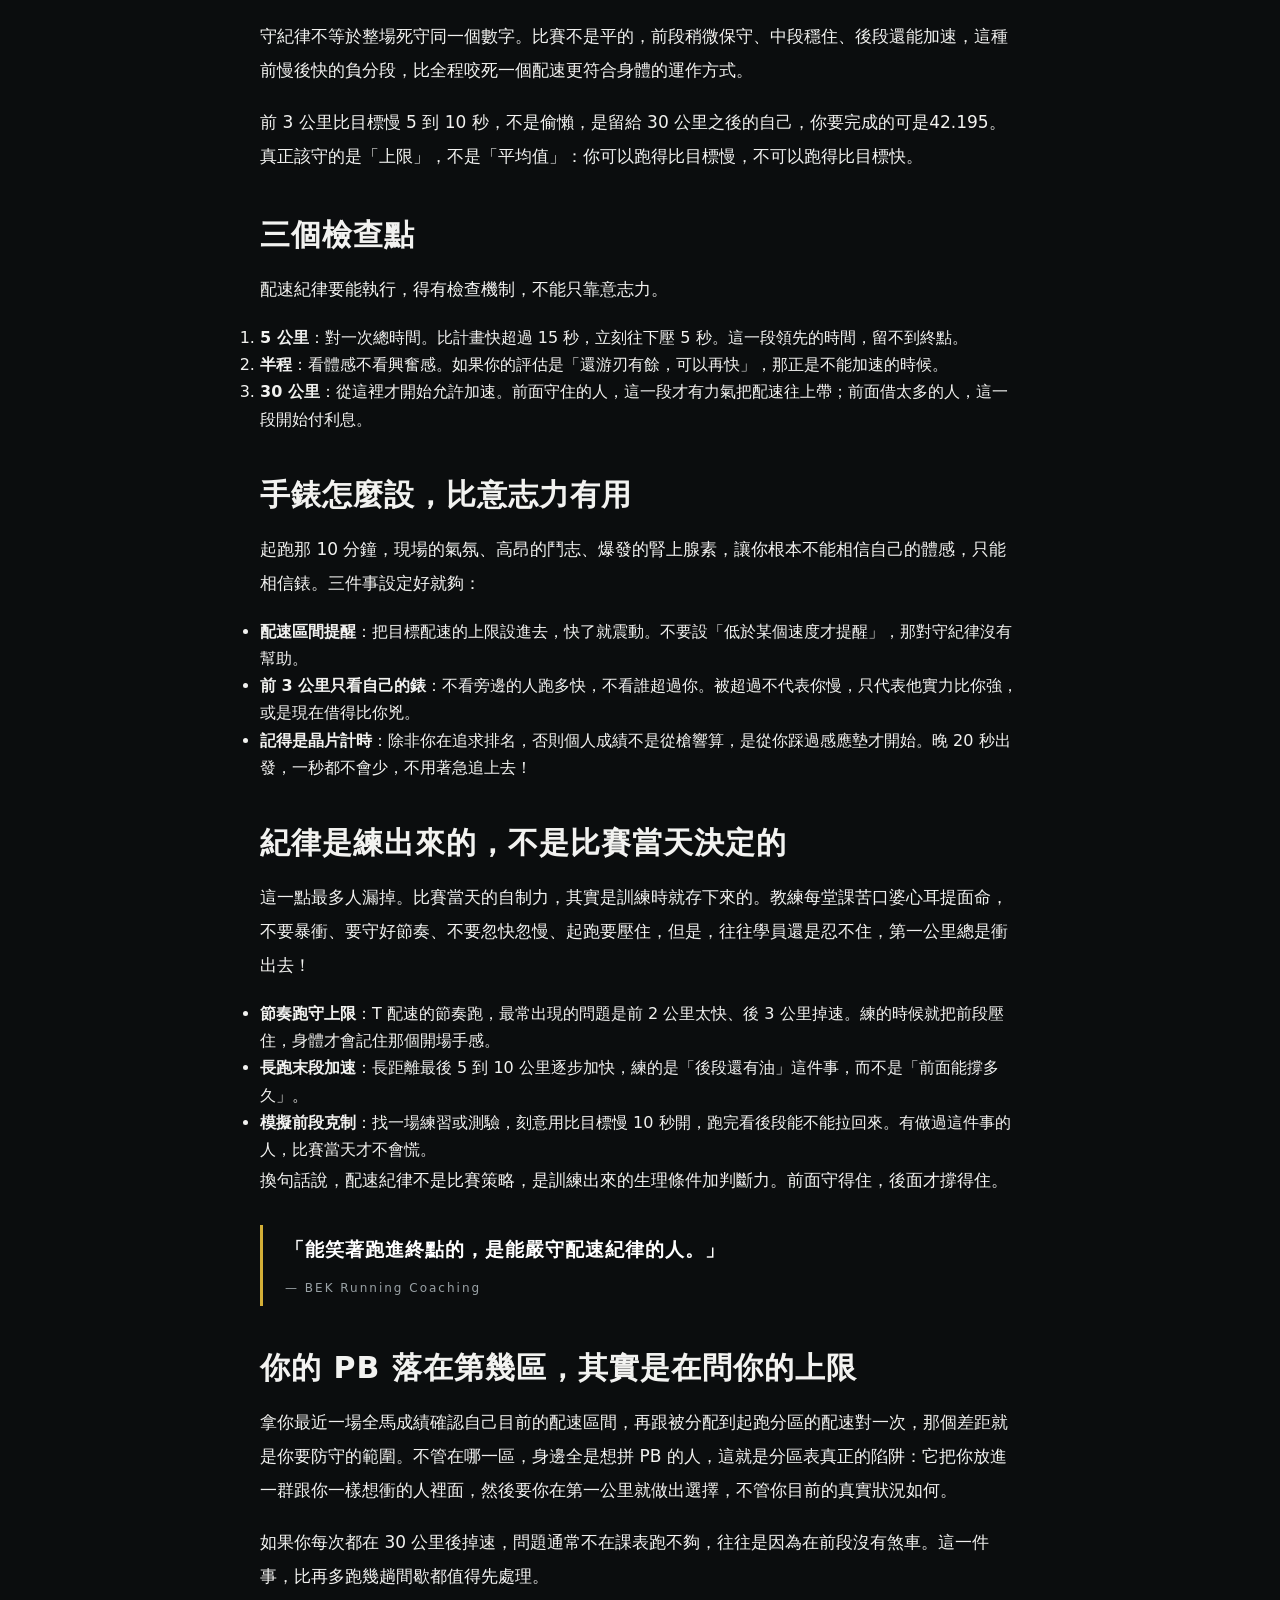
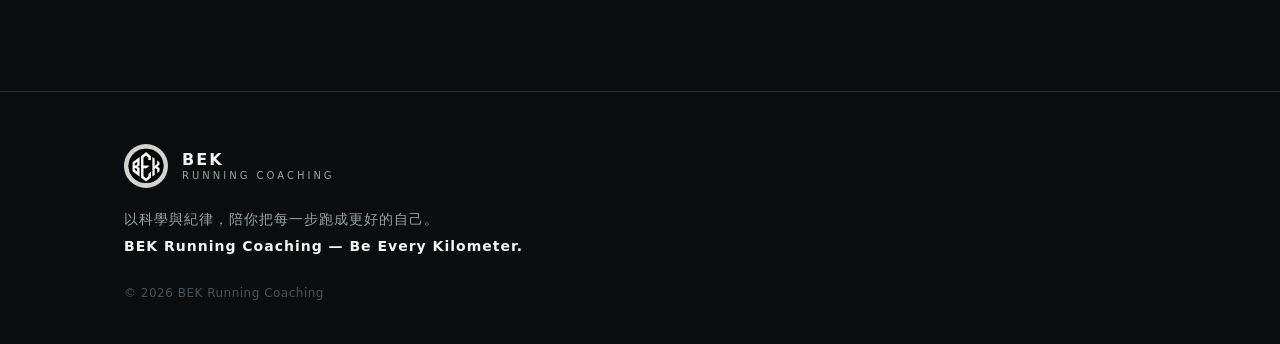
<file: articles/marathon-pace-discipline/index.html>
<!DOCTYPE html>
<html lang="zh-Hant">
<head>
<meta charset="UTF-8">
<meta name="viewport" content="width=device-width, initial-scale=1">
<link rel="canonical" href="https://bekrunning.tw/articles/marathon-pace-discipline/">
<title>前半場借的，後半場要加倍還：馬拉松配速紀律怎麼守｜BEK Running Coaching</title>
<meta name="description" content="在台灣破 4 是練一整年追求的目標，放在 3.6 萬人的分區表上只是第十區。槍響後為什麼守不住、這筆帳怎麼算、三個檢查點與手錶設定，把配速紀律練成能力。">
<meta property="og:title" content="前半場借的，後半場要加倍還：馬拉松配速紀律怎麼守｜BEK Running Coaching">
<meta property="og:description" content="前 3 公里感覺很好，不是好訊號，那是借錢時的輕鬆感。">
<meta property="og:type" content="article">
<meta property="og:image" content="https://bekrunning.tw/assets/articles/valencia-corrals.png">
<link rel="stylesheet" href="../../assets/articles.css">
<script type="application/ld+json">
{
  "@context": "https://schema.org",
  "@type": "Article",
  "headline": "前半場借的，後半場要加倍還：馬拉松配速紀律怎麼守",
  "description": "前 3 公里感覺很好，不是好訊號，那是借錢時的輕鬆感。談槍響後為什麼守不住配速、這筆帳怎麼算、三個檢查點與手錶設定。",
  "image": [
    "https://bekrunning.tw/assets/articles/valencia-corrals.png"
  ],
  "datePublished": "2026-11-12",
  "dateModified": "2026-11-12",
  "inLanguage": "zh-Hant",
  "author": {
    "@type": "Person",
    "name": "Kevin Chang",
    "url": "https://bekrunning.tw/"
  },
  "publisher": {
    "@id": "https://bekrunning.tw/#organization"
  },
  "isPartOf": {
    "@id": "https://bekrunning.tw/#website"
  },
  "mainEntityOfPage": {
    "@type": "WebPage",
    "@id": "https://bekrunning.tw/articles/marathon-pace-discipline/"
  }
}
</script>
<!-- Google Analytics 4 -->
<script async src="https://www.googletagmanager.com/gtag/js?id=G-4G0TJLPG4D"></script>
<script>
  window.dataLayer = window.dataLayer || [];
  function gtag(){dataLayer.push(arguments);}
  gtag('js', new Date());
  gtag('config', 'G-4G0TJLPG4D');
</script>
</head>
<body>

<header>
  <div class="wrap nav">
    <div class="brand">
      <a href="../../"><img src="../../assets/bek_logo.png" alt="BEK 品牌標誌"></a>
      <a href="../../" class="brand-name">BEK<small>RUNNING COACHING</small></a>
    </div>
    <nav class="nav-links">
      <a href="../../#coach">關於教練</a>
      <a href="../../#courses">課程服務</a>
      <a href="../../#method">教學方法</a>
      <a href="../../#agegrade">年齡分級</a>
      <a href="../../#voice">學員聲音</a>
      <a href="../" class="on">文章</a>
      <a href="../../#contact">報名諮詢</a>
    </nav>
    <button class="nav-toggle" id="navToggle" aria-label="開啟選單" aria-expanded="false"><span></span><span></span><span></span></button>
  </div>
</header>

<section class="article-hero">
  <div class="wrap">
    <div class="kicker">訓練觀點</div>
    <h1>前半場借的，後半場要加倍還：馬拉松配速紀律怎麼守</h1>
    <div class="article-meta">
      <span class="byline">Kevin Chang</span>
      <span>Threads 發布：2026-11-12</span>
      <span class="tags"><span class="tag">#<b>馬拉松訓練</b></span><span class="tag">#台北馬拉松</span></span>
    </div>
    <div class="thumb"><img src="../../assets/articles/valencia-corrals.png" alt="馬拉松起跑分區表"></div>
  </div>
</section>

<section>
  <div class="wrap">
    <article class="prose">
      <p>先看一張表。</p>
      <p>前幾天收到瓦倫西亞馬拉松分區表，今年 3.6 萬人參賽，官方把起跑分成 11 個區，按成績排。第十區的門檻是 3:56 到 4:09，換成每公里配速，5 分 36 秒到 5 分 55 秒。同一區裡面，最快跟最慢差了將近 20 秒。</p>
      <p>在台灣，破 4 是很多人練一整年追求的目標，在這張表上，3:56 到 4:09 只在第十區，倒數第二區，下面只剩 4:10 以上那一區。這張表最刺眼的地方就在這裡：你在國內可以拿出來講的成績，放在 3.6 萬人的隊伍裡，卻排到很後面。</p>
      <p>而第十區聚集的，很多是剛開始跑全馬有所突破、還在累積經驗的人。這些跑者往往最需要的不是更多課表，而是被忽略掉的配速紀律！是起跑那十分鐘怎麼不被身邊的人帶走暴衝。所以拿第十區當例子來說明，剛剛好。</p>
      <p>這張表本身不是重點，重點是它可以反應出了一件每個跑者都會遇到的事：槍響之後，你能不能守住自己那一檔。</p>

      <h2>守不住的通常不是腿，是旁邊的人</h2>
      <p>分區決定不了你跑多快。它決定的是起跑那十分鐘，你身邊站著誰。</p>
      <p>而且分區不是速限。槍響那一刻，總有人衝得特別快，他不會管自己那區設定的跑者實力最快門檻是幾分幾秒。你在第十區，照樣會看到有人一出去就是4分30 秒。</p>
      <p>你原本計畫 5 分 50 秒穩穩開，右邊的人走掉、左邊的又上來，腳會不由自主跟著加快。前 3 公里跑成 5 分 30 秒，當下感覺很好，你會覺得「今天狀況真不錯，可能會 PB喔！」。</p>
      <p>但那個感覺可不是好消息，那是借錢時候的輕鬆感。</p>

      <h2>這筆帳怎麼算</h2>
      <p>馬拉松的帳是後結的。</p>
      <p>前 3 公里每公里快 20 秒，帳面上你存了 1 分鐘。代價有兩個：一是強度從第一公里就墊高，墊上去的那一段不會自己降回來，它掛在你的背景帳上，二是讓你在同樣配速下多燒一點肝醣，你在最不該用醣的時候，先把它用掉了。</p>
      <p>30 公里後開始還債，體能花完，配速只能往下崩，原本 5 分 50 秒的穩定節奏變成 6 分 20 秒、6 分半，最後幾公里甚至要用走的。先借 1 分鐘，最後多掉20分鐘，還的比借的多好幾倍。</p>
      <p>所以真正的重點不是「前 3 公里很輕鬆」，是「35 公里還能維持差不多配速」。</p>

      <h2>紀律不是每公里一模一樣</h2>
      <p>這裡要先講清楚，免得守紀律變成另一種硬撐。</p>
      <p>守紀律不等於整場死守同一個數字。比賽不是平的，前段稍微保守、中段穩住、後段還能加速，這種前慢後快的負分段，比全程咬死一個配速更符合身體的運作方式。</p>
      <p>前 3 公里比目標慢 5 到 10 秒，不是偷懶，是留給 30 公里之後的自己，你要完成的可是42.195。真正該守的是「上限」，不是「平均值」：你可以跑得比目標慢，不可以跑得比目標快。</p>

      <h2>三個檢查點</h2>
      <p>配速紀律要能執行，得有檢查機制，不能只靠意志力。</p>
      <ol>
        <li><b>5 公里</b>：對一次總時間。比計畫快超過 15 秒，立刻往下壓 5 秒。這一段領先的時間，留不到終點。</li>
        <li><b>半程</b>：看體感不看興奮感。如果你的評估是「還游刃有餘，可以再快」，那正是不能加速的時候。</li>
        <li><b>30 公里</b>：從這裡才開始允許加速。前面守住的人，這一段才有力氣把配速往上帶；前面借太多的人，這一段開始付利息。</li>
      </ol>

      <h2>手錶怎麼設，比意志力有用</h2>
      <p>起跑那 10 分鐘，現場的氣氛、高昂的鬥志、爆發的腎上腺素，讓你根本不能相信自己的體感，只能相信錶。三件事設定好就夠：</p>
      <ul>
        <li><b>配速區間提醒</b>：把目標配速的上限設進去，快了就震動。不要設「低於某個速度才提醒」，那對守紀律沒有幫助。</li>
        <li><b>前 3 公里只看自己的錶</b>：不看旁邊的人跑多快，不看誰超過你。被超過不代表你慢，只代表他實力比你強，或是現在借得比你兇。</li>
        <li><b>記得是晶片計時</b>：除非你在追求排名，否則個人成績不是從槍響算，是從你踩過感應墊才開始。晚 20 秒出發，一秒都不會少，不用著急追上去！</li>
      </ul>

      <h2>紀律是練出來的，不是比賽當天決定的</h2>
      <p>這一點最多人漏掉。比賽當天的自制力，其實是訓練時就存下來的。教練每堂課苦口婆心耳提面命，不要暴衝、要守好節奏、不要忽快忽慢、起跑要壓住，但是，往往學員還是忍不住，第一公里總是衝出去！</p>
      <ul>
        <li><b>節奏跑守上限</b>：T 配速的節奏跑，最常出現的問題是前 2 公里太快、後 3 公里掉速。練的時候就把前段壓住，身體才會記住那個開場手感。</li>
        <li><b>長跑末段加速</b>：長距離最後 5 到 10 公里逐步加快，練的是「後段還有油」這件事，而不是「前面能撐多久」。</li>
        <li><b>模擬前段克制</b>：找一場練習或測驗，刻意用比目標慢 10 秒開，跑完看後段能不能拉回來。有做過這件事的人，比賽當天才不會慌。</li>
      </ul>
      <p>換句話說，配速紀律不是比賽策略，是訓練出來的生理條件加判斷力。前面守得住，後面才撐得住。</p>

      <blockquote class="pullquote">
        「能笑著跑進終點的，是能嚴守配速紀律的人。」
        <span class="src">— BEK Running Coaching</span>
      </blockquote>

      <h2>你的 PB 落在第幾區，其實是在問你的上限</h2>
      <p>拿你最近一場全馬成績確認自己目前的配速區間，再跟被分配到起跑分區的配速對一次，那個差距就是你要防守的範圍。不管在哪一區，身邊全是想拼 PB 的人，這就是分區表真正的陷阱：它把你放進一群跟你一樣想衝的人裡面，然後要你在第一公里就做出選擇，不管你目前的真實狀況如何。</p>
      <p>如果你每次都在 30 公里後掉速，問題通常不在課表跑不夠，往往是因為在前段沒有煞車。這一件事，比再多跑幾趟間歇都值得先處理。</p>
    </article>
  </div>
</section>

<footer>
  <div class="wrap">
    <div class="footer-brand">
      <img src="../../assets/bek_logo.png" alt="BEK 品牌標誌">
      <div class="name">BEK<small>RUNNING COACHING</small></div>
    </div>
    <p class="slogan">以科學與紀律，陪你把每一步跑成更好的自己。<br><b>BEK Running Coaching — Be Every Kilometer.</b></p>
    <p class="copy">© 2026 BEK Running Coaching</p>
  </div>
</footer>

<script>
  var t=document.getElementById('navToggle'),n=document.querySelector('.nav');
  t.addEventListener('click',function(){n.classList.toggle('open');t.setAttribute('aria-expanded',n.classList.contains('open'));});
</script>
<script src="../../assets/share.js" defer></script>
<!-- Cloudflare Web Analytics -->
<script type='module' src='https://static.cloudflareinsights.com/beacon.min.js' data-cf-beacon='{"token": "ca54834d8135421ea9c4edc3d8f59f64"}'></script>
<!-- End Cloudflare Web Analytics -->
</body>
</html>
</file>
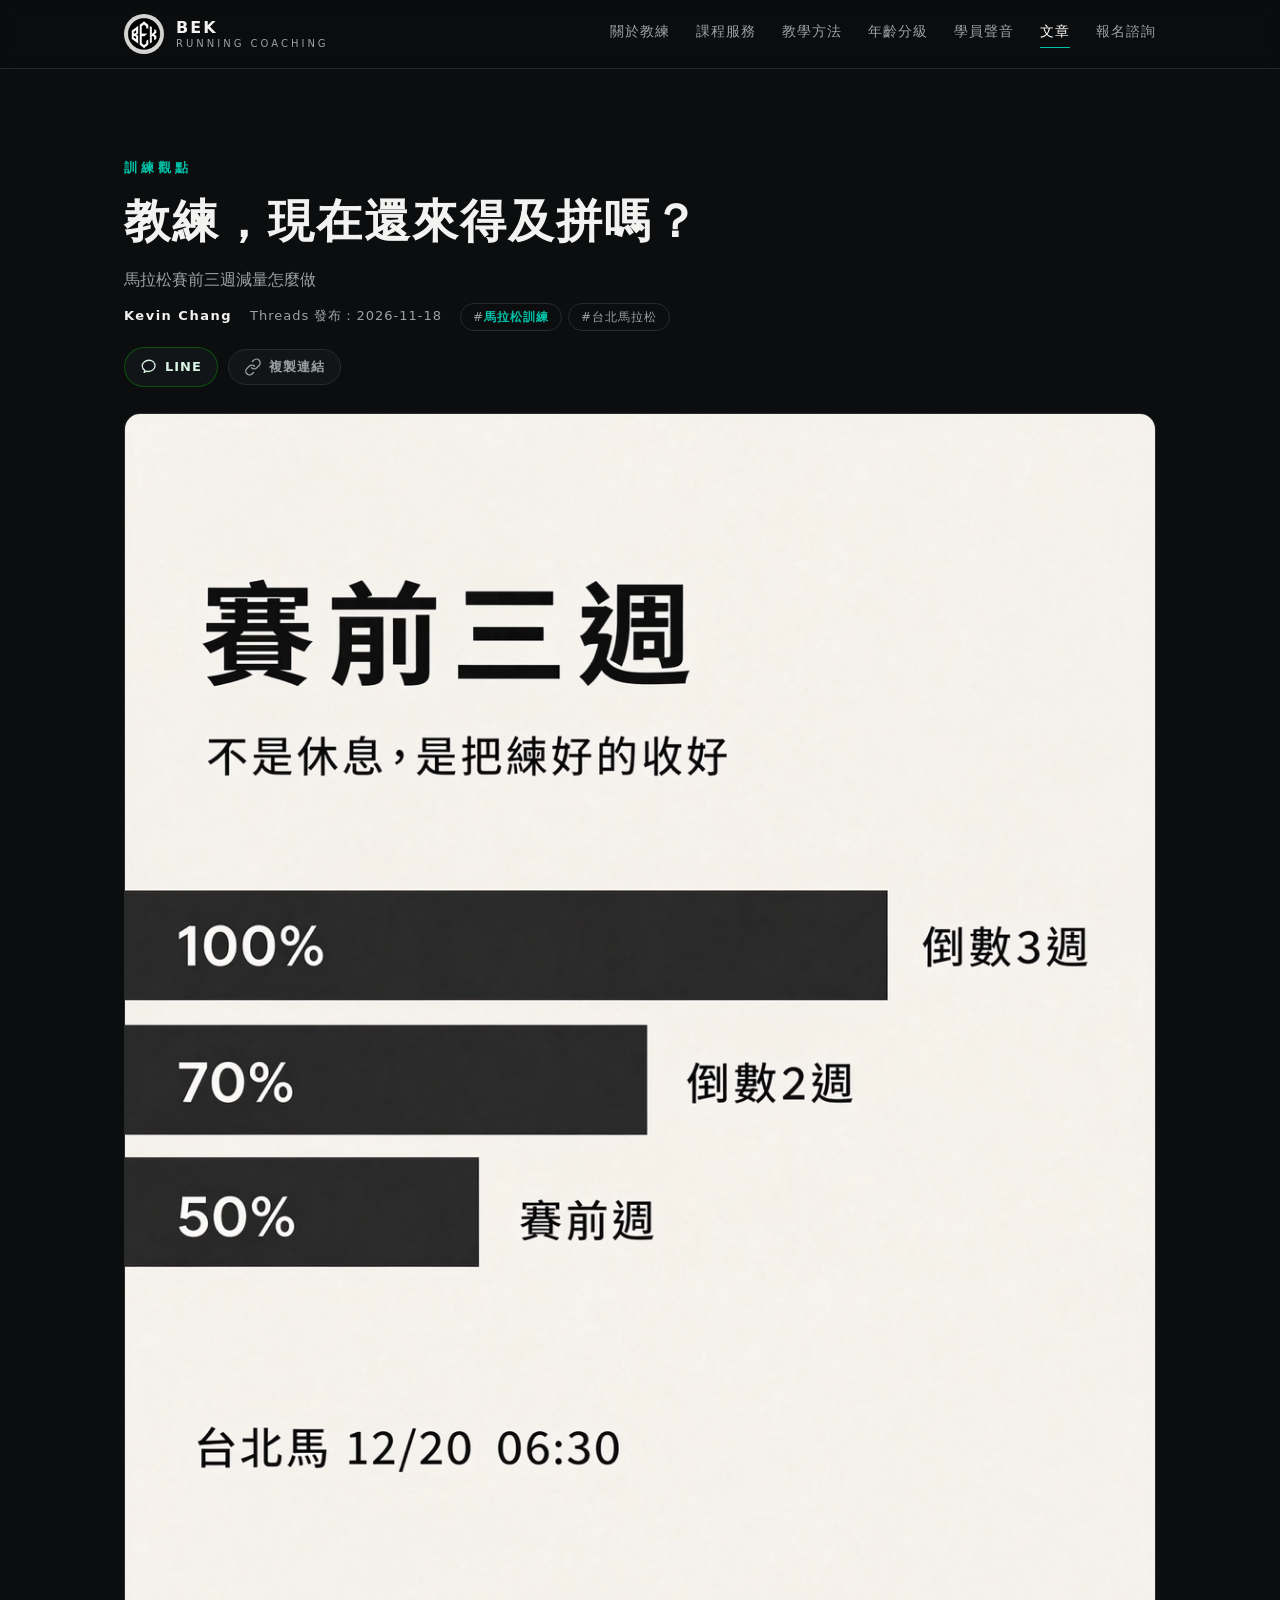
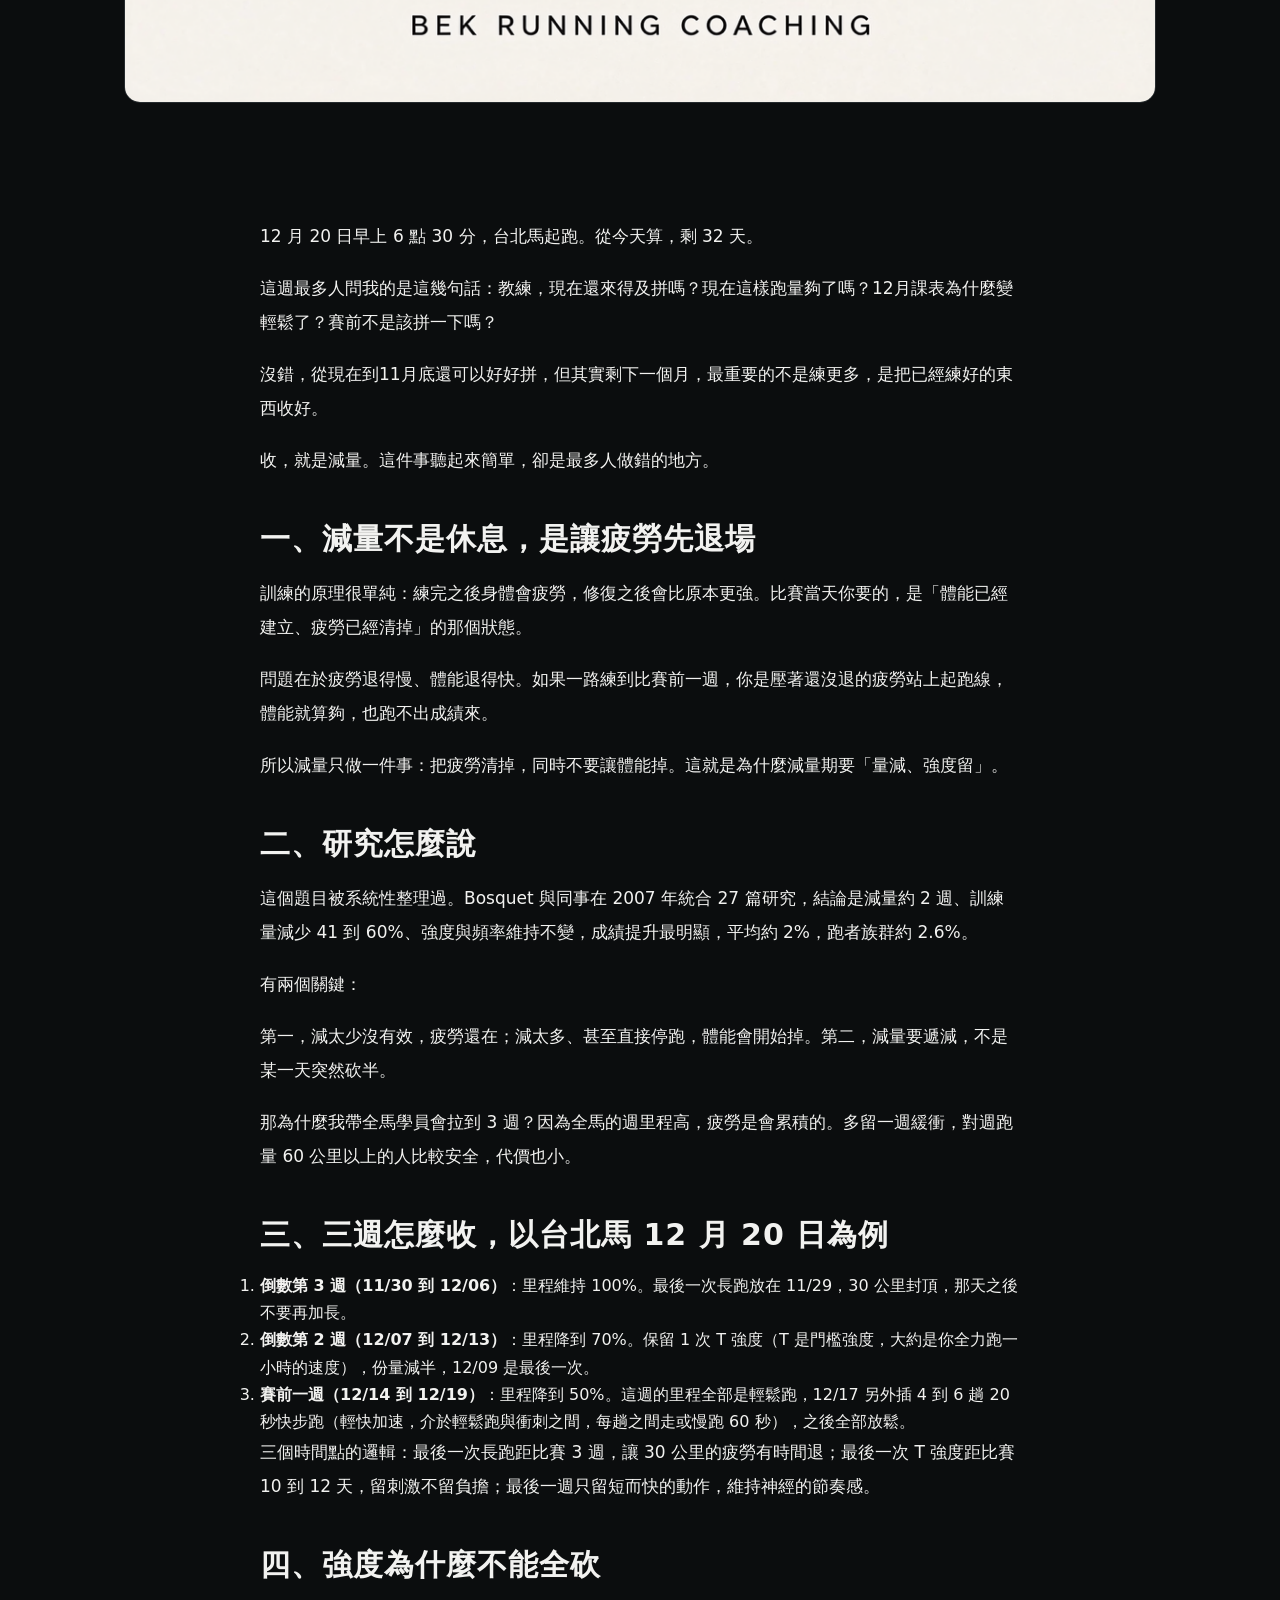
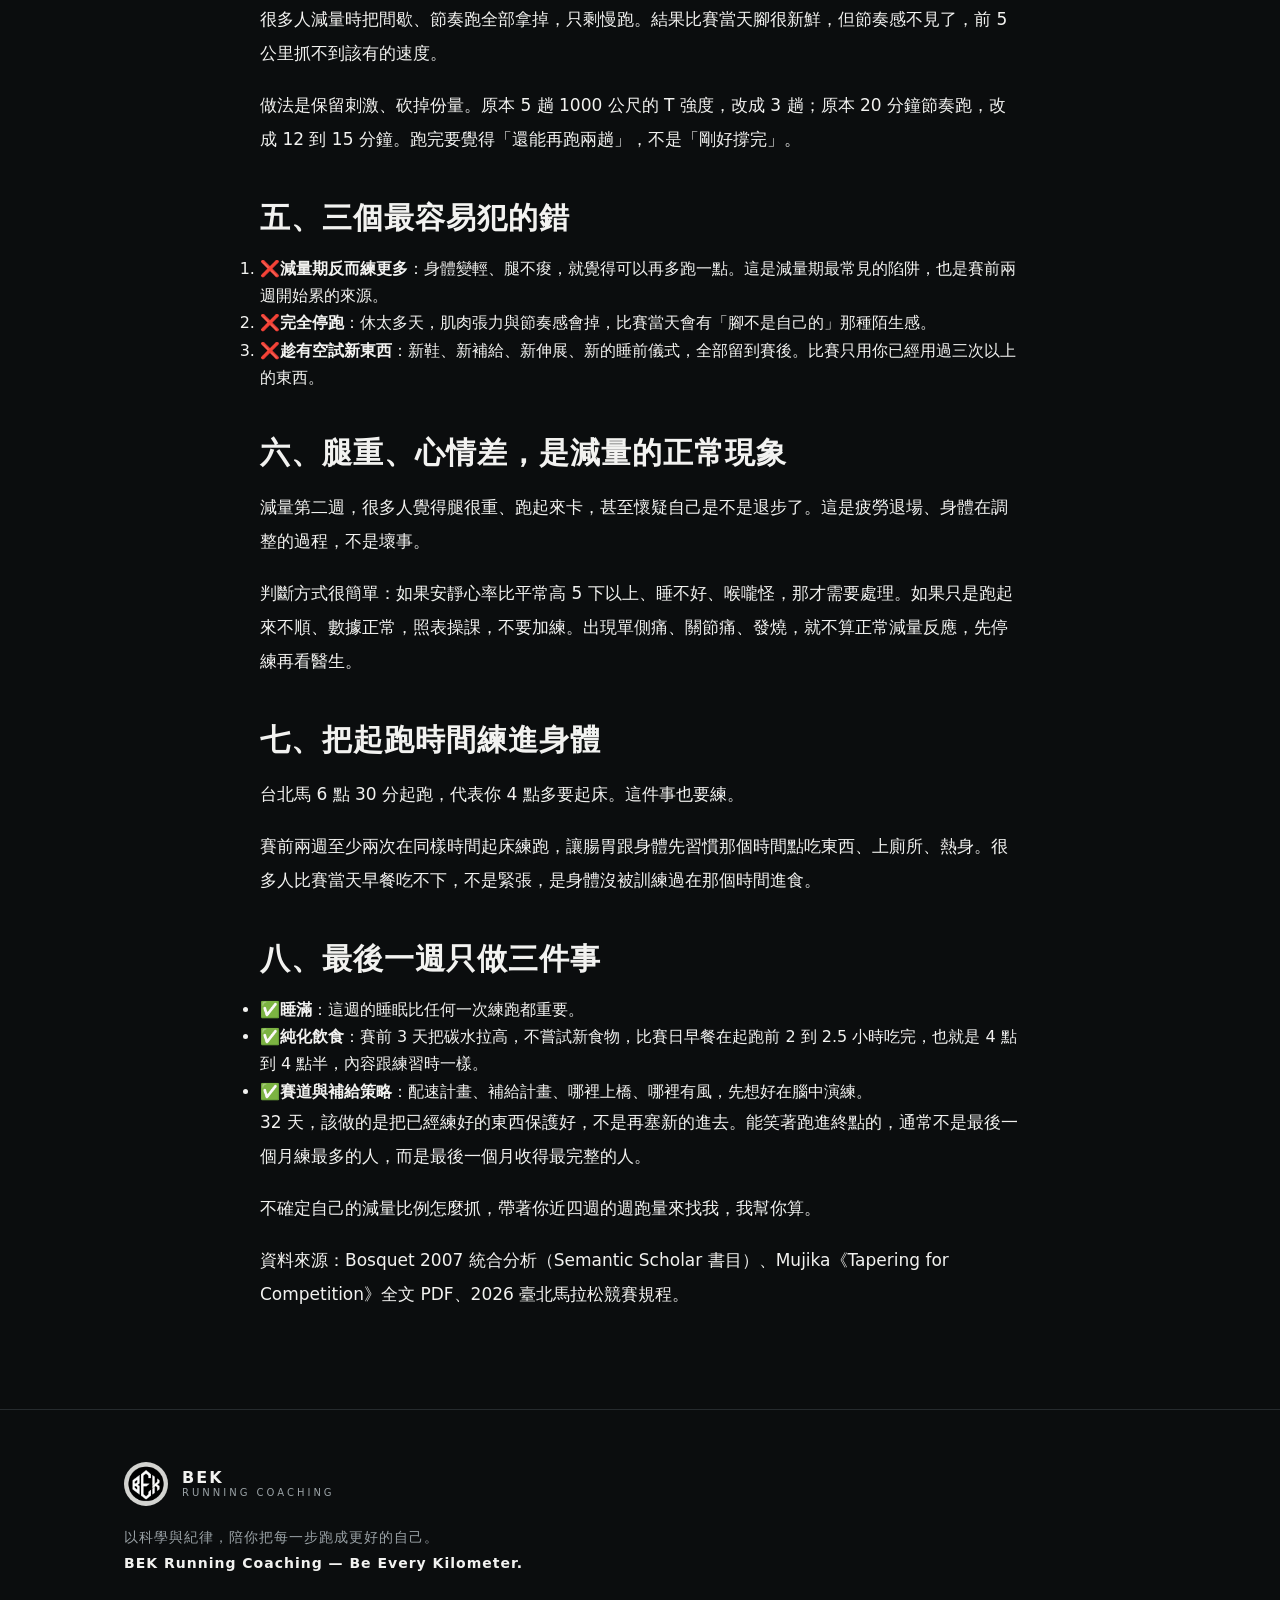
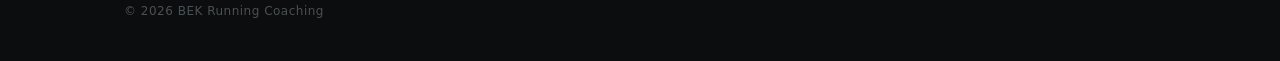
<file: articles/marathon-taper/index.html>
<!DOCTYPE html>
<html lang="zh-Hant">
<head>
<meta charset="UTF-8">
<meta name="viewport" content="width=device-width, initial-scale=1">
<link rel="canonical" href="https://bekrunning.tw/articles/marathon-taper/">
<title>教練，現在還來得及拼嗎？馬拉松賽前三週減量怎麼做｜BEK Running Coaching</title>
<meta name="description" content="教練，現在還來得及拼嗎？台北馬倒數 32 天。減量里程該砍多少、強度為什麼要留、最後一次長跑與 T 強度排在哪一天，以及減量期三個最容易犯的錯。">
<meta property="og:title" content="教練，現在還來得及拼嗎？馬拉松賽前三週減量怎麼做">
<meta property="og:description" content="減量不是休息，是讓疲勞先退場。量要減、強度要留，這才是減量。">
<meta property="og:type" content="article">
<meta property="og:url" content="https://bekrunning.tw/articles/marathon-taper/">
<meta property="og:site_name" content="BEK Running Coaching">
<meta property="og:locale" content="zh_TW">
<meta property="og:image" content="https://bekrunning.tw/assets/articles/marathon-taper-og-20261119.png">
<meta property="og:image:width" content="1200">
<meta property="og:image:height" content="630">
<meta property="og:image:type" content="image/png">
<meta name="twitter:card" content="summary_large_image">
<meta name="twitter:image" content="https://bekrunning.tw/assets/articles/marathon-taper-og-20261119.png">
<link rel="stylesheet" href="../../assets/articles.css">
<script type="application/ld+json">
{
  "@context": "https://schema.org",
  "@type": "Article",
  "headline": "教練，現在還來得及拼嗎？馬拉松賽前三週減量怎麼做",
  "description": "減量里程該砍多少、強度為什麼要留、最後一次長跑與 T 強度排在哪一天，以及減量期三個最容易犯的錯。",
  "image": [
    "https://bekrunning.tw/assets/articles/marathon-taper-card.png"
  ],
  "datePublished": "2026-11-18",
  "dateModified": "2026-11-18",
  "inLanguage": "zh-Hant",
  "author": {
    "@type": "Person",
    "name": "Kevin Chang",
    "url": "https://bekrunning.tw/"
  },
  "publisher": {
    "@id": "https://bekrunning.tw/#organization"
  },
  "isPartOf": {
    "@id": "https://bekrunning.tw/#website"
  },
  "mainEntityOfPage": {
    "@type": "WebPage",
    "@id": "https://bekrunning.tw/articles/marathon-taper/"
  }
}
</script>
<!-- Google Analytics 4 -->
<script async src="https://www.googletagmanager.com/gtag/js?id=G-4G0TJLPG4D"></script>
<script>
  window.dataLayer = window.dataLayer || [];
  function gtag(){dataLayer.push(arguments);}
  gtag('js', new Date());
  gtag('config', 'G-4G0TJLPG4D');
</script>
</head>
<body>

<header>
  <div class="wrap nav">
    <div class="brand">
      <a href="../../"><img src="../../assets/bek_logo.png" alt="BEK 品牌標誌"></a>
      <a href="../../" class="brand-name">BEK<small>RUNNING COACHING</small></a>
    </div>
    <nav class="nav-links">
      <a href="../../#coach">關於教練</a>
      <a href="../../#courses">課程服務</a>
      <a href="../../#method">教學方法</a>
      <a href="../../#agegrade">年齡分級</a>
      <a href="../../#voice">學員聲音</a>
      <a href="../" class="on">文章</a>
      <a href="../../#contact">報名諮詢</a>
    </nav>
    <button class="nav-toggle" id="navToggle" aria-label="開啟選單" aria-expanded="false"><span></span><span></span><span></span></button>
  </div>
</header>

<section class="article-hero">
  <div class="wrap">
    <div class="kicker">訓練觀點</div>
    <h1>教練，現在還來得及拼嗎？</h1>
    <div class="sub">馬拉松賽前三週減量怎麼做</div>
    <div class="article-meta">
      <span class="byline">Kevin Chang</span>
      <span>Threads 發布：2026-11-18</span>
      <span class="tags"><span class="tag">#<b>馬拉松訓練</b></span><span class="tag">#台北馬拉松</span></span>
    </div>
    <div class="thumb"><img src="../../assets/articles/marathon-taper-card.png" alt="賽前三週減量曲線卡"></div>
  </div>
</section>

<section>
  <div class="wrap">
    <article class="prose">
      <p>12 月 20 日早上 6 點 30 分，台北馬起跑。從今天算，剩 32 天。</p>
      <p>這週最多人問我的是這幾句話：教練，現在還來得及拼嗎？現在這樣跑量夠了嗎？12月課表為什麼變輕鬆了？賽前不是該拼一下嗎？</p>
      <p>沒錯，從現在到11月底還可以好好拼，但其實剩下一個月，最重要的不是練更多，是把已經練好的東西收好。</p>
      <p>收，就是減量。這件事聽起來簡單，卻是最多人做錯的地方。</p>

      <h2>一、減量不是休息，是讓疲勞先退場</h2>
      <p>訓練的原理很單純：練完之後身體會疲勞，修復之後會比原本更強。比賽當天你要的，是「體能已經建立、疲勞已經清掉」的那個狀態。</p>
      <p>問題在於疲勞退得慢、體能退得快。如果一路練到比賽前一週，你是壓著還沒退的疲勞站上起跑線，體能就算夠，也跑不出成績來。</p>
      <p>所以減量只做一件事：把疲勞清掉，同時不要讓體能掉。這就是為什麼減量期要「量減、強度留」。</p>

      <h2>二、研究怎麼說</h2>
      <p>這個題目被系統性整理過。Bosquet 與同事在 2007 年統合 27 篇研究，結論是減量約 2 週、訓練量減少 41 到 60%、強度與頻率維持不變，成績提升最明顯，平均約 2%，跑者族群約 2.6%。</p>
      <p>有兩個關鍵：</p>
      <p>第一，減太少沒有效，疲勞還在；減太多、甚至直接停跑，體能會開始掉。第二，減量要遞減，不是某一天突然砍半。</p>
      <p>那為什麼我帶全馬學員會拉到 3 週？因為全馬的週里程高，疲勞是會累積的。多留一週緩衝，對週跑量 60 公里以上的人比較安全，代價也小。</p>

      <h2>三、三週怎麼收，以台北馬 12 月 20 日為例</h2>
      <ol>
        <li><b>倒數第 3 週（11/30 到 12/06）</b>：里程維持 100%。最後一次長跑放在 11/29，30 公里封頂，那天之後不要再加長。</li>
        <li><b>倒數第 2 週（12/07 到 12/13）</b>：里程降到 70%。保留 1 次 T 強度（T 是門檻強度，大約是你全力跑一小時的速度），份量減半，12/09 是最後一次。</li>
        <li><b>賽前一週（12/14 到 12/19）</b>：里程降到 50%。這週的里程全部是輕鬆跑，12/17 另外插 4 到 6 趟 20 秒快步跑（輕快加速，介於輕鬆跑與衝刺之間，每趟之間走或慢跑 60 秒），之後全部放鬆。</li>
      </ol>
      <p>三個時間點的邏輯：最後一次長跑距比賽 3 週，讓 30 公里的疲勞有時間退；最後一次 T 強度距比賽 10 到 12 天，留刺激不留負擔；最後一週只留短而快的動作，維持神經的節奏感。</p>

      <h2>四、強度為什麼不能全砍</h2>
      <p>很多人減量時把間歇、節奏跑全部拿掉，只剩慢跑。結果比賽當天腳很新鮮，但節奏感不見了，前 5 公里抓不到該有的速度。</p>
      <p>做法是保留刺激、砍掉份量。原本 5 趟 1000 公尺的 T 強度，改成 3 趟；原本 20 分鐘節奏跑，改成 12 到 15 分鐘。跑完要覺得「還能再跑兩趟」，不是「剛好撐完」。</p>

      <h2>五、三個最容易犯的錯</h2>
      <ol>
        <li><b>❌減量期反而練更多</b>：身體變輕、腿不痠，就覺得可以再多跑一點。這是減量期最常見的陷阱，也是賽前兩週開始累的來源。</li>
        <li><b>❌完全停跑</b>：休太多天，肌肉張力與節奏感會掉，比賽當天會有「腳不是自己的」那種陌生感。</li>
        <li><b>❌趁有空試新東西</b>：新鞋、新補給、新伸展、新的睡前儀式，全部留到賽後。比賽只用你已經用過三次以上的東西。</li>
      </ol>

      <h2>六、腿重、心情差，是減量的正常現象</h2>
      <p>減量第二週，很多人覺得腿很重、跑起來卡，甚至懷疑自己是不是退步了。這是疲勞退場、身體在調整的過程，不是壞事。</p>
      <p>判斷方式很簡單：如果安靜心率比平常高 5 下以上、睡不好、喉嚨怪，那才需要處理。如果只是跑起來不順、數據正常，照表操課，不要加練。出現單側痛、關節痛、發燒，就不算正常減量反應，先停練再看醫生。</p>

      <h2>七、把起跑時間練進身體</h2>
      <p>台北馬 6 點 30 分起跑，代表你 4 點多要起床。這件事也要練。</p>
      <p>賽前兩週至少兩次在同樣時間起床練跑，讓腸胃跟身體先習慣那個時間點吃東西、上廁所、熱身。很多人比賽當天早餐吃不下，不是緊張，是身體沒被訓練過在那個時間進食。</p>

      <h2>八、最後一週只做三件事</h2>
      <ul>
        <li><b>✅睡滿</b>：這週的睡眠比任何一次練跑都重要。</li>
        <li><b>✅純化飲食</b>：賽前 3 天把碳水拉高，不嘗試新食物，比賽日早餐在起跑前 2 到 2.5 小時吃完，也就是 4 點到 4 點半，內容跟練習時一樣。</li>
        <li><b>✅賽道與補給策略</b>：配速計畫、補給計畫、哪裡上橋、哪裡有風，先想好在腦中演練。</li>
      </ul>

      <p>32 天，該做的是把已經練好的東西保護好，不是再塞新的進去。能笑著跑進終點的，通常不是最後一個月練最多的人，而是最後一個月收得最完整的人。</p>
      <p>不確定自己的減量比例怎麼抓，帶著你近四週的週跑量來找我，我幫你算。</p>

      <p class="sources">資料來源：Bosquet 2007 統合分析（<a href="https://www.semanticscholar.org/paper/a41517ab5fa06b92568b861e2b1aa32b3003d214" target="_blank" rel="noopener">Semantic Scholar 書目</a>）、Mujika《Tapering for Competition》<a href="https://insep.hal.science/hal-01809506v1/file/180-%20Tapering%20for%20competition%20a%20review.pdf" target="_blank" rel="noopener">全文 PDF</a>、2026 <a href="https://www.taipeicitymarathon.com/REGULATION202612.php" target="_blank" rel="noopener">臺北馬拉松競賽規程</a>。</p>
    </article>
  </div>
</section>

<footer>
  <div class="wrap">
    <div class="footer-brand">
      <img src="../../assets/bek_logo.png" alt="BEK 品牌標誌">
      <div class="name">BEK<small>RUNNING COACHING</small></div>
    </div>
    <p class="slogan">以科學與紀律，陪你把每一步跑成更好的自己。<br><b>BEK Running Coaching — Be Every Kilometer.</b></p>
    <p class="copy">© 2026 BEK Running Coaching</p>
  </div>
</footer>

<script>
  var t=document.getElementById('navToggle'),n=document.querySelector('.nav');
  t.addEventListener('click',function(){n.classList.toggle('open');t.setAttribute('aria-expanded',n.classList.contains('open'));});
</script>
<script src="../../assets/share.js" defer></script>
<!-- Cloudflare Web Analytics -->
<script type='module' src='https://static.cloudflareinsights.com/beacon.min.js' data-cf-beacon='{"token": "ca54834d8135421ea9c4edc3d8f59f64"}'></script>
<!-- End Cloudflare Web Analytics -->
</body>
</html>
</file>
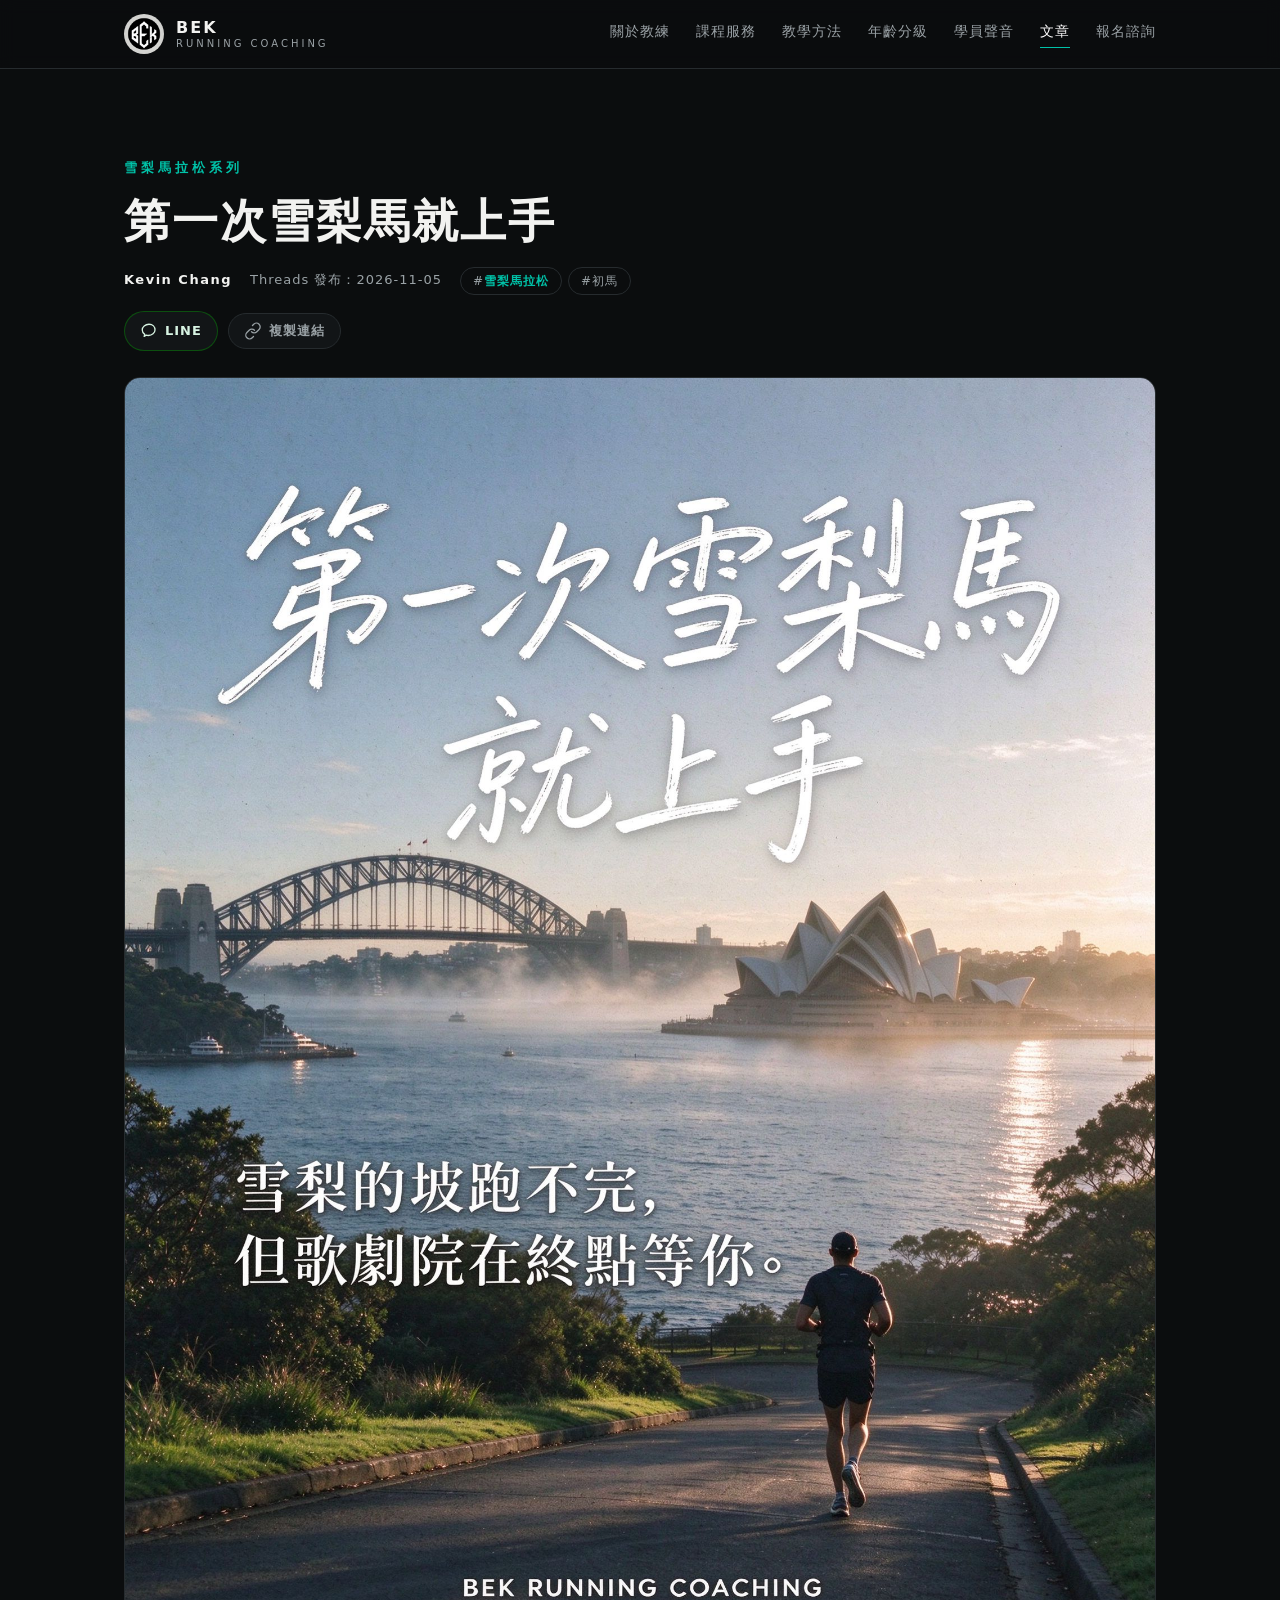
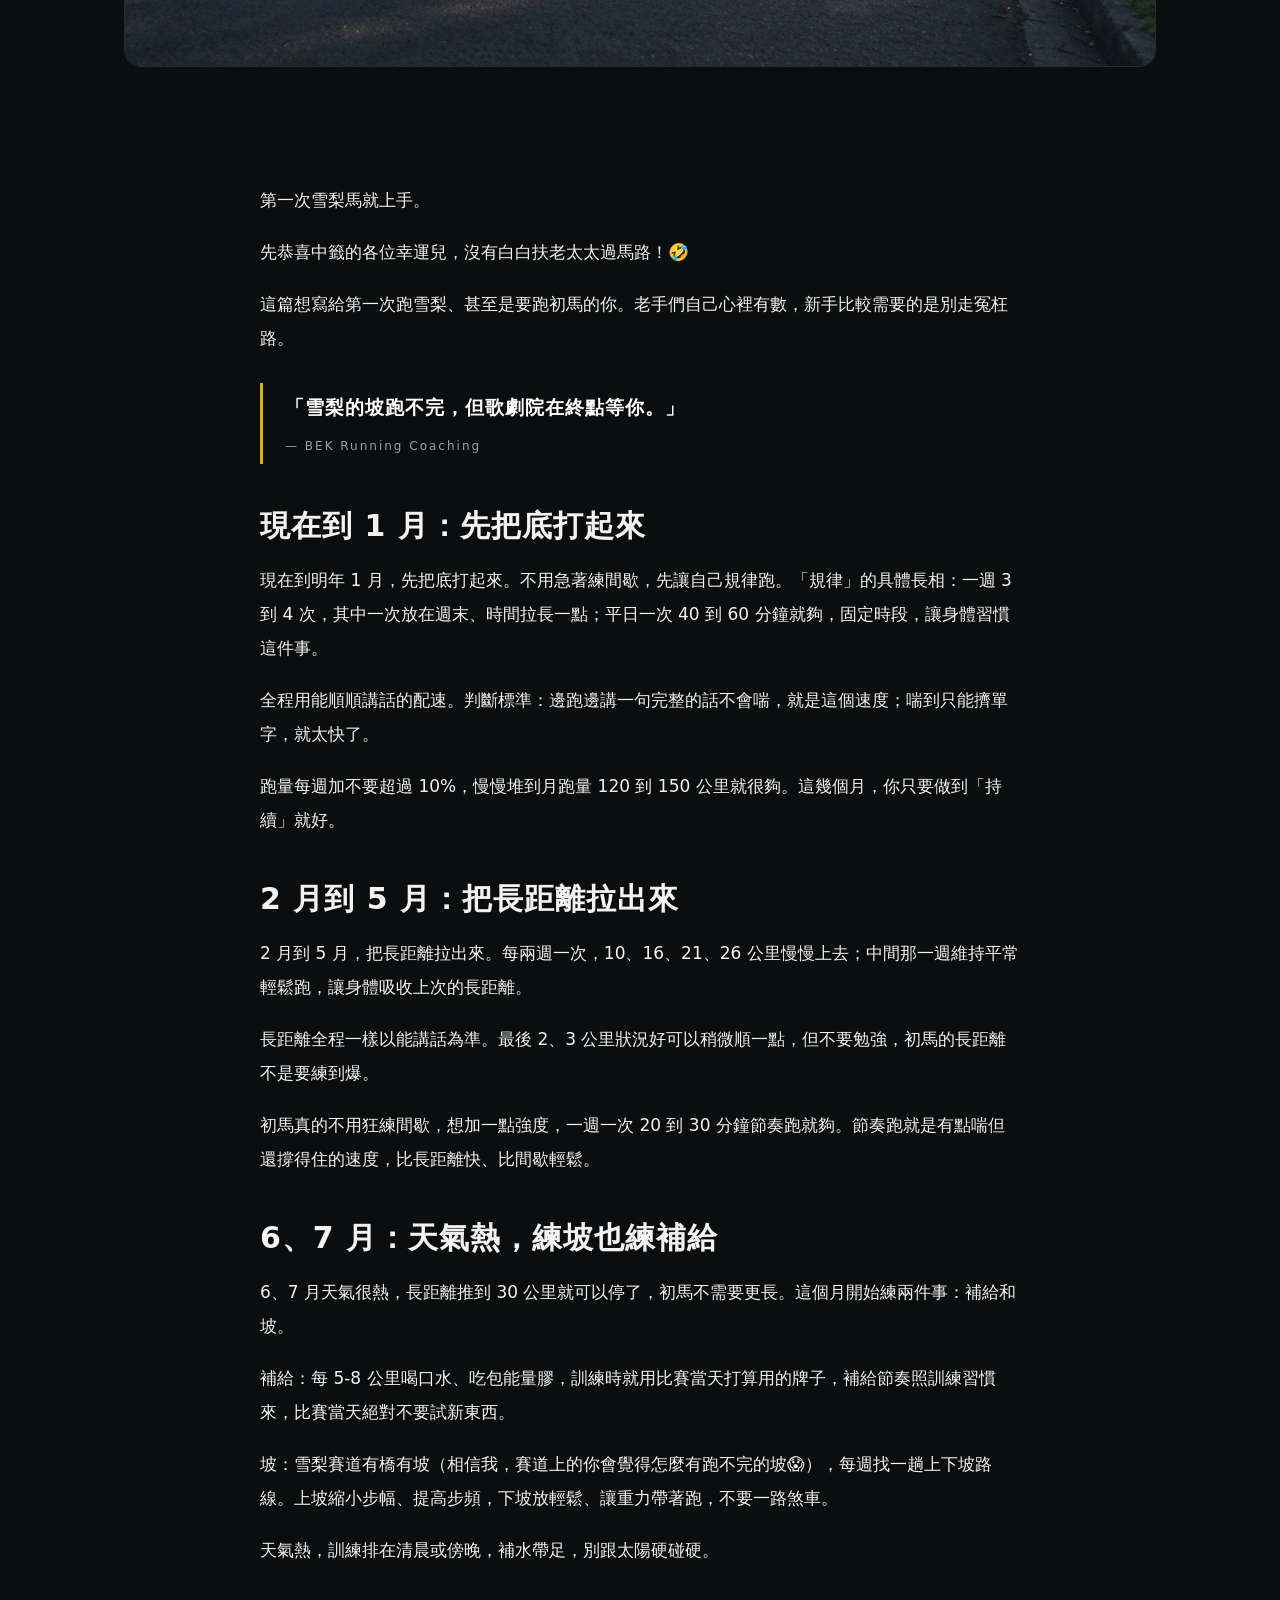
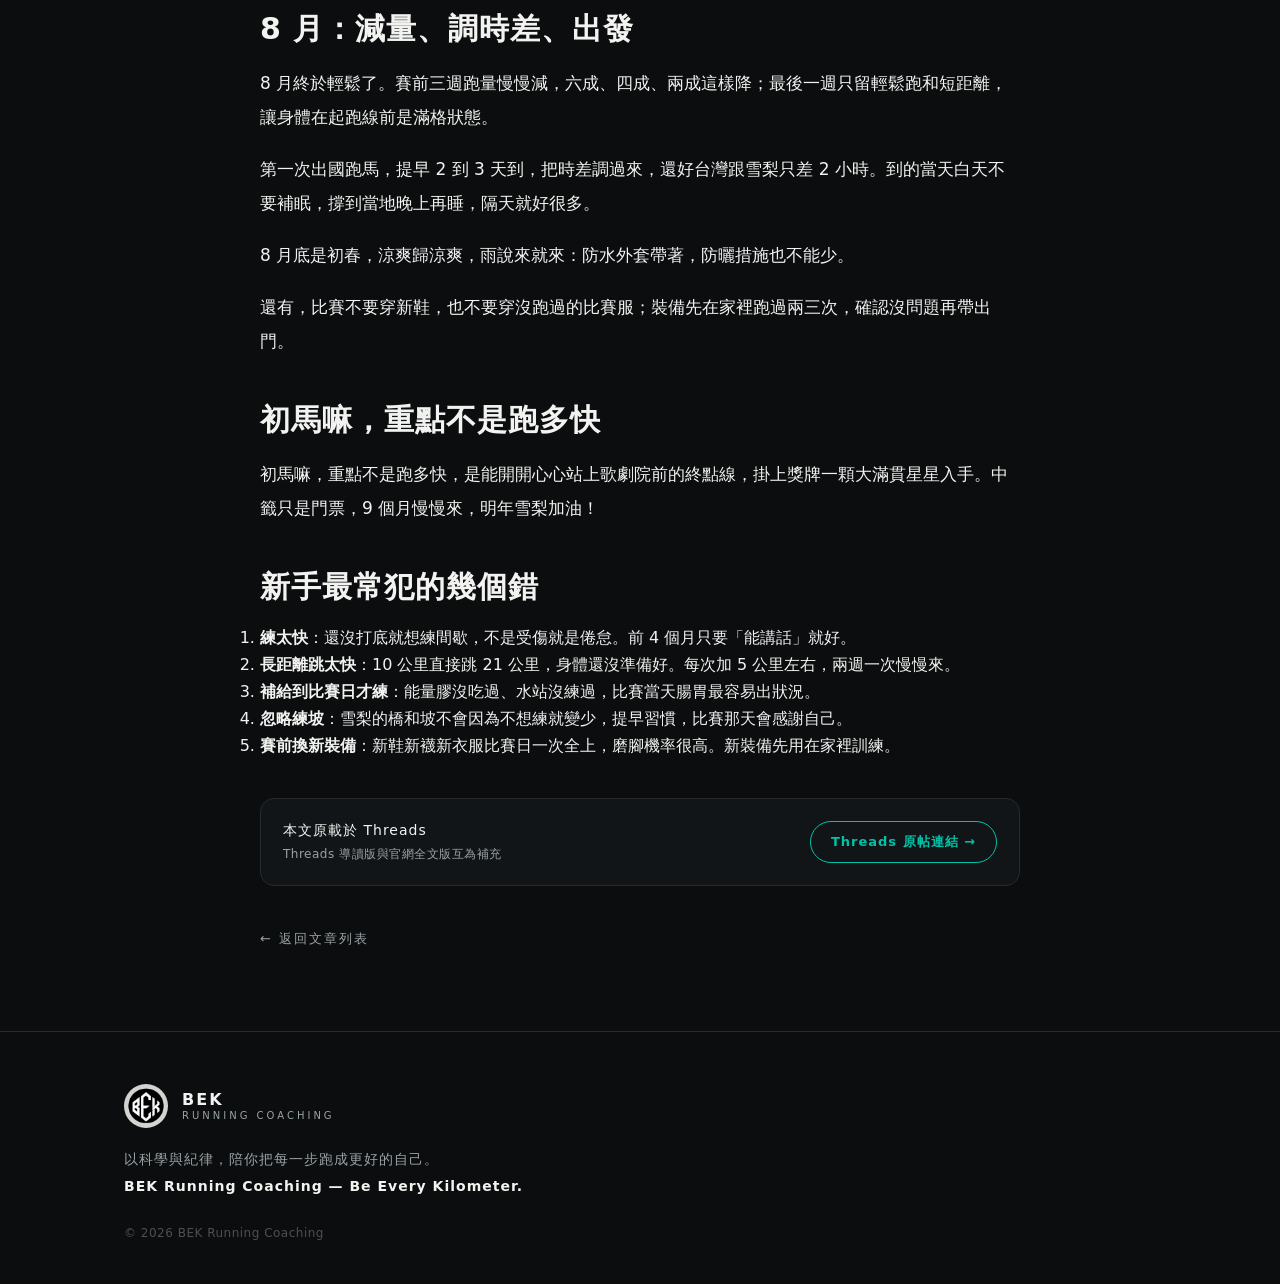
<file: articles/sydney-marathon-first-timer/index.html>
<!DOCTYPE html>
<html lang="zh-Hant">
<head>
<meta charset="UTF-8">
<meta name="viewport" content="width=device-width, initial-scale=1">
<link rel="canonical" href="https://bekrunning.tw/articles/sydney-marathon-first-timer/">
<title>第一次雪梨馬就上手｜BEK Running Coaching</title>
<meta name="description" content="第一次雪梨馬就上手，9 個月備賽時間軸：打底、長距離、練坡練補給、減量出發，附初馬新手最常犯的 5 個錯。BEK Running Coaching 雪梨馬拉松系列。">
<meta property="og:title" content="第一次雪梨馬就上手｜BEK Running Coaching">
<meta property="og:description" content="第一次雪梨馬就上手：9 個月備賽時間軸，打底、長距離、練坡練補給、減量出發。中籤只是門票，慢慢來就對了。">
<meta property="og:type" content="article">
<meta property="og:image" content="https://bekrunning.tw/assets/bek_logo.png">
<link rel="stylesheet" href="../../assets/articles.css">
<script type="application/ld+json">
{
  "@context": "https://schema.org",
  "@type": "Article",
  "headline": "第一次雪梨馬就上手",
  "description": "第一次雪梨馬就上手，9 個月備賽時間軸：打底、長距離、練坡練補給、減量出發，附初馬新手最常犯的 5 個錯。",
  "image": [
    "https://bekrunning.tw/assets/bek_logo.png"
  ],
  "datePublished": "2026-11-04",
  "dateModified": "2026-11-12",
  "inLanguage": "zh-Hant",
  "author": {
    "@type": "Person",
    "name": "Kevin Chang",
    "url": "https://bekrunning.tw/"
  },
  "publisher": {
    "@id": "https://bekrunning.tw/#organization"
  },
  "isPartOf": {
    "@id": "https://bekrunning.tw/#website"
  },
  "mainEntityOfPage": {
    "@type": "WebPage",
    "@id": "https://bekrunning.tw/articles/sydney-marathon-first-timer/"
  }
}
</script>
<!-- Google Analytics 4 -->
<script async src="https://www.googletagmanager.com/gtag/js?id=G-4G0TJLPG4D"></script>
<script>
  window.dataLayer = window.dataLayer || [];
  function gtag(){dataLayer.push(arguments);}
  gtag('js', new Date());
  gtag('config', 'G-4G0TJLPG4D');
</script>
</head>
<body>

<header>
  <div class="wrap nav">
    <div class="brand">
      <a href="../../"><img src="../../assets/bek_logo.png" alt="BEK 品牌標誌"></a>
      <a href="../../" class="brand-name">BEK<small>RUNNING COACHING</small></a>
    </div>
    <nav class="nav-links">
      <a href="../../#coach">關於教練</a>
      <a href="../../#courses">課程服務</a>
      <a href="../../#method">教學方法</a>
      <a href="../../#agegrade">年齡分級</a>
      <a href="../../#voice">學員聲音</a>
      <a href="../" class="on">文章</a>
      <a href="../../#contact">報名諮詢</a>
    </nav>
    <button class="nav-toggle" id="navToggle" aria-label="開啟選單" aria-expanded="false"><span></span><span></span><span></span></button>
  </div>
</header>

<section class="article-hero">
  <div class="wrap">
    <div class="kicker">雪梨馬拉松系列</div>
    <h1>第一次雪梨馬就上手</h1>
    <div class="article-meta">
      <span class="byline">Kevin Chang</span>
      <span>Threads 發布：2026-11-05</span>
      <span class="tags"><span class="tag">#<b>雪梨馬拉松</b></span><span class="tag">#初馬</span></span>
    </div>
    <div class="thumb"><img src="../../assets/articles/sydney-first-timer.jpg" alt="第一次雪梨馬就上手"></div>
  </div>
</section>

<section>
  <div class="wrap">
    <article class="prose">
      <p>第一次雪梨馬就上手。</p>
      <p>先恭喜中籤的各位幸運兒，沒有白白扶老太太過馬路！🤣</p>
      <p>這篇想寫給第一次跑雪梨、甚至是要跑初馬的你。老手們自己心裡有數，新手比較需要的是別走冤枉路。</p>
      <blockquote class="pullquote">
        「雪梨的坡跑不完，但歌劇院在終點等你。」
        <span class="src">— BEK Running Coaching</span>
      </blockquote>
      <h2>現在到 1 月：先把底打起來</h2>
      <p>現在到明年 1 月，先把底打起來。不用急著練間歇，先讓自己規律跑。「規律」的具體長相：一週 3 到 4 次，其中一次放在週末、時間拉長一點；平日一次 40 到 60 分鐘就夠，固定時段，讓身體習慣這件事。</p>
      <p>全程用能順順講話的配速。判斷標準：邊跑邊講一句完整的話不會喘，就是這個速度；喘到只能擠單字，就太快了。</p>
      <p>跑量每週加不要超過 10%，慢慢堆到月跑量 120 到 150 公里就很夠。這幾個月，你只要做到「持續」就好。</p>
      <h2>2 月到 5 月：把長距離拉出來</h2>
      <p>2 月到 5 月，把長距離拉出來。每兩週一次，10、16、21、26 公里慢慢上去；中間那一週維持平常輕鬆跑，讓身體吸收上次的長距離。</p>
      <p>長距離全程一樣以能講話為準。最後 2、3 公里狀況好可以稍微順一點，但不要勉強，初馬的長距離不是要練到爆。</p>
      <p>初馬真的不用狂練間歇，想加一點強度，一週一次 20 到 30 分鐘節奏跑就夠。節奏跑就是有點喘但還撐得住的速度，比長距離快、比間歇輕鬆。</p>
      <h2>6、7 月：天氣熱，練坡也練補給</h2>
      <p>6、7 月天氣很熱，長距離推到 30 公里就可以停了，初馬不需要更長。這個月開始練兩件事：補給和坡。</p>
      <p>補給：每 5-8 公里喝口水、吃包能量膠，訓練時就用比賽當天打算用的牌子，補給節奏照訓練習慣來，比賽當天絕對不要試新東西。</p>
      <p>坡：雪梨賽道有橋有坡（相信我，賽道上的你會覺得怎麼有跑不完的坡😱），每週找一趟上下坡路線。上坡縮小步幅、提高步頻，下坡放輕鬆、讓重力帶著跑，不要一路煞車。</p>
      <p>天氣熱，訓練排在清晨或傍晚，補水帶足，別跟太陽硬碰硬。</p>
      <h2>8 月：減量、調時差、出發</h2>
      <p>8 月終於輕鬆了。賽前三週跑量慢慢減，六成、四成、兩成這樣降；最後一週只留輕鬆跑和短距離，讓身體在起跑線前是滿格狀態。</p>
      <p>第一次出國跑馬，提早 2 到 3 天到，把時差調過來，還好台灣跟雪梨只差 2 小時。到的當天白天不要補眠，撐到當地晚上再睡，隔天就好很多。</p>
      <p>8 月底是初春，涼爽歸涼爽，雨說來就來：防水外套帶著，防曬措施也不能少。</p>
      <p>還有，比賽不要穿新鞋，也不要穿沒跑過的比賽服；裝備先在家裡跑過兩三次，確認沒問題再帶出門。</p>
      <h2>初馬嘛，重點不是跑多快</h2>
      <p>初馬嘛，重點不是跑多快，是能開開心心站上歌劇院前的終點線，掛上獎牌一顆大滿貫星星入手。中籤只是門票，9 個月慢慢來，明年雪梨加油！</p>
      <h2>新手最常犯的幾個錯</h2>
      <ol>
        <li><b>練太快</b>：還沒打底就想練間歇，不是受傷就是倦怠。前 4 個月只要「能講話」就好。</li>
        <li><b>長距離跳太快</b>：10 公里直接跳 21 公里，身體還沒準備好。每次加 5 公里左右，兩週一次慢慢來。</li>
        <li><b>補給到比賽日才練</b>：能量膠沒吃過、水站沒練過，比賽當天腸胃最容易出狀況。</li>
        <li><b>忽略練坡</b>：雪梨的橋和坡不會因為不想練就變少，提早習慣，比賽那天會感謝自己。</li>
        <li><b>賽前換新裝備</b>：新鞋新襪新衣服比賽日一次全上，磨腳機率很高。新裝備先用在家裡訓練。</li>
      </ol>
      <div class="threads-box">
        <div class="tt">本文原載於 Threads<small>Threads 導讀版與官網全文版互為補充</small></div>
        <a class="threads-link" href="https://www.threads.com/@kevinchang1225/post/DfXDFyXgT34" target="_blank" rel="noopener">Threads 原帖連結 →</a>
      </div>
      <a class="back" href="../">← 返回文章列表</a>
    </article>
  </div>
</section>

<footer>
  <div class="wrap">
    <div class="footer-brand">
      <img src="../../assets/bek_logo.png" alt="BEK 品牌標誌">
      <div class="name">BEK<small>RUNNING COACHING</small></div>
    </div>
    <p class="slogan">以科學與紀律，陪你把每一步跑成更好的自己。<br><b>BEK Running Coaching — Be Every Kilometer.</b></p>
    <p class="copy">© 2026 BEK Running Coaching</p>
  </div>
</footer>

<script>
  var t=document.getElementById('navToggle'),n=document.querySelector('.nav');
  t.addEventListener('click',function(){n.classList.toggle('open');t.setAttribute('aria-expanded',n.classList.contains('open'));});
</script>
<script src="../../assets/share.js" defer></script>
<!-- Cloudflare Web Analytics -->
<script type='module' src='https://static.cloudflareinsights.com/beacon.min.js' data-cf-beacon='{"token": "ca54834d8135421ea9c4edc3d8f59f64"}'></script>
<!-- End Cloudflare Web Analytics -->
</body>
</html>
</file>
<file: assets/articles.css>
/* BEK Running Coaching — 文章專區共用樣式 v1.0（2026-11-04 CIS 專員建置）
   品牌色：黑底 #0b0d0e／綠 accent #00c2a8／金 #d4af37／BEK 品牌字體 */
:root{
  --bg:#0b0d0e; --bg2:#121517; --line:#262b2e; --tx:#f2f2f0; --tx2:#9aa2a6;
  --green:#00c2a8; --gold:#d4af37;
}
*{margin:0;padding:0;box-sizing:border-box}
html{scroll-behavior:smooth}
body{background:var(--bg);color:var(--tx);font-family:"PingFang TC","Noto Sans TC","Microsoft JhengHei",system-ui,-apple-system,"Helvetica Neue",sans-serif;line-height:1.7;-webkit-font-smoothing:antialiased}
a{color:inherit;text-decoration:none}
img{max-width:100%;display:block}
.wrap{max-width:1080px;margin:0 auto;padding:0 24px}
section{padding:72px 0}
.kicker{font-size:13px;letter-spacing:4px;color:var(--green);text-transform:uppercase;margin-bottom:14px;font-weight:700}
h1{font-size:clamp(30px,5vw,46px);font-weight:900;letter-spacing:2px;line-height:1.25;margin-bottom:14px}
h2{font-size:clamp(22px,3.5vw,30px);font-weight:800;letter-spacing:1px;margin:0 0 12px}
.sub{color:var(--tx2);font-size:16px;max-width:660px;line-height:1.9}

/* ── header ── */
header{position:sticky;top:0;z-index:50;background:rgba(11,13,14,.92);backdrop-filter:blur(8px);-webkit-backdrop-filter:blur(8px);border-bottom:1px solid var(--line)}
.nav{display:flex;align-items:center;justify-content:space-between;height:68px;position:relative}
.brand{display:flex;align-items:center;gap:12px}
.brand img{width:40px;height:40px;border-radius:50%}
.brand-name{font-weight:800;letter-spacing:2px;font-size:16px;line-height:1.2}
.brand-name small{display:block;font-size:10px;letter-spacing:3px;color:var(--tx2);font-weight:500}
.nav-links{display:none;gap:26px;font-size:14px;letter-spacing:1px;color:var(--tx2)}
.nav-links a:hover{color:#fff}
.nav-links a.on{color:#fff;border-bottom:1px solid var(--green);padding-bottom:3px}
.nav-toggle{display:flex;flex-direction:column;gap:5px;background:none;border:0;cursor:pointer;padding:8px}
.nav-toggle span{width:22px;height:2px;background:var(--tx);display:block}
@media(min-width:768px){
  .nav-links{display:flex}
  .nav-toggle{display:none}
}
@media(max-width:767px){
  .nav-links{position:absolute;top:68px;left:0;right:0;flex-direction:column;gap:0;background:rgba(11,13,14,.97);border-bottom:1px solid var(--line);padding:6px 18px 12px;max-height:0;overflow:hidden;transition:max-height .3s ease;display:flex}
  .nav.open .nav-links{max-height:480px}
  .nav-links a{padding:13px 4px;border-bottom:1px solid var(--line);font-size:17px;letter-spacing:1px}
  .nav-links a:last-child{border-bottom:0}
  .nav-links a.on{border-bottom:1px solid var(--line)}
}

/* ── 文章列表頁 ── */
.list-head{padding:92px 0 36px}
.article-grid{display:grid;grid-template-columns:1fr;gap:18px;margin-top:34px}
@media(min-width:820px){.article-grid{grid-template-columns:1fr 1fr}}
.article-card{border:1px solid var(--line);border-radius:16px;overflow:hidden;background:var(--bg2);display:flex;flex-direction:column}
.article-card .thumb{aspect-ratio:4/5;overflow:hidden;background:var(--bg)}
.article-card .thumb.wide{aspect-ratio:16/9}
.article-card .thumb.wide img{object-fit:contain;background:#0e1416}
.article-card .thumb img{width:100%;height:100%;object-fit:cover;transition:transform .4s ease}
.article-card:hover .thumb img{transform:scale(1.03)}
.article-card .thumb .ph{width:100%;height:100%;display:flex;align-items:center;justify-content:center;color:#4a5156;font-size:13px;letter-spacing:1px;background:linear-gradient(180deg,var(--bg2),var(--bg))}
.article-card .body{padding:22px 22px 24px;display:flex;flex-direction:column;gap:10px;flex:1}
.series{font-size:12px;letter-spacing:2px;color:var(--green);font-weight:700}
.article-card h3{font-size:20px;font-weight:800;letter-spacing:1px;line-height:1.5}
.article-card h3 a:hover{color:var(--green)}
.article-card .meta{font-size:12.5px;color:var(--tx2);letter-spacing:1px}
.article-card .meta .soon{color:var(--gold);border:1px solid var(--gold);border-radius:999px;padding:1px 10px;margin-left:6px;font-size:11px;letter-spacing:1px}
.article-card .summary{font-size:14px;color:var(--tx2);line-height:1.8}
.article-card .summary.ph{color:#5b6368;border:1px dashed #3a4043;border-radius:8px;padding:9px 13px;font-size:12.5px;letter-spacing:.5px}
.tags{display:flex;flex-wrap:wrap;gap:6px;margin-top:2px}
.tag{font-size:12px;letter-spacing:1px;color:var(--tx2);border:1px solid var(--line);border-radius:999px;padding:3px 12px}
.tag b{color:var(--green)}
.more{margin-top:auto;font-size:13px;color:var(--green);letter-spacing:1px;font-weight:700}
.article-card:hover .more{color:var(--gold)}

/* ── 單篇文章頁 ── */
.article-hero{padding:88px 0 28px}
.article-meta{display:flex;flex-wrap:wrap;align-items:center;gap:8px 18px;font-size:13px;color:var(--tx2);letter-spacing:1px;margin:6px 0 4px}
.article-meta .byline{color:var(--tx);font-weight:700;letter-spacing:1.5px}
.article-hero .thumb{border:1px solid var(--line);border-radius:16px;overflow:hidden;margin-top:26px}
.article-hero .thumb.ph{height:320px;display:flex;align-items:center;justify-content:center;color:#4a5156;font-size:13px;letter-spacing:1px;background:linear-gradient(180deg,var(--bg2),var(--bg))}
.prose{max-width:760px;margin:0 auto;padding:16px 0 8px}
.prose p{color:var(--tx);font-size:17px;line-height:2;margin-bottom:18px}
.prose h2{margin-top:36px}
.prose figure{margin:26px auto;max-width:560px}
.prose figure img{width:100%;height:auto;display:block;border-radius:12px;border:1px solid var(--line)}
.prose figcaption{font-size:14px;color:var(--tx2);line-height:1.9;margin-top:10px;letter-spacing:.3px}
.prose .divider{border:0;border-top:1px solid var(--line);margin:34px 0}
.prose .placeholder-body{border:1px dashed #3a4043;border-radius:14px;padding:26px 24px;color:#5b6368;font-size:14px;line-height:1.9;letter-spacing:.5px;margin:0 0 22px}
.pullquote{border-left:3px solid var(--gold);padding:6px 0 6px 22px;margin:28px 0;color:#fff;font-size:19px;font-weight:700;letter-spacing:1px;line-height:1.9}
.pullquote .src{display:block;font-size:12px;color:var(--tx2);font-weight:500;letter-spacing:2px;margin-top:10px}
.threads-box{margin:38px 0 0;border:1px solid var(--line);border-radius:14px;padding:20px 22px;background:var(--bg2);display:flex;flex-wrap:wrap;align-items:center;gap:12px;justify-content:space-between}
.threads-box .tt{font-size:14px;color:var(--tx);letter-spacing:1px}
.threads-box .tt small{display:block;color:var(--tx2);font-size:12px;margin-top:2px;letter-spacing:.5px}
.threads-link{font-size:13px;color:var(--green);letter-spacing:1px;border:1px solid var(--green);border-radius:999px;padding:9px 20px;font-weight:700}
.threads-link:hover{background:var(--green);color:#0b0d0e}
.threads-link.ph{color:var(--tx2);border-color:var(--line);cursor:default;opacity:.8;font-weight:500}
.related{margin-top:40px;border-top:1px solid var(--line);padding-top:28px}
.related h3{font-size:14px;letter-spacing:2px;color:var(--tx2);margin-bottom:16px}
.related-list{display:grid;grid-template-columns:1fr;gap:12px}
@media(min-width:640px){.related-list{grid-template-columns:1fr 1fr}}
.related-card{border:1px solid var(--line);border-radius:12px;padding:16px 18px;background:var(--bg);display:block}
.related-card b{font-size:15px;letter-spacing:1px;display:block;margin-bottom:5px;line-height:1.5}
.related-card span{font-size:12px;color:var(--tx2);letter-spacing:1px}
.related-card:hover{border-color:var(--green)}
.related-card:hover b{color:var(--green)}
.back{display:inline-block;margin:42px 0 0;font-size:13px;letter-spacing:2px;color:var(--tx2)}
.back:hover{color:var(--green)}

/* ── 文章分享列 ── */
.share-bar{display:flex;flex-wrap:wrap;align-items:center;gap:10px;margin:16px 0 0}
.share-btn{display:inline-flex;align-items:center;gap:7px;border:1px solid var(--line);border-radius:999px;background:var(--bg2);color:var(--tx2);font-size:13px;letter-spacing:1px;font-weight:700;padding:8px 15px;cursor:pointer;font-family:inherit;transition:border-color .2s,color .2s,background .2s}
.share-btn svg{flex-shrink:0}
.share-btn:hover{border-color:var(--green);color:var(--green)}
.share-line{color:#d7f3e2;border-color:rgba(0,185,0,.35)}
.share-line:hover{background:#00b900;border-color:#00b900;color:#0b0d0e}
.share-btn.copied{border-color:var(--green);color:var(--green)}

/* ── footer ── */
footer{border-top:1px solid var(--line);padding:52px 0 40px}
.footer-brand{display:flex;align-items:center;gap:14px;margin-bottom:18px}
.footer-brand img{width:44px;height:44px;border-radius:50%}
.footer-brand .name{font-weight:800;letter-spacing:2px;line-height:1.2}
.footer-brand .name small{display:block;font-size:10px;letter-spacing:3px;color:var(--tx2);font-weight:500}
footer .slogan{color:var(--tx2);font-size:14px;letter-spacing:1px;line-height:1.9}
footer .slogan b{color:var(--tx)}
footer .copy{margin-top:24px;font-size:12px;color:#4a5156;letter-spacing:.5px}

/* ── 行動版微調 ── */
@media(max-width:767px){
  body{font-size:18px;line-height:1.8}
  .wrap{padding:0 18px}
  section{padding:56px 0}
  .kicker{font-size:13px;letter-spacing:3px;margin-bottom:10px}
  h1{font-size:34px}
  .sub{font-size:17px;line-height:1.9}
  .article-card h3{font-size:19px}
  .article-hero{padding:64px 0 18px}
  .article-hero .thumb.ph{height:220px}
  .prose p{font-size:17px;line-height:2}
  .pullquote{font-size:17px}
  .share-bar{gap:8px;margin-top:14px}
  .share-btn{font-size:13px;padding:8px 13px}
  footer{padding:44px 0 32px}
  footer .slogan{font-size:15px}
  footer .copy{font-size:13px}
}
</file>
